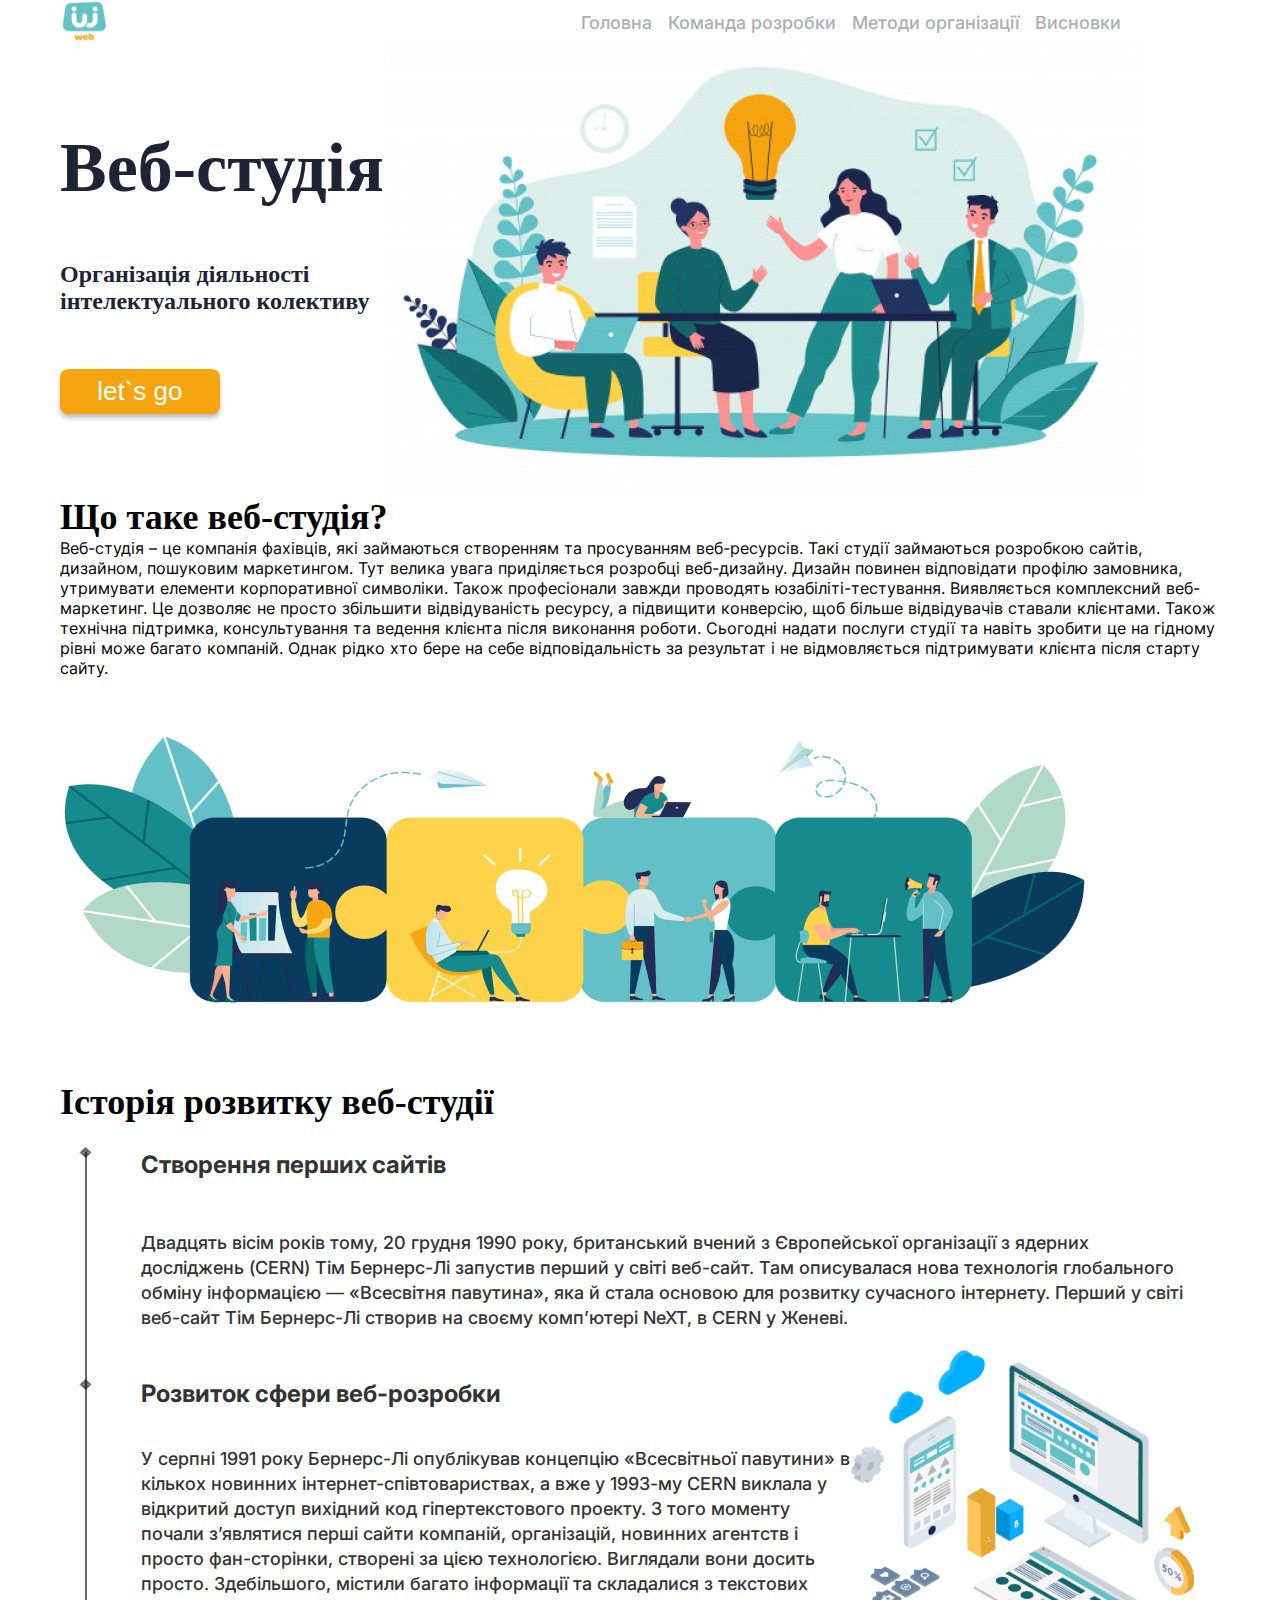
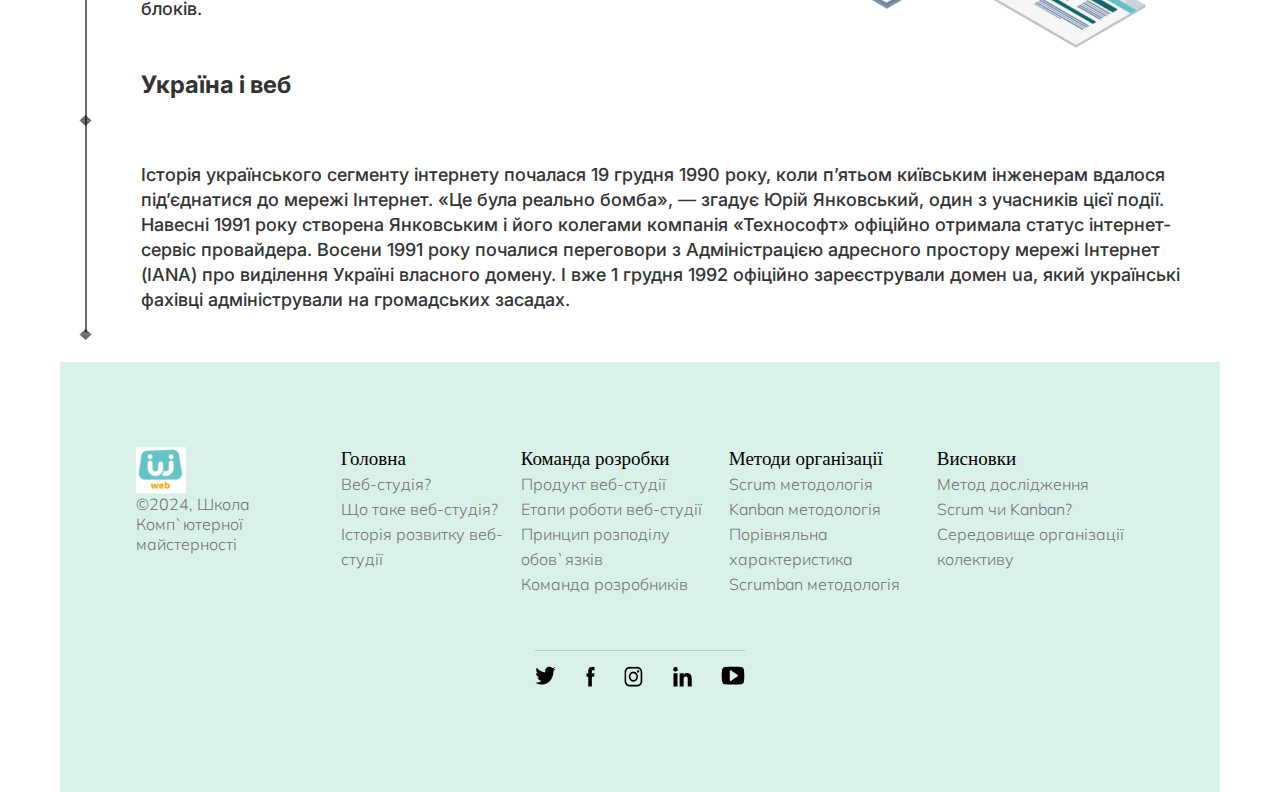
<file: index.html>
<!DOCTYPE html>
<html lang="en">
<head>
    <meta charset="UTF-8">
    <meta name="viewport" content="width=device-width, initial-scale=1.0">
    <link rel="stylesheet" href="css/style.css">
    <title>Веб-студія</title>
    <link rel="shortcut icon" href="img/favicon.png" type="image/x-icon">
    <link rel="preconnect" href="https://fonts.googleapis.com">
    <link rel="preconnect" href="https://fonts.gstatic.com" crossorigin>
    <link href="https://fonts.googleapis.com/css2?family=Inter:wght@100..900&family=Mulish:ital,wght@0,200..1000;1,200..1000&display=swap" rel="stylesheet">
    <link rel="preconnect" href="https://fonts.googleapis.com">
    <link rel="preconnect" href="https://fonts.gstatic.com" crossorigin>
    <link href="https://fonts.googleapis.com/css2?family=Mulish:ital@0;1&display=swap" rel="stylesheet">
    <link rel="preconnect" href="https://fonts.googleapis.com">
    <link rel="preconnect" href="https://fonts.gstatic.com" crossorigin>
    <link href="https://fonts.googleapis.com/css2?family=Mulish:ital@0;1&display=swap" rel="stylesheet">
</head>
<body>
    <div class="container">
        <header class="header">
            <img class="logo" src="img/logo.png" alt="Зображення">
            <input id="check" type="checkbox">
            <label for="check">
                <span></span>
            </label>
            <ul>
                <li><a class="link" href="index.html">Головна</a></li>
                <li><a class="link" href="comand_web_it.html">Команда розробки</a></li>
                <li><a class="link" href="organisations.html">Методи організації</a></li>
                <li><a class="link" href="results.html">Висновки</a></li>
            </ul>
        </header>
        <main class="main">
            <section class="section1" id="1"> 
                <div class="text_section1">
                    <h1 class="title_section1">Веб-студія</h1>
                    <p class="content_section1">Організація діяльності<br>інтелектуального колективу</p>
                    <button type="submit" class="button">let`s go</button>
                </div>
                <picture>
                    <source srcset="img/section1@1x.png 1x, img/section1@2x.png 2x" media="(min-width: 500px)"/>
                    <img src="img/section1@1x.png" alt="Тут мало бути зображення" class="img_section1">
                </picture>
            </section>
            <section class="section2" id="2">
                <h1 class="title_section2">Що таке веб-студія?</h1>
                <p class="text_section2">Веб-студія – це компанія фахівців, які займаються створенням та просуванням веб-ресурсів. Такі студії займаються розробкою сайтів, дизайном, пошуковим маркетингом. Тут велика увага приділяється розробці веб-дизайну. Дизайн повинен відповідати профілю замовника, утримувати елементи корпоративної символіки. Також професіонали завжди проводять юзабіліті-тестування. Виявляється комплексний веб-маркетинг. Це дозволяє не просто збільшити відвідуваність ресурсу, а підвищити конверсію, щоб більше відвідувачів ставали клієнтами. Також технічна підтримка, консультування та ведення клієнта після виконання роботи. Сьогодні надати послуги студії та навіть зробити це на гідному рівні може багато компаній. Однак рідко хто бере на себе відповідальність за результат і не відмовляється підтримувати клієнта після старту сайту.</p>
                <picture>
                    <source srcset="img/section2@1x.png 1x, img/section2@2x.png 2x" media="(min-width: 500px)"/>
                    <img src="img/section2@1x.png" alt="Тут мало бути зображення" class="img_section2">
                </picture>
            </section>
            <section class="block_history" id="3">
                <h1 class="title_history">Історія розвитку веб-студії</h1>
                <section class="container_block_history">
                    <section class="container_time">
                        <section class="point1">
                            <img src="img/point.svg" alt="point">
                        </section>
                        <section class="point2">
                            <img src="img/point.svg" alt="point">
                        </section>
                        <section class="line_time"></section>
                        <section class="point3">
                            <img src="img/point.svg" alt="point">
                        </section>
                        <section class="point4">
                            <img src="img/point.svg" alt="point">
                        </section>
                    </section>
                    <section class="container_block_text_and_img">
                        <section class="block_history_text">
                            <h1>Створення перших сайтів</h1>
                            <p class="text_block_history_text">Двадцять вісім років тому, 20 грудня
                                1990 року, британський вчений з Європейської організації з ядерних досліджень
                                (CERN) Тім Бернерс-Лі запустив перший у світі веб-сайт. Там описувалася нова технологія глобального обміну інформацією
                                — «Всесвітня павутина», яка й стала основою для розвитку сучасного інтернету. Перший у світі веб-сайт Тім Бернерс-Лі
                                    створив на своєму компʼютері NeXT, в CERN у Женеві.
                            </p>
                        </section>
                        <section class="block_history_text_and_img">
                            <section class="text_history_and_img">
                                <h1>Розвиток сфери веб-розробки</h1>
                                <p class="text_block_history_text">У серпні 1991 року Бернерс-Лі опублікував концепцію «Всесвітньої павутини» 
                                    в кількох новинних інтернет-співтовариствах, а вже у 1993-му CERN виклала у відкритий доступ вихідний код 
                                    гіпертекстового проекту. З того моменту почали зʼявлятися перші сайти компаній, організацій, 
                                    новинних агентств і просто фан-сторінки, створені за цією технологією. Виглядали вони досить просто. Здебільшого, містили багато інформації та складалися з текстових блоків.
                                </p>
                            </section>
                            <picture>
                                <source srcset="img/it@1x.png 1x, img/it@2x.png 2x, img/it@3x.png 3x">
                                <img src="img/it@1x.png" alt="">
                            </picture>
                        </section>
                            <section class="block_history_text">
                                <h1>Україна і веб</h1>
                                <p class="text_block_history_text">Історія українського сегменту інтернету почалася 19 грудня 1990 року, 
                                    коли пʼятьом київським інженерам вдалося підʼєднатися до мережі Інтернет. «Це була реально бомба», 
                                    — згадує Юрій Янковський, один з учасників цієї події. Навесні 1991 року створена Янковським і його колегами компанія 
                                    «Технософт» офіційно отримала статус інтернет-сервіс провайдера. Восени 1991 року почалися переговори з Адміністрацією адресного простору мережі Інтернет 
                                    (IANA) про виділення Україні власного домену. І вже 1 грудня 1992 офіційно зареєстрували домен ua, 
                                    який українські фахівці адміністрували на громадських засадах.
                                </p>
                            </section>
                    </section>
                </section>
            </section>
        </main>
        <footer>
            <nav class="footernav">
                <div class="footerblocklogo">
                    <img src="img/logofooter.png" class="logofooter">
                    <p class="copyrigth">©2024, Школа Комп`ютерної майстерності</p>
                </div>
                <div class="container_footerblock">
                    <div class="footerblock">
                        <a href="index.html" class="mainnavlink">Головна</a>
                        <a class="mainnavlink navlink" href="#1"><p>Веб-студія?</p></a>
                        <a class="mainnavlink navlink" href="#2"><p>Що таке веб-студія?</p></a>
                        <a class="mainnavlink navlink" href="#3"><p>Історія розвитку веб-студії</p></a>
                    </div>
                    <div class="footerblock">
                        <a href="comand_web_it.html" class="mainnavlink">Команда розробки</a>
                        <a class="mainnavlink navlink" href="#4"><p>Продукт веб-студії</p></a>
                        <a class="mainnavlink navlink" href="#5"><p>Етапи роботи веб-студії</p></a>
                        <a class="mainnavlink navlink" href="#6"><p>Принцип розподілу обов`язків</p></a>
                        <a class="mainnavlink navlink" href="#7"><p>Команда розробників</p></a>
                    </div>
                    <div class="footerblock">
                        <a href="organisations.html" class="mainnavlink">Методи організації</a>
                        <a class="mainnavlink navlink" href="#8"><p>Scrum методологія</p></a>
                        <a class="mainnavlink navlink" href="#9"><p>Kanban методологія</p></a>
                        <a class="mainnavlink navlink" href="#10"><p>Порівняльна характеристика</p></a>
                        <a class="mainnavlink navlink" href="#11"><p>Scrumban методологія</p></a>
                    </div>
                    <div class="footerblock">
                        <a href="results.html" class="mainnavlink">Висновки</a>
                        <a class="mainnavlink navlink" href="#12"><p>Метод дослідження</p></a>
                        <a class="mainnavlink navlink" href="#13"><p>Scrum чи Kanban?</p></a>
                        <a class="mainnavlink navlink" href="#14"><p>Середовище організації колективу</p></a>
                    </div>
                </div>
            </nav>
            <div class="block_socials">
                <div class="block_icons">
                    <a href="https://twitter.com/" target="_blank"><img src="img/twitter.png" alt="twitter"></a>
                    <a href="https://facebook.com/" target="_blank"><img src="img/facebook.png" alt="facebook"></a>
                    <a href="https://instagram.com/" target="_blank"><img src="img/instagram.png" alt="instagram"></a>
                    <a href="https://linkedin.com/feed/" target="_blank"><img src="img/linkedin.png" alt="linkedin"></a>
                    <a href="https://youtube.com/" target="_blank" hreflang=""><img src="img/youtube.png" alt="youtube"></a>
                </div>
            </div>
        </footer>
    </div>
</body>
</html>
</file>
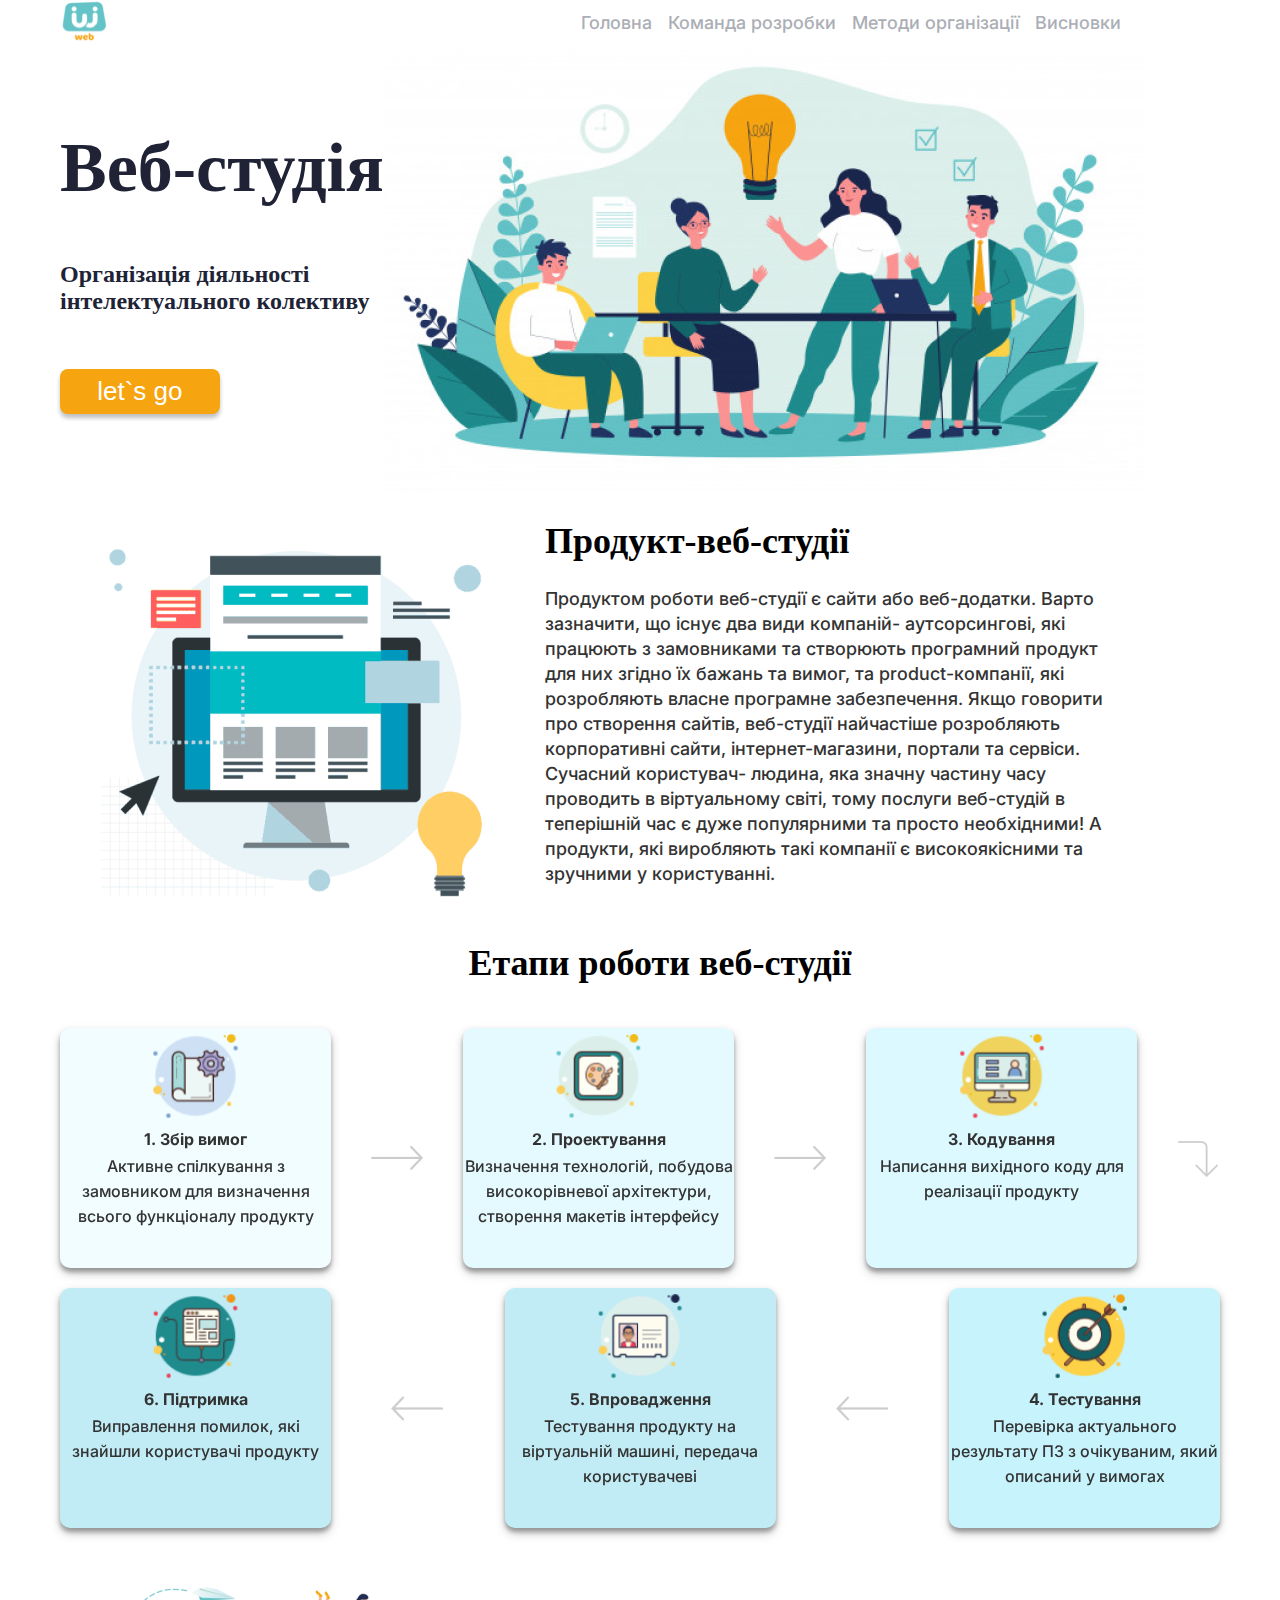
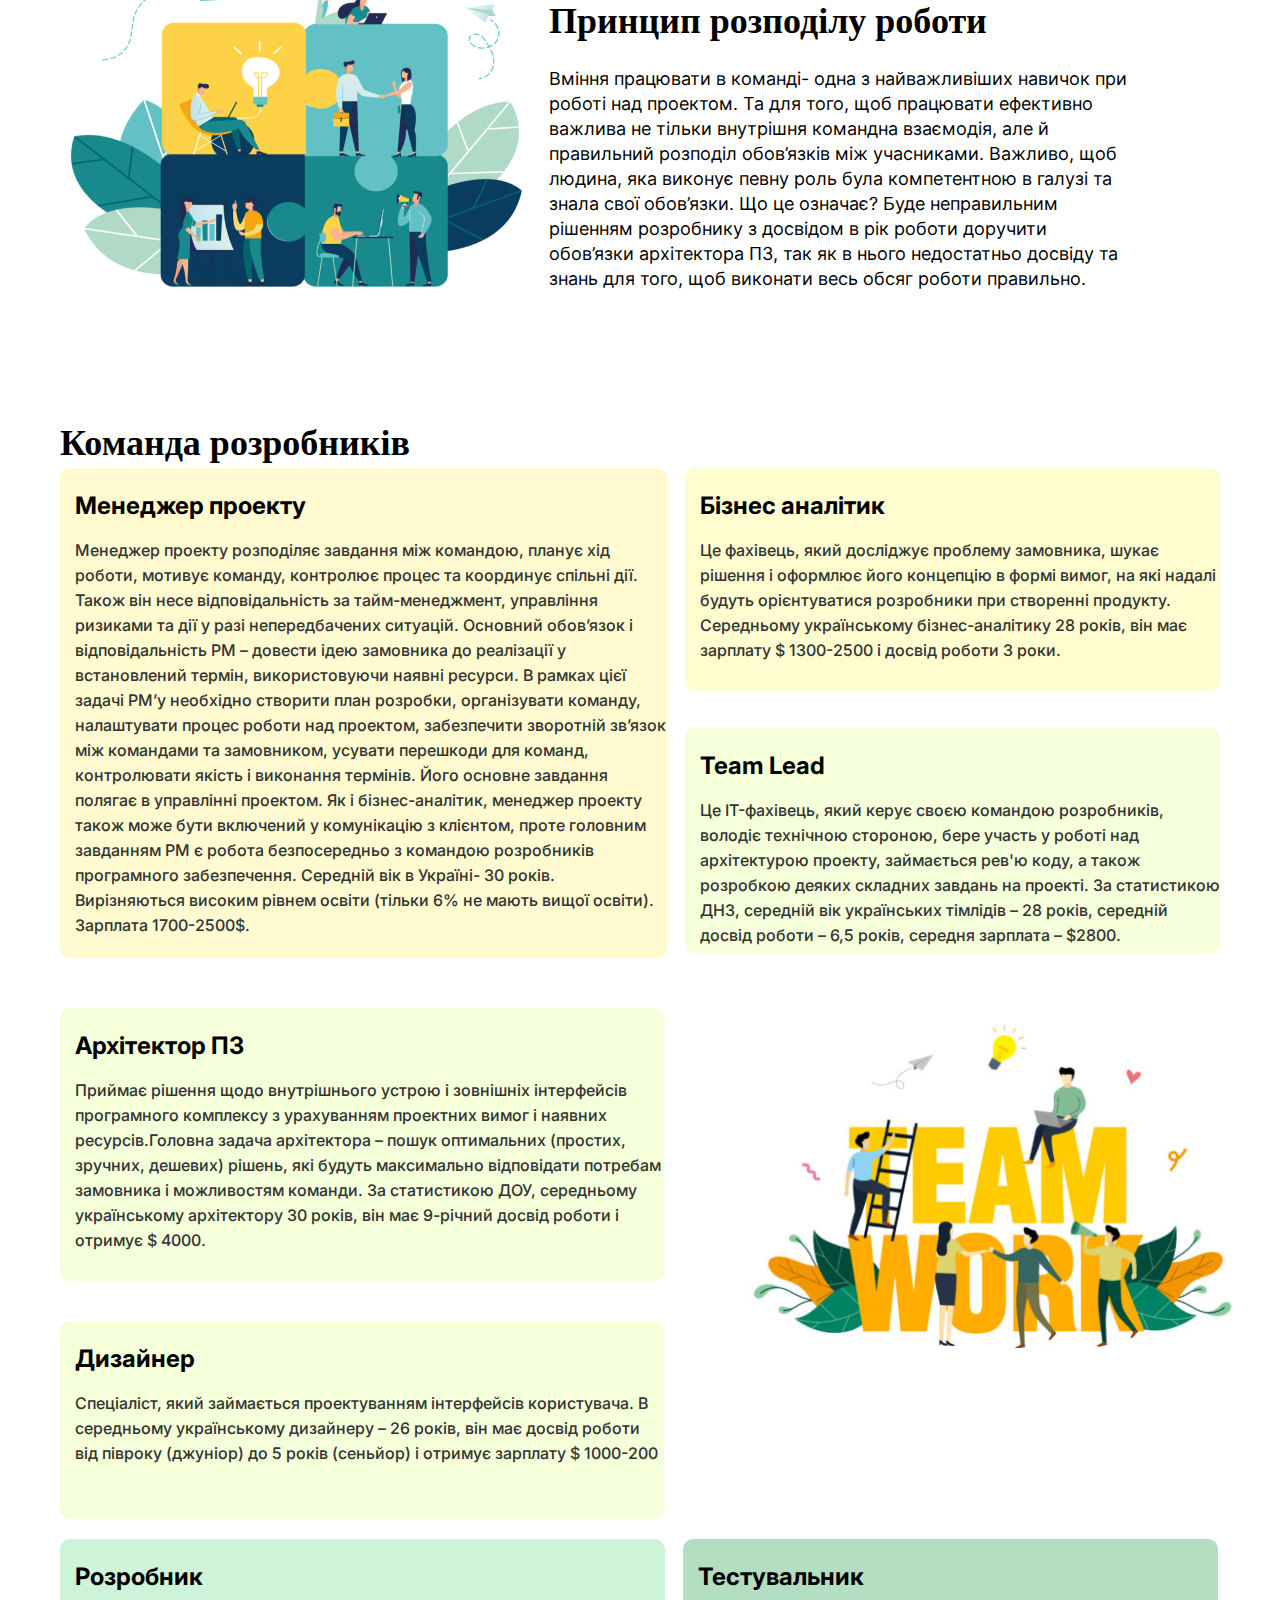
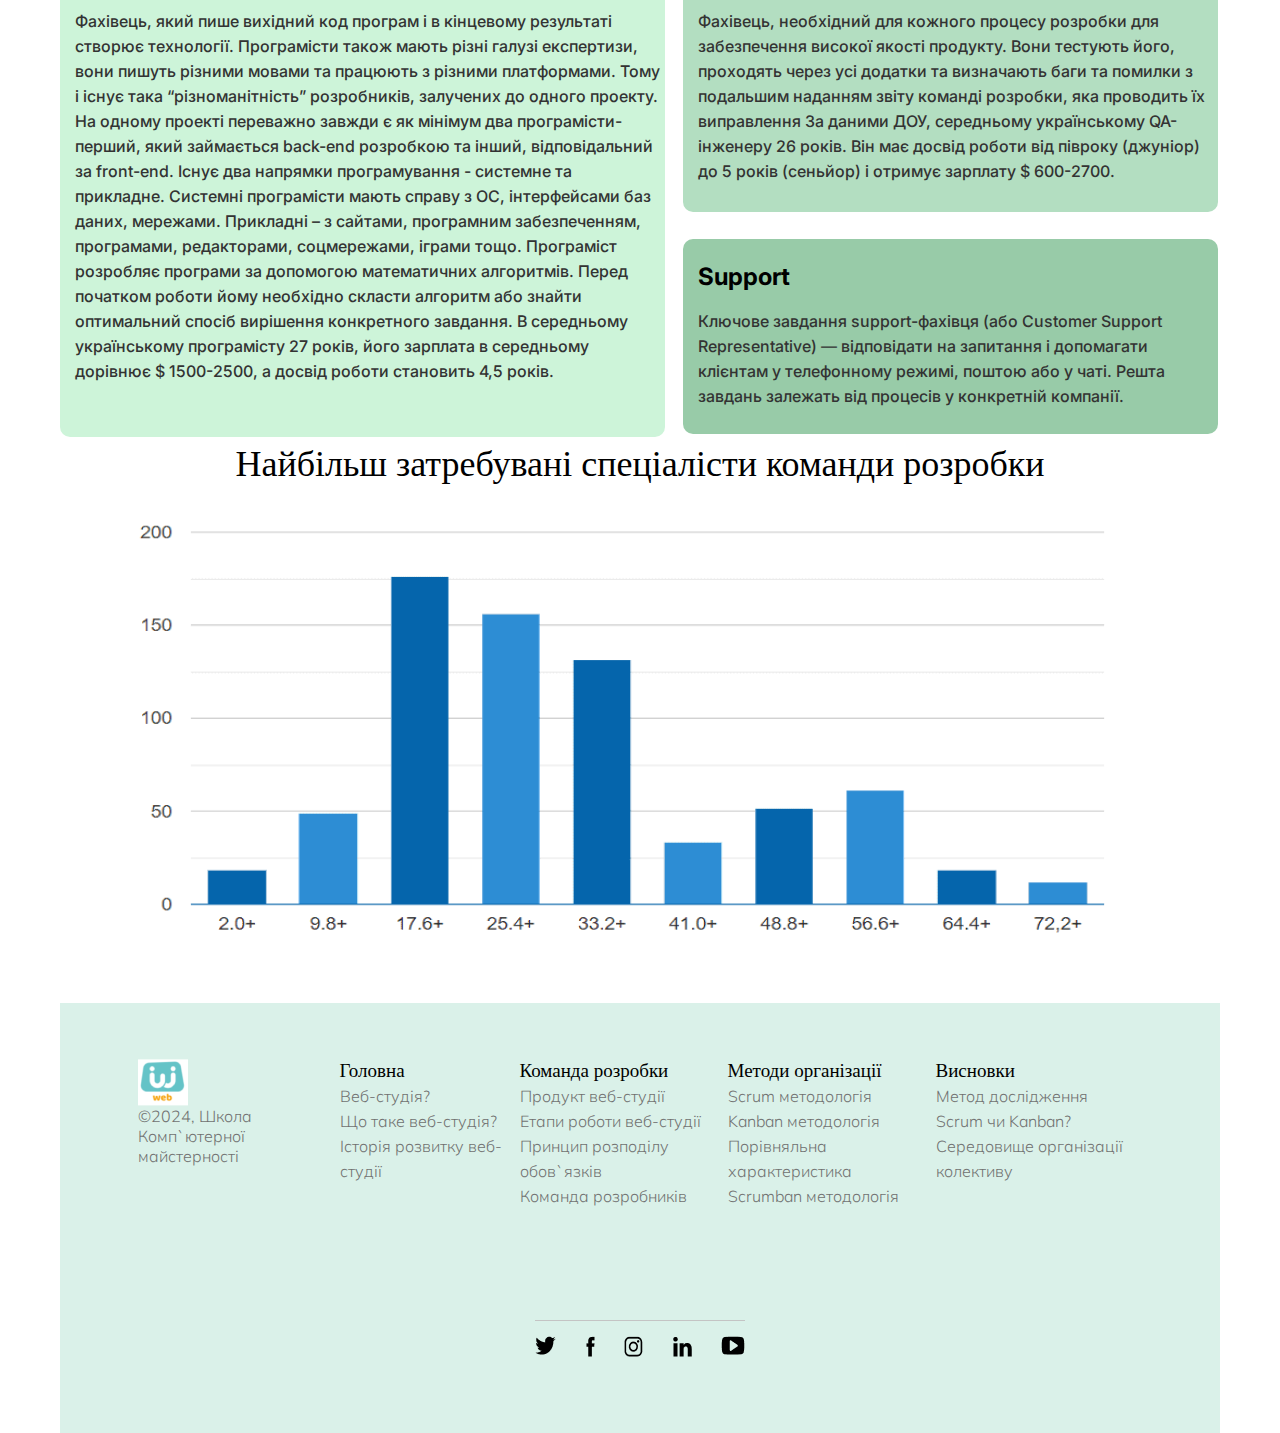
<file: comand_web_it.html>
<!DOCTYPE html>
<html lang="en">
<head>
    <meta charset="UTF-8">
    <meta name="viewport" content="width=device-width, initial-scale=1.0">
    <link rel="stylesheet" href="css/comand_web_it.css">
    <title>Команда розробки</title>
    <link rel="shortcut icon" href="img/favicon.png" type="image/x-icon">
    <link rel="preconnect" href="https://fonts.googleapis.com">
    <link rel="preconnect" href="https://fonts.gstatic.com" crossorigin>
    <link href="https://fonts.googleapis.com/css2?family=Inter:wght@100..900&family=Mulish:ital,wght@0,200..1000;1,200..1000&display=swap" rel="stylesheet">
    <link rel="preconnect" href="https://fonts.googleapis.com">
    <link rel="preconnect" href="https://fonts.gstatic.com" crossorigin>
    <link href="https://fonts.googleapis.com/css2?family=Mulish:ital@0;1&display=swap" rel="stylesheet">
    <link rel="preconnect" href="https://fonts.googleapis.com">
    <link rel="preconnect" href="https://fonts.gstatic.com" crossorigin>
    <link href="https://fonts.googleapis.com/css2?family=Mulish:ital@0;1&display=swap" rel="stylesheet">
</head>
<body>
    <div class="container">
        <header class="header">
            <img class="logo" src="img/logo.png" alt="Зображення">
            <input id="check" type="checkbox">
            <label for="check">
                <span class="header_span"></span>
            </label>
            <ul>
                <li><a class="link" href="index.html">Головна</a></li>
                <li><a class="link" href="comand_web_it.html">Команда розробки</a></li>
                <li><a class="link" href="organisations.html">Методи організації</a></li>
                <li><a class="link" href="results.html">Висновки</a></li>
            </ul>
        </header>
        <section class="section1"> 
            <div class="text_section1">
                <h1 class="title_section1">Веб-студія</h1>
                <p class="content_section1">Організація діяльності<br>інтелектуального колективу</p>
                <button type="submit" class="button">let`s go</button>
            </div>
            <picture>
                <source srcset="img/section1@1x.png 1x, img/section1@2x.png 2x" media="(min-width: 500px)"/>
                <img src="img/section1@1x.png" alt="Тут мало бути зображення" class="img_section1">
            </picture>
        </section>
        <div class="section1376">
            <picture class="logo6105">
                <source srcset="img/logo9854@1x.png 1x, img/logo4394@2x.png 2x, img/logo4378@3x.png 3x."/>
                <img src="img/logo9854@1x.png" alt="logo" class="logo98">
            </picture>
            <div class="block9456" id="4">
                <div class="wrapper0234">Продукт-веб-студії</div>
                <p class="p9264">Продуктом роботи веб-студії є сайти або веб-додатки. Варто зазначити, що існує два види компаній- аутсорсингові, які працюють з замовниками та створюють програмний продукт для них згідно їх бажань та вимог, та product-компанії, які розробляють власне програмне забезпечення. Якщо говорити про створення сайтів, веб-студії найчастіше розробляють корпоративні сайти, інтернет-магазини, портали та сервіси. Сучасний користувач- людина, яка значну частину часу проводить в віртуальному світі, тому послуги веб-студій в теперішній час є дуже популярними та просто необхідними! А продукти, які виробляють такі компанії є високоякісними та зручними у користуванні.</p>
            </div>
        </div>
        <div class="block_steps" id="5">
            <h1>Етапи роботи веб-студії</h1>
            <div class="container_block_steps">
                <div class="block_step">
                    <img src="img/step_icon1.png" alt="" class="icon_step">
                    <p class="text_step"><span>1. Збір вимог</span><br>
                        Активне спілкування з замовником для визначення всього функціоналу продукту</p>
                </div>
                <img src="img/arrow_right.png" alt="" class="arrow_right">
                <div class="block_step">
                    <img src="img/step_icon2.png" alt="" class="icon_step">
                    <p class="text_step"><span>2. Проектування</span><br>
                        Визначення технологій, побудова високорівневої архітектури, створення макетів інтерфейсу</p>
                </div>
                <img src="img/arrow_down.png" alt="" class="arrow_down">
                <img src="img/arrow_right.png" alt="" class="arrow_right">
                <div class="block_step">
                    <img src="img/step_icon3.png" alt="" class="icon_step">
                    <p class="text_step"><span>3. Кодування</span><br>
                        Написання вихідного коду для реалізації продукту</p>
                </div>
                <img src="img/arrow_down.png" alt="" class="arrow_down">
                <img src="img/arrow_right.png" alt="" class="arrow_right2">
                <div class="block_step">
                    <img src="img/step_icon4.png" alt="" class="icon_step">
                    <p class="text_step"><span>4. Тестування</span><br>
                        Перевірка актуального результату ПЗ з очікуваним, який описаний у вимогах</p>
                </div>
                <img src="img/arrow_down2.png" alt="" class="arrow_down2">
                <img src="img/arrow_left.png" alt="" class="arrow_left">
                <div class="block_step">
                    <img src="img/step_icon5.png" alt="" class="icon_step">
                    <p class="text_step"><span>5. Впровадження</span><br>
                        Тестування продукту на віртуальній машині, передача користувачеві</p>
                </div>
                <img src="img/arrow_left.png" alt="" class="arrow_left">
                <div class="block_step">
                    <img src="img/step_icon6.png" alt="" class="icon_step">
                    <p class="text_step"><span>6. Підтримка</span><br>
                        Виправлення помилок, які знайшли користувачі продукту</p>
                </div>
            </div>
        </div>
        <div class="section1279" id="6">
            <picture class="logo6185">
                <source srcset="img/image1278@1x.png 1x, img/image1278@2x.png 2x, img/image1278@3x.png 3x."/>
                <img src="img/logo9854@1x.png" alt="">
            </picture>
            <div class="block9491">
                <div class="wrapper9234">Принцип розподілу роботи</div>
                <p class="p9874">
                Вміння працювати в команді- одна з найважливіших навичок при роботі над проектом. Та для того, щоб працювати ефективно важлива не тільки внутрішня командна взаємодія, але й правильний розподіл обов’язків між учасниками. Важливо, щоб людина, яка виконує певну роль була компетентною в галузі та знала свої обов’язки. Що це означає? Буде неправильним рішенням розробнику з досвідом в рік роботи доручити обов’язки архітектора ПЗ, так як в нього недостатньо досвіду та знань для того, щоб виконати весь обсяг роботи правильно.
                </p>
            </div>
        </div>
        <section class="team" id="7">
            <h2 class="h2">Команда розробників</h2>
            <div class="container_team">
                <div class="men">
                    <input type="checkbox" name="" id="checks1" class="checks1">
                    <label for="checks1">
                        <h3 class="h3">Менеджер проекту</h3>
                    </label>
                    <p class="p">Менеджер проекту розподіляє завдання між командою, планує хід роботи, мотивує команду, контролює процес та координує спільні дії. Також він несе відповідальність за тайм-менеджмент, управління ризиками та дії у разі непередбачених ситуацій. Основний обов’язок і відповідальність PM – довести ідею замовника до реалізації у встановлений термін, використовуючи наявні ресурси. В рамках цієї задачі PM’у необхідно створити план розробки, організувати команду, налаштувати процес роботи над проектом, забезпечити зворотній зв’язок між командами та замовником, усувати перешкоди для команд, контролювати якість і виконання термінів. Його основне завдання полягає в управлінні проектом. Як і бізнес-аналітик, менеджер проекту також може бути включений у комунікацію з клієнтом, проте головним завданням PM є робота безпосередньо з командою розробників програмного забезпечення. Середній вік в Україні- 30 років. Вирізняються високим рівнем освіти (тільки 6% не мають вищої освіти). Зарплата 1700-2500$.</p>
                </div>
                <div class="buzne">
                    <input type="checkbox" name="" id="checks2">
                    <label for="checks2">
                        <h3 class="h3">Бізнес аналітик</h3>
                    </label>
                    <p class="p">Це фахівець, який досліджує проблему замовника, шукає рішення і оформлює його концепцію в формі вимог, на які надалі будуть орієнтуватися розробники при створенні продукту. Середньому українському бізнес-аналітику 28 років, він має зарплату $ 1300-2500 і досвід роботи 3 роки.</p>
                </div>
                <div class="tele">
                    <input type="checkbox" name="" id="checks3">
                    <label for="checks3">
                        <h3 class="h3">Team Lead</h3>
                    </label>
                    <p class="p">Це IT-фахівець, який керує своєю командою розробників, володіє технічною стороною, бере участь у роботі над архітектурою проекту, займається рев'ю коду, а також розробкою деяких складних завдань на проекті. За статистикою ДНЗ, середній вік українських тімлідів – 28 років, середній досвід роботи – 6,5 років, середня зарплата – $2800.</p>
                </div>
                <div class="Ar">
                    <input type="checkbox" id="checks4">
                    <label for="checks4">
                        <h3 class="h3">Архітектор ПЗ</h3>
                    </label>
                    <p class="p">
    Приймає рішення щодо внутрішнього устрою і зовнішніх інтерфейсів програмного комплексу з урахуванням проектних вимог і наявних ресурсів.Головна задача архітектора – пошук оптимальних (простих, зручних, дешевих) рішень, які будуть максимально відповідати потребам замовника і можливостям команди. За статистикою ДОУ, середньому українському архітектору 30 років, він має 9-річний досвід роботи і отримує $ 4000.</p>
                </div>
                <div class="Di">
                    <input type="checkbox" name="" id="checks5">
                    <label class="label_comamnd" for="checks5">
                        <h3 class="h3">Дизайнер</h3>
                    </label>
                    <p class="p">Спеціаліст, який займається проектуванням інтерфейсів користувача. В середньому українському дизайнеру – 26 років, він має досвід роботи від півроку (джуніор) до 5 років (сеньйор) і отримує зарплату $ 1000-200</p>
                </div>
                <picture>
                    <source media="(min-width:1280px)" srcset="img/team1x.png 1x,img/team2x.png 2x,img/team3x.png 3x">
                    <img class="im" src="img/team1x.png" alt="Проект">
                </picture>
                <div class="ro">
                    <input type="checkbox" name="" id="checks6">
                    <label for="checks6">
                        <h3 class="h3">Розробник</h3>
                    </label>
                    <p class="p">Фахівець, який пише вихідний код програм і в кінцевому результаті створює технології. Програмісти також мають різні галузі експертизи, вони пишуть різними мовами та працюють з різними платформами. Тому і існує така “різноманітність” розробників, залучених до одного проекту. На одному проекті переважно завжди є як мінімум два програмісти- перший, який займається back-end розробкою та інший, відповідальний за front-end. Існує два напрямки програмування - системне та прикладне. Системні програмісти мають справу з ОС, інтерфейсами баз даних, мережами. Прикладні – з сайтами, програмним забезпеченням, програмами, редакторами, соцмережами, іграми тощо. Програміст розробляє програми за допомогою математичних алгоритмів. Перед початком роботи йому необхідно скласти алгоритм або знайти оптимальний спосіб вирішення конкретного завдання. В середньому українському програмісту 27 років, його зарплата в середньому дорівнює $ 1500-2500, а досвід роботи становить 4,5 років.</p>
                </div>
                <div class="te">
                    <input type="checkbox" name="" id="checks7">
                    <label for="checks7">
                        <h3 class="h3">Тестувальник</h3>
                    </label>
                    <p class="p">Фахівець, необхідний для кожного процесу розробки для забезпечення високої якості продукту. Вони тестують його, проходять через усі додатки та визначають баги та помилки з подальшим наданням звіту команді розробки, яка проводить їх виправлення За даними ДОУ, середньому українському QA-інженеру 26 років. Він має досвід роботи від півроку (джуніор) до 5 років (сеньйор) і отримує зарплату $ 600-2700.</p>
                </div>
                <div class="su">
                    <input type="checkbox" name="" id="checks8">
                    <label for="checks8">
                        <h3 class="h3">Support</h3>
                    </label>
                    <p class="p">Ключове завдання support-фахівця (або Customer Support Representative) — відповідати на запитання і допомагати клієнтам у телефонному режимі, поштою або у чаті. Решта завдань залежать від процесів у конкретній компанії.</p>
                </div>
            </div>
        </section>
        <div class="section1364"> 
            <p class="wrapper9104">Найбільш затребувані спеціалісти команди розробки</p>
            <img src="img/qwert0987.png" alt="" class="qwert0987">
        </div>
        <footer>
            <nav class="footernav">
                <div class="footerblocklogo">
                    <img src="img/logofooter.png" class="logofooter">
                    <p class="copyrigth">©2024, Школа Комп`ютерної майстерності</p>
                </div>
                <div class="container_footerblock">
                    <div class="footerblock">
                        <a href="index.html" class="mainnavlink">Головна</a>
                        <a class="mainnavlink navlink" href="#1"><p>Веб-студія?</p></a>
                        <a class="mainnavlink navlink" href="#2"><p>Що таке веб-студія?</p></a>
                        <a class="mainnavlink navlink" href="#3"><p>Історія розвитку веб-студії</p></a>
                    </div>
                    <div class="footerblock">
                        <a href="comand_web_it.html" class="mainnavlink">Команда розробки</a>
                        <a class="mainnavlink navlink" href="#4"><p>Продукт веб-студії</p></a>
                        <a class="mainnavlink navlink" href="#5"><p>Етапи роботи веб-студії</p></a>
                        <a class="mainnavlink navlink" href="#6"><p>Принцип розподілу обов`язків</p></a>
                        <a class="mainnavlink navlink" href="#7"><p>Команда розробників</p></a>
                    </div>
                    <div class="footerblock">
                        <a href="organisations.html" class="mainnavlink">Методи організації</a>
                        <a class="mainnavlink navlink" href="#8"><p>Scrum методологія</p></a>
                        <a class="mainnavlink navlink" href="#9"><p>Kanban методологія</p></a>
                        <a class="mainnavlink navlink" href="#10"><p>Порівняльна характеристика</p></a>
                        <a class="mainnavlink navlink" href="#11"><p>Scrumban методологія</p></a>
                    </div>
                    <div class="footerblock">
                        <a href="results.html" class="mainnavlink">Висновки</a>
                        <a class="mainnavlink navlink" href="#12"><p>Метод дослідження</p></a>
                        <a class="mainnavlink navlink" href="#13"><p>Scrum чи Kanban?</p></a>
                        <a class="mainnavlink navlink" href="#14"><p>Середовище організації колективу</p></a>
                    </div>
                </div>
            </nav>
            <div class="block_socials">
                <div class="block_icons">
                    <a href="https://twitter.com/" target="_blank"><img src="img/twitter.png" alt="twitter"></a>
                    <a href="https://facebook.com/" target="_blank"><img src="img/facebook.png" alt="facebook"></a>
                    <a href="https://instagram.com/" target="_blank"><img src="img/instagram.png" alt="instagram"></a>
                    <a href="https://linkedin.com/feed/" target="_blank"><img src="img/linkedin.png" alt="linkedin"></a>
                    <a href="https://youtube.com/" target="_blank" hreflang=""><img src="img/youtube.png" alt="youtube"></a>
                </div>
            </div>
        </footer>
    </div>
</body>
</html>
</file>
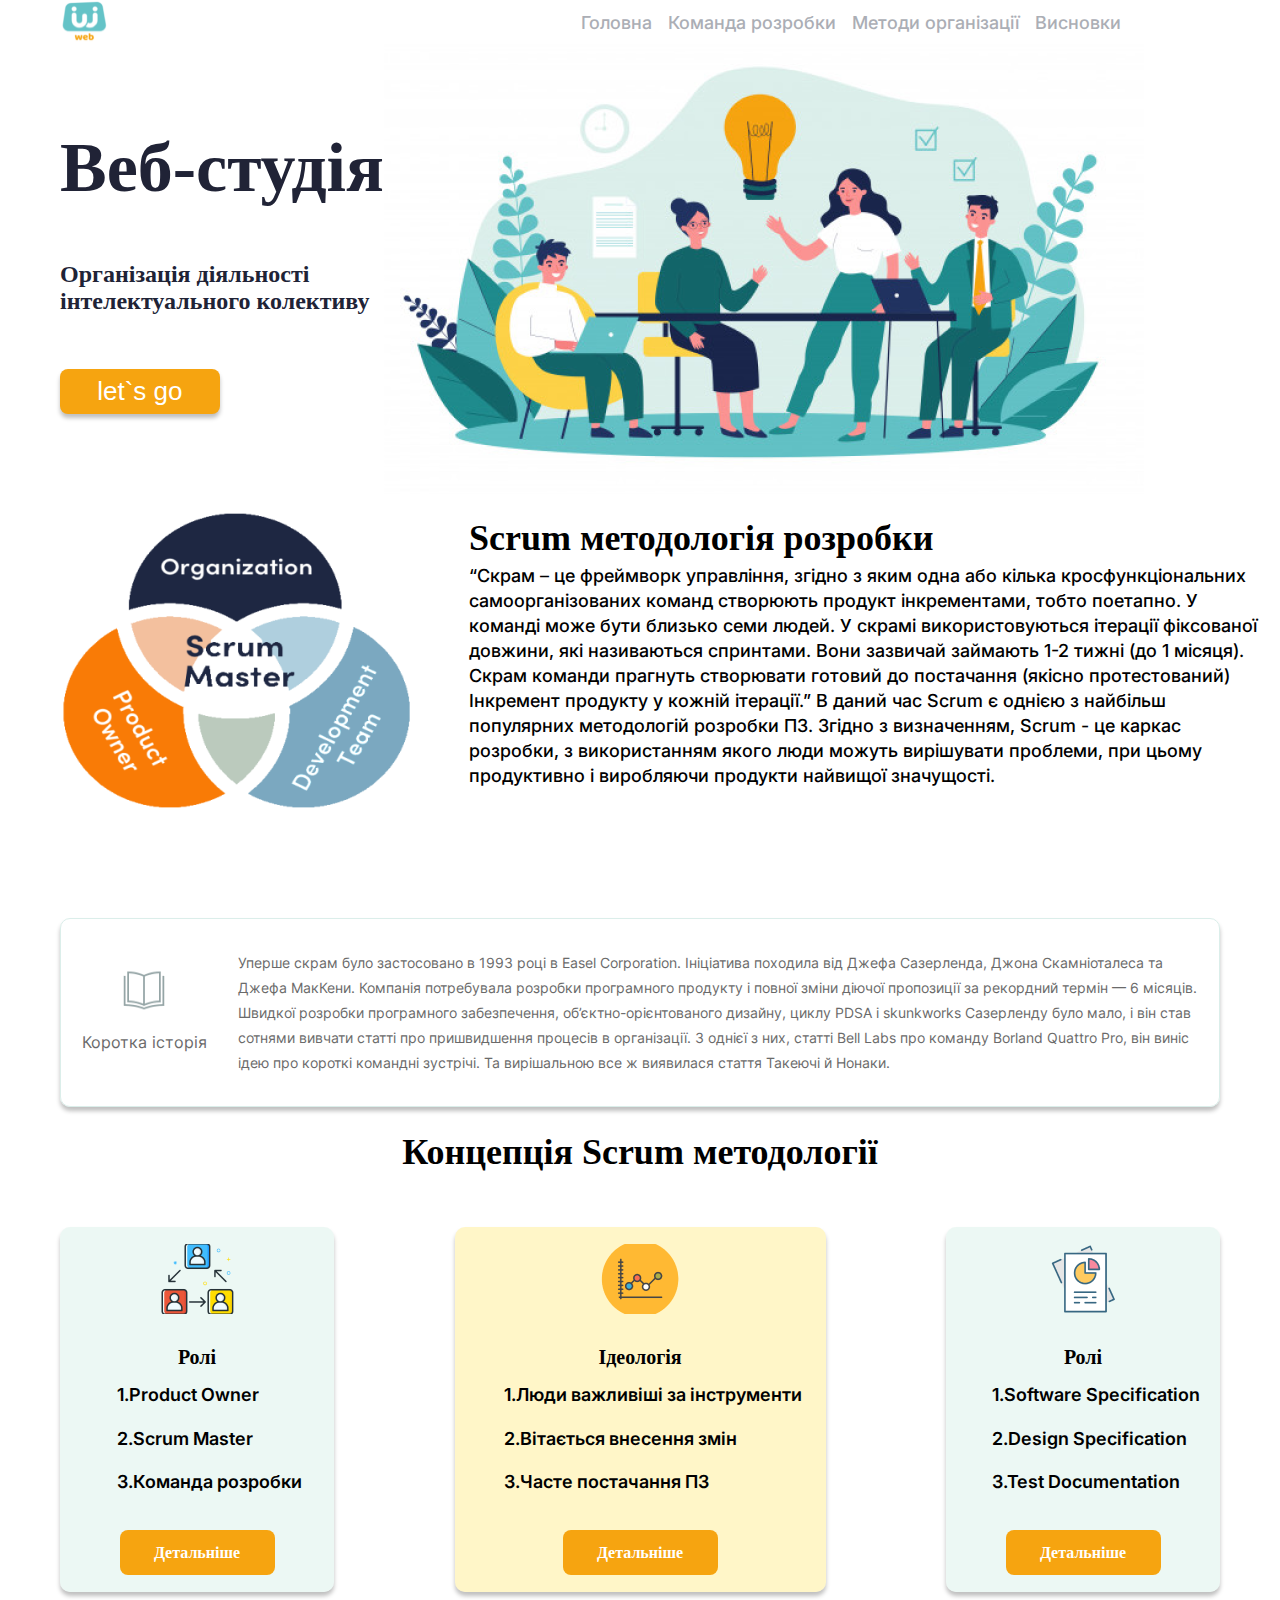
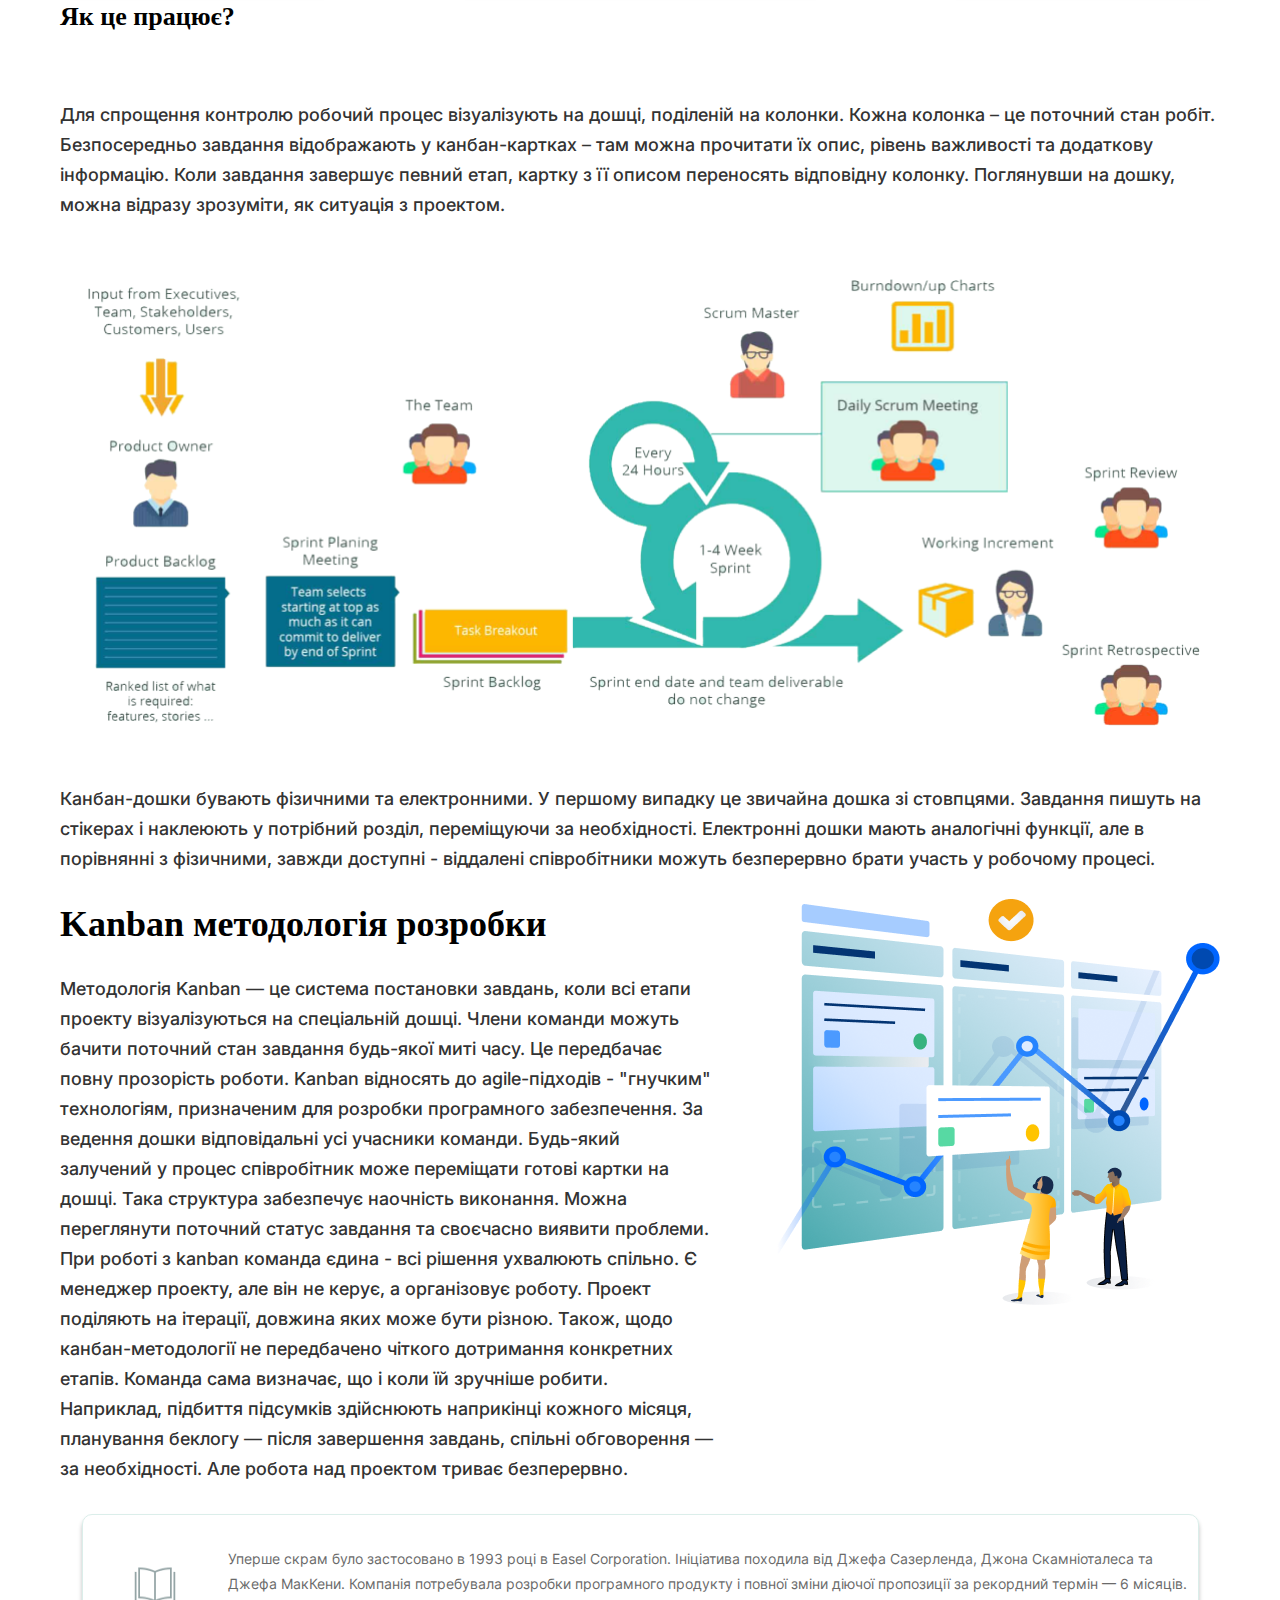
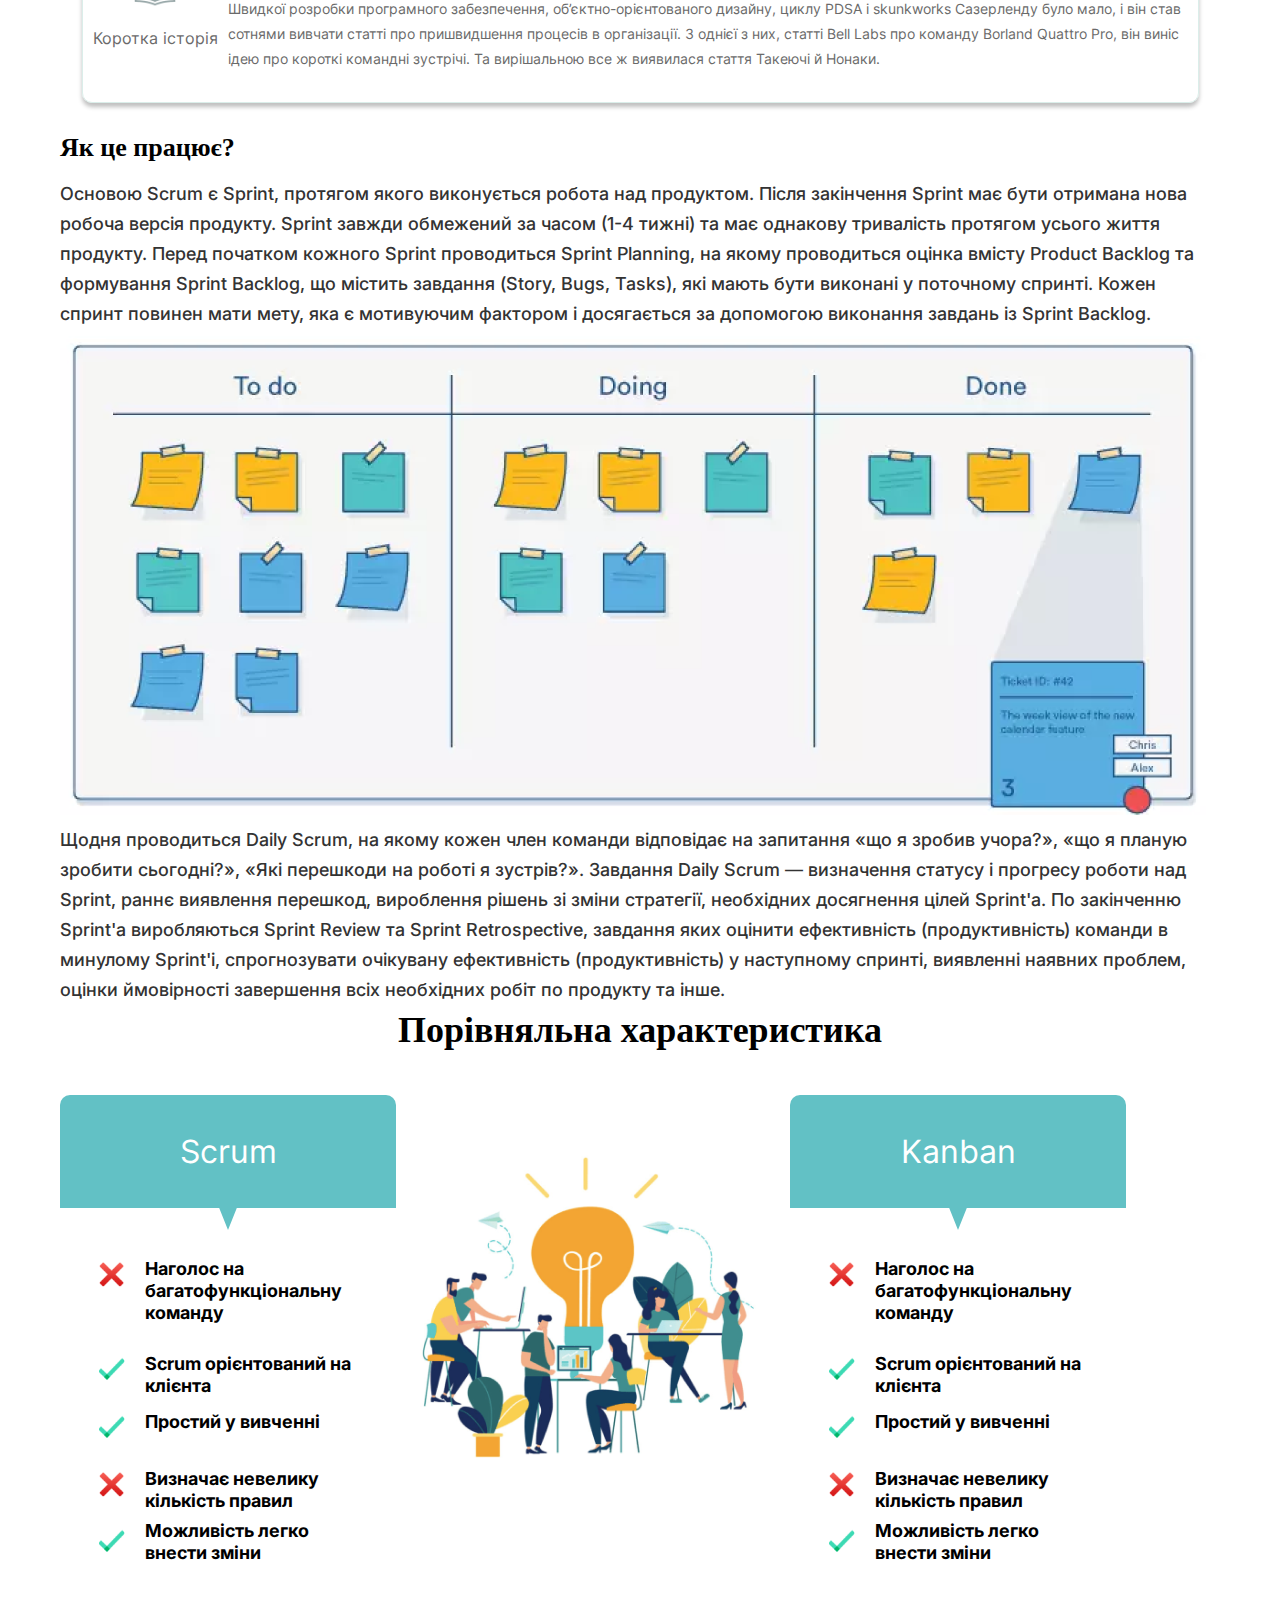
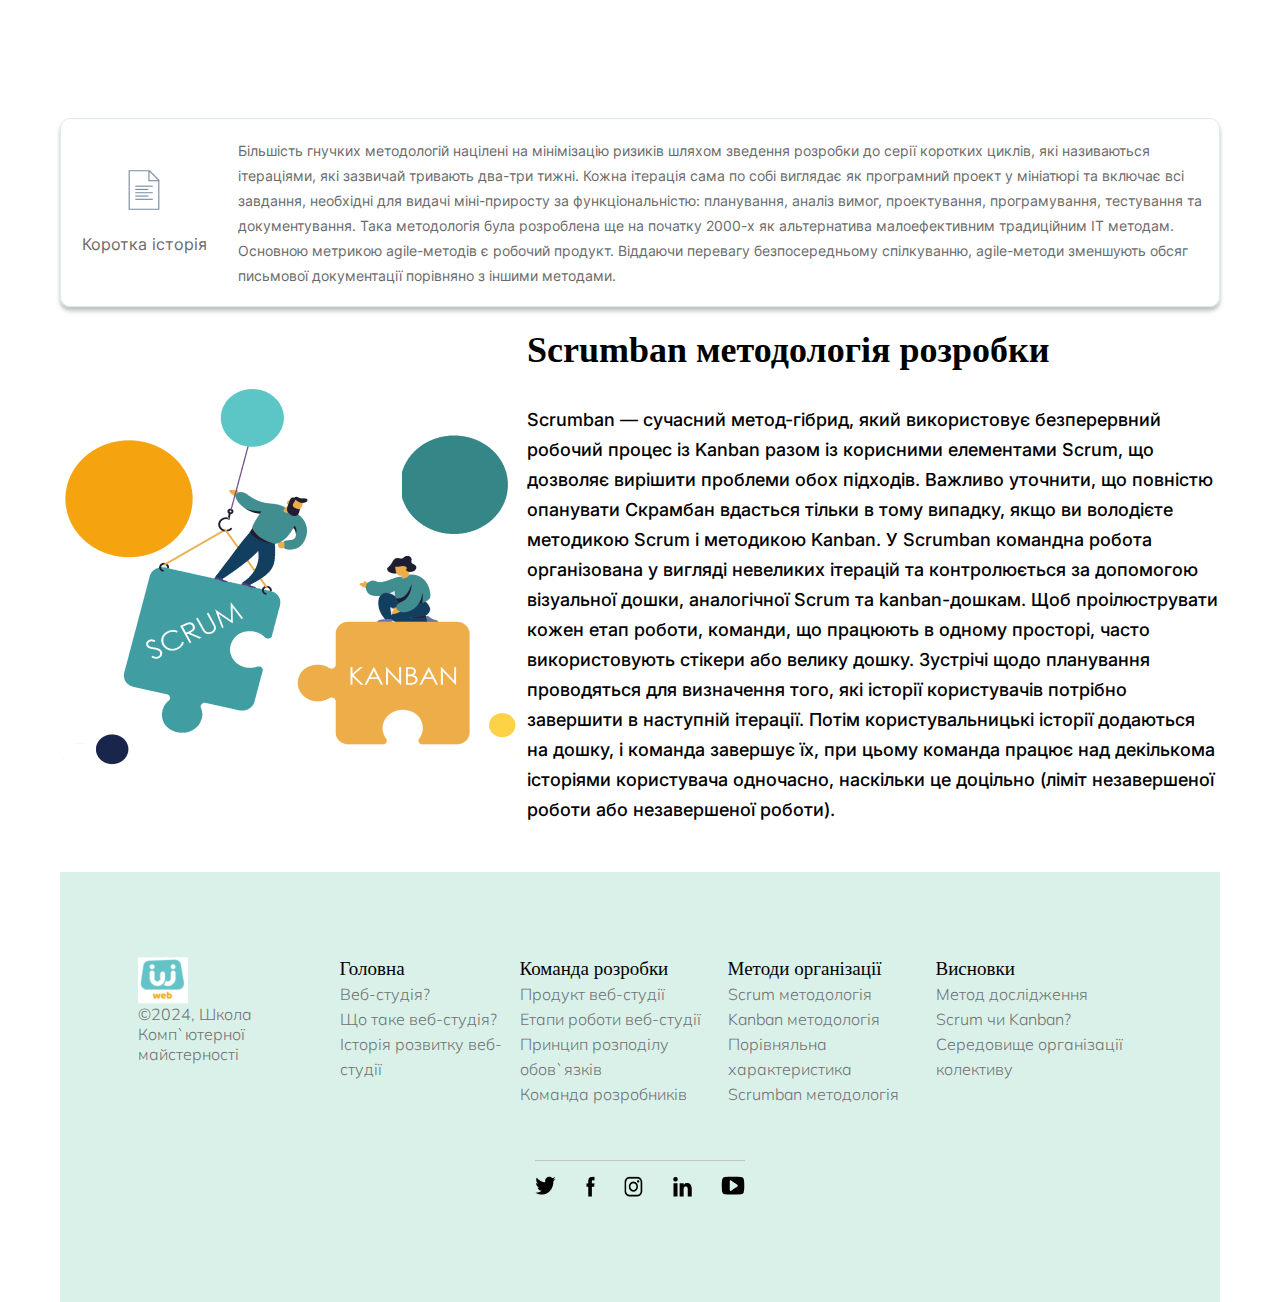
<file: organisations.html>
<!DOCTYPE html>
<html lang="en">
<head>
    <meta charset="UTF-8">
    <meta name="viewport" content="width=device-width, initial-scale=1.0">
    <title>Методи організації</title>
    <link rel="stylesheet" href="css/organisations.css">
    <link rel="shortcut icon" href="img/favicon.png" type="image/x-icon">
    <link rel="preconnect" href="https://fonts.googleapis.com">
    <link rel="preconnect" href="https://fonts.gstatic.com" crossorigin>
    <link href="https://fonts.googleapis.com/css2?family=Inter:wght@100..900&family=Mulish:ital,wght@0,200..1000;1,200..1000&display=swap" rel="stylesheet">
    <link rel="preconnect" href="https://fonts.googleapis.com">
    <link rel="preconnect" href="https://fonts.gstatic.com" crossorigin>
    <link href="https://fonts.googleapis.com/css2?family=Mulish:ital@0;1&display=swap" rel="stylesheet">
    <link rel="preconnect" href="https://fonts.googleapis.com">
    <link rel="preconnect" href="https://fonts.gstatic.com" crossorigin>
    <link href="https://fonts.googleapis.com/css2?family=Mulish:ital@0;1&display=swap" rel="stylesheet">
</head>
<body>
    <div class="container">
        <header class="header">
            <img class="logo" src="img/logo.png" alt="Зображення">
            <input id="check" type="checkbox">
            <label for="check">
                <span></span>
            </label>
            <ul>
                <li><a class="link" href="index.html">Головна</a></li>
                <li><a class="link" href="comand_web_it.html">Команда розробки</a></li>
                <li><a class="link" href="organisations.html">Методи організації</a></li>
                <li><a class="link" href="results.html">Висновки</a></li>
            </ul>
        </header>
        <section class="section1"> 
            <div class="text_section1">
                <h1 class="title_section1">Веб-студія</h1>
                <p class="content_section1">Організація діяльності<br>інтелектуального колективу</p>
                <button type="submit" class="button">let`s go</button>
            </div>
            <picture>
                <source srcset="img/section1@1x.png 1x, img/section1@2x.png 2x" media="(min-width: 500px)"/>
                <img src="img/section1@1x.png" alt="Тут мало бути зображення" class="img_section1">
            </picture>
        </section>
        <div class="scrum_about" id="8">
            <img class="photo" src="img/scrum-master2 1.png">
            <div class="text_scrum">
                <h1 class="h1">Scrum методологія розробки</h1>
                <p class="Scram">“Скрам – це фреймворк управління, згідно з яким одна або кілька кросфункціональних самоорганізованих команд створюють продукт інкрементами, тобто поетапно. У команді може бути близько семи людей. У скрамі використовуються ітерації фіксованої довжини, які називаються спринтами. Вони зазвичай займають 1-2 тижні (до 1 місяця). Скрам команди прагнуть створювати готовий до постачання (якісно протестований) Інкремент продукту у кожній ітерації.” В даний час Scrum є однією з найбільш популярних методологій розробки ПЗ. Згідно з визначенням, Scrum - це каркас розробки, з використанням якого люди можуть вирішувати проблеми, при цьому продуктивно і виробляючи продукти найвищої значущості.</p>
            </div>
        </div>
        <div class="block_short_history">
            <div class="block_history1">
                <img src="img/icon_book.png" alt="" class="icon_history" width="44" height="40">
                <p class="title_history1">Коротка історія</p>
            </div>
            <div class="container_text_history">
                <p class="text_history1">Уперше скрам було застосовано в 
                    1993 році в Easel Corporation. Ініціатива походила від Джефа Сазерленда, 
                    Джона Скамніоталеса та Джефа МакКени. Компанія потребувала розробки 
                    програмного продукту і повної зміни діючої пропозиції за рекордний термін — 
                    6 місяців. Швидкої розробки програмного забезпечення, об’єктно-орієнтованого дизайну, 
                    циклу PDSA і skunkworks Сазерленду було мало, і він став сотнями вивчати статті про 
                    пришвидшення процесів в організації. З однієї з них, статті Bell Labs про команду 
                    Borland Quattro Pro, він виніс ідею про короткі командні зустрічі. Та вирішальною 
                    все ж виявилася стаття Такеючі й Нонаки.
                </p>
            </div>
        </div>
        <section class="block_conception_scrum">
            <h1 class="title_conception">Концепція Scrum методології</h1>
            <div class="container_conception_scrum">
                <div class="block_role">
                    <img src="img/img_conception1.png" alt="">
                    <div class="container_text">
                        <h1>Ролі</h1>
                        <p class="list">1.Product Owner</p>
                        <p class="list">2.Scrum Master</p>
                        <p class="list">3.Команда розробки</p>
                    </div>
                    <button class="button_conception">Детальніше</button>
                </div>
                <div class="block_ideas">
                    <img src="img/img_conception2.png" alt="">
                    <div class="container_text">
                        <h1>Ідеологія</h1>
                        <p class="list">1.Люди важливіші за інструменти</p>
                        <p class="list">2.Вітається внесення змін</p>
                        <p class="list">3.Часте постачання ПЗ</p>
                    </div>
                    <button class="button_conception">Детальніше</button>
                </div>
                <div class="block_documents">
                    <img src="img/img_conception3.png" alt="">
                    <div class="container_text">
                        <h1>Ролі</h1>
                        <p class="list">1.Software Specification</p>
                        <p class="list">2.Design Specification</p>
                        <p class="list">3.Test Documentation</p>
                    </div>
                    <button class="button_conception">Детальніше</button>
                </div>
            </div>
            <div class="container_conception_scrum2">
                <h1>Як це працює?</h1>
                <p class="text_conception">Для спрощення контролю робочий процес 
                    візуалізують на дошці, поділеній на колонки. Кожна колонка – це поточний стан робіт. 
                    Безпосередньо завдання відображають у канбан-картках – там можна прочитати їх опис, 
                    рівень важливості та додаткову інформацію. Коли завдання завершує певний етап, картку 
                    з її описом переносять відповідну колонку. Поглянувши на дошку, можна відразу зрозуміти,
                    як ситуація з проектом.</p>
                <img src="img/scrum_work.png" alt="" class="banner_conception">
                <p class="text_conception">Канбан-дошки бувають фізичними та електронними. У першому випадку
                    це звичайна дошка зі стовпцями. Завдання пишуть на стікерах і наклеюють 
                    у потрібний розділ, переміщуючи за необхідності. Електронні дошки мають 
                    аналогічні функції, але в порівнянні з фізичними, завжди доступні - віддалені 
                    співробітники можуть безперервно брати участь у робочому процесі.</p>
            </div>
            <section class="section_kanban_metologia" id="9">
                <div class="block_text_kanban_metologia">
                    <p class="p_title_kanban_metologia">Kanban методологія розробки</p>
                    <p class="p_text_kanban_metologia">Методологія Kanban — це система постановки завдань, коли всі етапи проекту візуалізуються на спеціальній дошці. Члени команди можуть бачити поточний стан завдання будь-якої миті часу. Це передбачає повну прозорість роботи. Kanban відносять до agile-підходів - "гнучким" технологіям, призначеним для розробки програмного забезпечення. За ведення дошки відповідальні усі учасники команди. Будь-який залучений у процес співробітник може переміщати готові картки на дошці. Така структура забезпечує наочність виконання. Можна переглянути поточний статус завдання та своєчасно виявити проблеми. При роботі з kanban команда єдина - всі рішення ухвалюють спільно. Є менеджер проекту, але він не керує, а організовує роботу. Проект поділяють на ітерації, довжина яких може бути різною. Також, щодо канбан-методології не передбачено чіткого дотримання конкретних етапів. Команда сама визначає, що і коли їй зручніше робити. Наприклад, підбиття підсумків здійснюють наприкінці кожного місяця, планування беклогу — після завершення завдань, спільні обговорення — за необхідності. Але робота над проектом триває безперервно.</p>
                </div>
                <picture class="block_image_kanban_metologia">
                    <source class="source_kanban_metologia" srcset="img/img_kanban_metologia@1x.png 1x,img/img_kanban_metologia@2x.png 2x, img/img_kanban_metologia@3x.png 3x" media="(min-width: 1000px)" type="" sizes=""/>
                    <img src="img/img_kanban_metologia@1x.png" alt="" class="img_kanban_metologia">
                </picture>
            </section>
            <div class="block_short_history">
                <div class="block_history1">
                    <img src="img/icon_book.png" alt="" class="icon_history" width="44" height="40">
                    <p class="title_history1">Коротка історія</p>
                </div>
                <div class="container_text_history">
                    <p class="text_history1">Уперше скрам було застосовано в 
                        1993 році в Easel Corporation. Ініціатива походила від Джефа Сазерленда, 
                        Джона Скамніоталеса та Джефа МакКени. Компанія потребувала розробки 
                        програмного продукту і повної зміни діючої пропозиції за рекордний термін — 
                        6 місяців. Швидкої розробки програмного забезпечення, об’єктно-орієнтованого дизайну, 
                        циклу PDSA і skunkworks Сазерленду було мало, і він став сотнями вивчати статті про 
                        пришвидшення процесів в організації. З однієї з них, статті Bell Labs про команду 
                        Borland Quattro Pro, він виніс ідею про короткі командні зустрічі. Та вирішальною 
                        все ж виявилася стаття Такеючі й Нонаки.
                    </p>
                </div>
            </div>
            <div class="container_conception_scrum2">
                <h1>Як це працює?</h1>
                <p class="text_conception">Основою Scrum є Sprint, протягом якого виконується робота над продуктом. 
                    Після закінчення Sprint має бути отримана нова робоча версія продукту. 
                    Sprint завжди обмежений за часом (1-4 тижні) та має однакову тривалість протягом усього життя 
                    продукту. Перед початком кожного Sprint проводиться Sprint Planning, на якому проводиться оцінка 
                    вмісту Product Backlog та формування Sprint Backlog, що містить завдання (Story, Bugs, Tasks), 
                    які мають бути виконані у поточному спринті. Кожен спринт повинен мати мету,
                     яка є мотивуючим фактором і досягається за допомогою виконання завдань із Sprint Backlog.</p>
                <picture>
                    <source srcset="img/img_howto@1x.png 1x, img/img_howto@2x.png 2x, img/img_howto@3x.png 3x">
                    <img src="img/img_howto@1x.png" alt="">
                </picture>
                <p class="text_conception">Щодня проводиться Daily Scrum, на якому кожен член команди відповідає на 
                    запитання «що я зробив учора?», «що я планую зробити сьогодні?», «Які перешкоди на роботі я зустрів?». 
                    Завдання Daily Scrum — визначення статусу і прогресу роботи над Sprint, раннє виявлення перешкод, 
                    вироблення рішень зі зміни стратегії, необхідних досягнення цілей Sprint'а. По закінченню Sprint'а 
                    виробляються Sprint Review та Sprint Retrospective, завдання яких оцінити ефективність (продуктивність) 
                    команди в минулому Sprint'і, спрогнозувати очікувану ефективність (продуктивність) 
                    у наступному спринті, виявленні наявних проблем, 
                    оцінки ймовірності завершення всіх необхідних робіт по продукту та інше.</p>
            </div>
        </section>
        <section class="block_characteristics" id="10">
            <h1 class="h1_char">Порівняльна характеристика</h1>
            <div class="container_scrum_and_kanban">
                <div class="block_scrum">
                    <div class="block_popup_scrum">
                        <h1>Scrum</h1>
                    </div>
                    <div class="container_items_scrum">
                        <div class="block_scrum_item1">
                            <img src="img/block.png" alt="blocked" height="33">
                            <p class="text_scrum_item">Наголос на багатофункціональну команду</p>
                        </div>
                        <div class="block_scrum_item2">
                            <img src="img/allowed.png" alt="allowed" height="33">
                            <p class="text_scrum_item">Scrum орієнтований на клієнта</p>
                        </div>
                        <div class="block_scrum_item3">
                            <img src="img/allowed.png" alt="allowed" height="33">
                            <p class="text_scrum_item">Простий у вивченні</p>
                        </div>
                        <div class="block_scrum_item4">
                            <img src="img/block.png" alt="blocked" height="33">
                            <p class="text_scrum_item">Визначає невелику кількість правил</p>
                        </div>
                        <div class="block_scrum_item5">
                            <img src="img/allowed.png" alt="allowed" height="33">
                            <p class="text_scrum_item">Можливість легко внести зміни</p>
                        </div>
                    </div>
                </div>
                <picture>
                    <source srcset="img/img_scrum1x.png 1x, img/img_scrum2x.png 2x, img/img_scrum3x.png 3x">
                    <img src="img/img_scrum1x.png" alt="fff">
                </picture>
                <div class="block_kanban">
                    <div class="block_popup_kanban">
                        <h1>Kanban</h1>
                    </div>
                    <div class="container_items_kanban">
                        <div class="block_kanban_item1">
                            <img src="img/block.png" alt="blocked" height="33">
                            <p class="text_kanban_item">Наголос на багатофункціональну команду</p>
                        </div>
                        <div class="block_kanban_item2">
                            <img src="img/allowed.png" alt="allowed" height="33">
                            <p class="text_kanban_item">Scrum орієнтований на клієнта</p>
                        </div>
                        <div class="block_kanban_item3">
                            <img src="img/allowed.png" alt="allowed" height="33">
                            <p class="text_kanban_item">Простий у вивченні</p>
                        </div>
                        <div class="block_kanban_item4">
                            <img src="img/block.png" alt="blocked" height="33">
                            <p class="text_kanban_item">Визначає невелику кількість правил</p>
                        </div>
                        <div class="block_kanban_item5">
                            <img src="img/allowed.png" alt="allowed" height="33">
                            <p class="text_kanban_item">Можливість легко внести зміни</p>
                        </div>
                    </div>
                </div>
            </div>
            
        </section>
        <div class="block_short_history">
            <div class="block_history1">
                <img src="img/icon_file.png" alt="" class="icon_history" width="44" height="44">
                <p class="title_history1">Коротка історія</p>
            </div>
            <div class="container_text_history">
                <p class="text_history1">Більшість гнучких методологій націлені на мінімізацію ризиків шляхом 
                    зведення розробки до серії коротких циклів, які називаються ітераціями, які зазвичай тривають 
                    два-три тижні. Кожна ітерація сама по собі виглядає як програмний проект у мініатюрі та включає 
                    всі завдання, необхідні для видачі міні-приросту 
                    за функціональністю: планування, аналіз вимог, проектування, програмування, тестування та 
                    документування. Така методологія була розроблена ще на початку 2000-х як альтернатива 
                    малоефективним традиційним IT методам. Основною метрикою agile-методів є робочий продукт. 
                    Віддаючи перевагу безпосередньому спілкуванню, agile-методи зменшують обсяг письмової документації 
                    порівняно з іншими методами.
                </p>
            </div>
        </div>
        <section class="section_scrumban" id="11">
            <p class="p_title_scrumban_metologia2">Scrumban методологія розробки</p>
            <picture class="block_image_scrumban_metologia">
                <source class="source_scrumban_metologia" srcset="img/11111k@1x 1x,img/11111k@2x 2x, img/11111k@3x 3x" media=(min-width: 1000px) type="" sizes=""/>
                <img src="img/11111k@1x.png" alt="" class="img_scrumban_metologia">
            </picture>
            <div class="text_cont_scrumban">
                <p class="p_title_scrumban_metologia">Scrumban методологія розробки</p>
                <p class="p_text_scrumban_metologia">Scrumban — сучасний метод-гібрид, який використовує 
                    безперервний робочий процес із Kanban разом із корисними елементами Scrum, що дозволяє вирішити 
                    проблеми обох підходів. Важливо уточнити, що повністю опанувати Скрамбан вдасться тільки в тому 
                    випадку, якщо ви володієте методикою Scrum і методикою Kanban. У Scrumban командна робота 
                    організована у вигляді невеликих ітерацій та контролюється за допомогою візуальної дошки, 
                    аналогічної Scrum та kanban-дошкам. Щоб проілюструвати кожен етап роботи, команди, 
                    що працюють в одному просторі, часто використовують стікери або велику дошку. Зустрічі 
                    щодо планування проводяться для визначення того, які історії користувачів потрібно завершити 
                    в наступній ітерації. Потім користувальницькі історії додаються на дошку, і команда завершує 
                    їх, при цьому команда працює над декількома історіями користувача одночасно, наскільки це доцільно 
                    (ліміт незавершеної роботи або незавершеної роботи).</p>
            </div>
        </section>
        <footer>
            <nav class="footernav">
                <div class="footerblocklogo">
                    <img src="img/logofooter.png" class="logofooter">
                    <p class="copyrigth">©2024, Школа Комп`ютерної майстерності</p>
                </div>
                <div class="container_footerblock">
                    <div class="footerblock">
                        <a href="index.html" class="mainnavlink">Головна</a>
                        <a class="mainnavlink navlink" href="#1"><p>Веб-студія?</p></a>
                        <a class="mainnavlink navlink" href="#2"><p>Що таке веб-студія?</p></a>
                        <a class="mainnavlink navlink" href="#3"><p>Історія розвитку веб-студії</p></a>
                    </div>
                    <div class="footerblock">
                        <a href="comand_web_it.html" class="mainnavlink">Команда розробки</a>
                        <a class="mainnavlink navlink" href="#4"><p>Продукт веб-студії</p></a>
                        <a class="mainnavlink navlink" href="#5"><p>Етапи роботи веб-студії</p></a>
                        <a class="mainnavlink navlink" href="#6"><p>Принцип розподілу обов`язків</p></a>
                        <a class="mainnavlink navlink" href="#7"><p>Команда розробників</p></a>
                    </div>
                    <div class="footerblock">
                        <a href="organisations.html" class="mainnavlink">Методи організації</a>
                        <a class="mainnavlink navlink" href="#8"><p>Scrum методологія</p></a>
                        <a class="mainnavlink navlink" href="#9"><p>Kanban методологія</p></a>
                        <a class="mainnavlink navlink" href="#10"><p>Порівняльна характеристика</p></a>
                        <a class="mainnavlink navlink" href="#11"><p>Scrumban методологія</p></a>
                    </div>
                    <div class="footerblock">
                        <a href="results.html" class="mainnavlink">Висновки</a>
                        <a class="mainnavlink navlink" href="#12"><p>Метод дослідження</p></a>
                        <a class="mainnavlink navlink" href="#13"><p>Scrum чи Kanban?</p></a>
                        <a class="mainnavlink navlink" href="#14"><p>Середовище організації колективу</p></a>
                    </div>
                </div>
            </nav>
            <div class="block_socials">
                <div class="block_icons">
                    <a href="https://twitter.com/" target="_blank"><img src="img/twitter.png" alt="twitter"></a>
                    <a href="https://facebook.com/" target="_blank"><img src="img/facebook.png" alt="facebook"></a>
                    <a href="https://instagram.com/" target="_blank"><img src="img/instagram.png" alt="instagram"></a>
                    <a href="https://linkedin.com/feed/" target="_blank"><img src="img/linkedin.png" alt="linkedin"></a>
                    <a href="https://youtube.com/" target="_blank" hreflang=""><img src="img/youtube.png" alt="youtube"></a>
                </div>
            </div>
        </footer>
    </div>
</body>
</html>
</file>
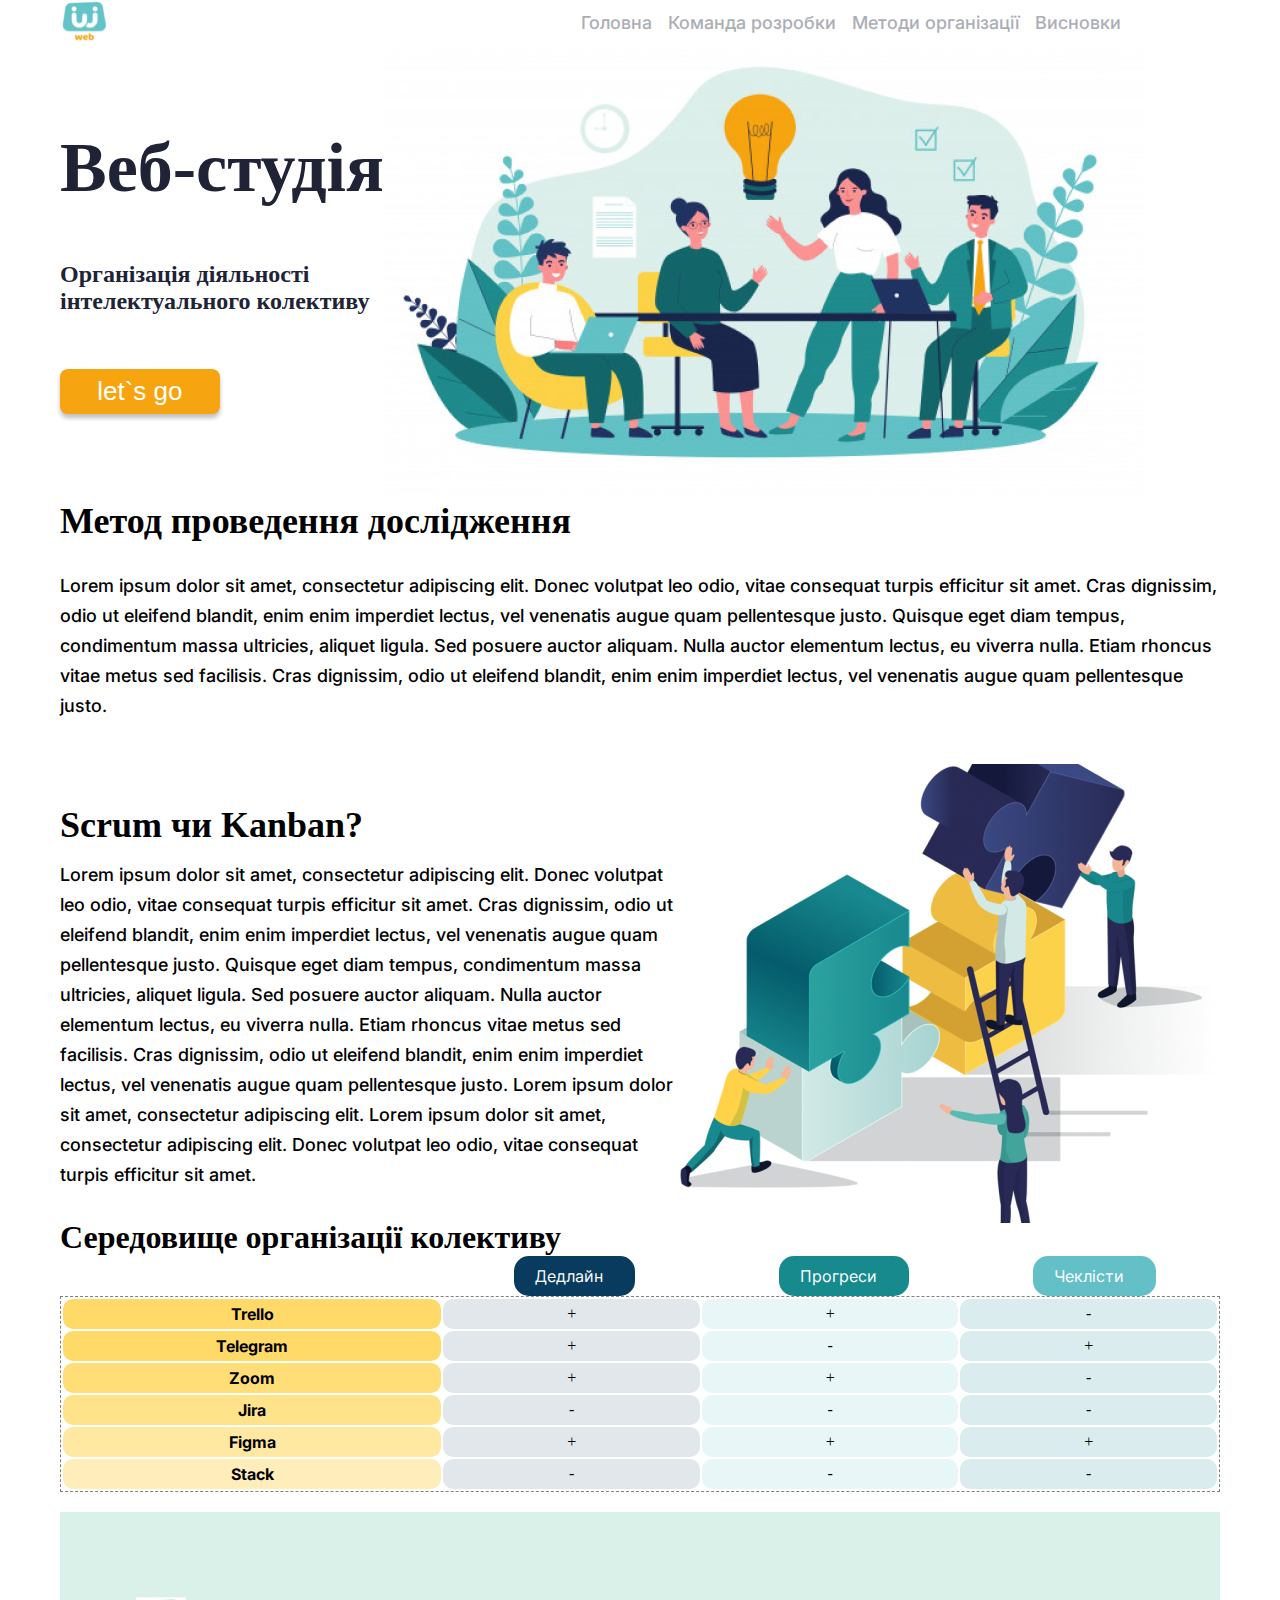
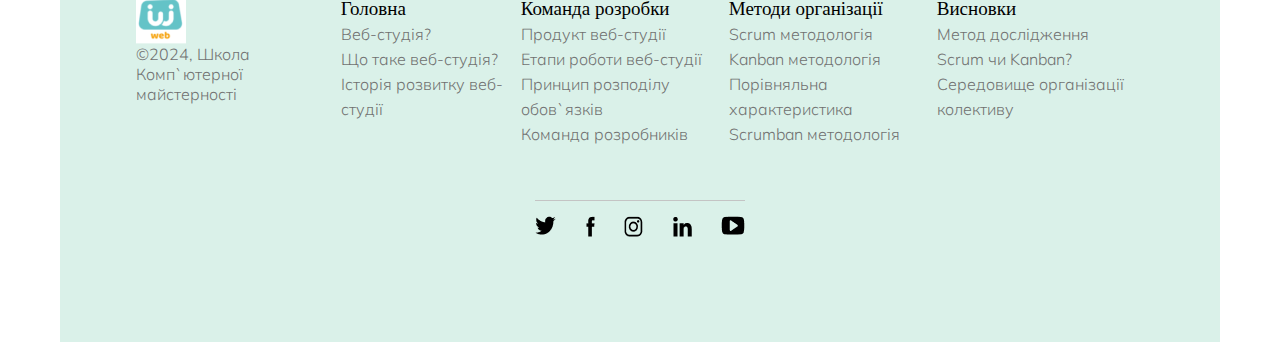
<file: results.html>
<!DOCTYPE html>
<html lang="en">
<head>
    <meta charset="UTF-8">
    <meta name="viewport" content="width=device-width, initial-scale=1.0">
    <title>Висновки</title>
    <link rel="stylesheet" href="css/results.css">
    <link rel="shortcut icon" href="img/favicon.png" type="image/x-icon">
    <link rel="preconnect" href="https://fonts.googleapis.com">
    <link rel="preconnect" href="https://fonts.gstatic.com" crossorigin>
    <link href="https://fonts.googleapis.com/css2?family=Inter:wght@100..900&family=Mulish:ital,wght@0,200..1000;1,200..1000&display=swap" rel="stylesheet">
    <link rel="preconnect" href="https://fonts.googleapis.com">
    <link rel="preconnect" href="https://fonts.gstatic.com" crossorigin>
    <link href="https://fonts.googleapis.com/css2?family=Mulish:ital@0;1&display=swap" rel="stylesheet">
    <link rel="preconnect" href="https://fonts.googleapis.com">
    <link rel="preconnect" href="https://fonts.gstatic.com" crossorigin>
    <link href="https://fonts.googleapis.com/css2?family=Mulish:ital@0;1&display=swap" rel="stylesheet">
</head>
<body>
    <div class="container">
        <header class="header">
            <img class="logo" src="img/logo.png" alt="Зображення">
            <input id="check" type="checkbox">
            <label for="check">
                <span></span>
            </label>
            <ul>
                <li><a class="link" href="index.html">Головна</a></li>
                <li><a class="link" href="comand_web_it.html">Команда розробки</a></li>
                <li><a class="link" href="organisations.html">Методи організації</a></li>
                <li><a class="link" href="results.html">Висновки</a></li>
            </ul>
        </header>
        <section class="section1" id="1"> 
            <div class="text_section1">
                <h1 class="title_section1">Веб-студія</h1>
                <p class="content_section1">Організація діяльності<br>інтелектуального колективу</p>
                <button type="submit" class="button">let`s go</button>
            </div>
            <picture>
                <source srcset="img/section1@1x.png 1x, img/section1@2x.png 2x" media="(min-width: 500px)"/>
                <img src="img/section1@1x.png" alt="Тут мало бути зображення" class="img_section1">
            </picture>
        </section>
        <div class="block_metods_research">
            <h1 class="title_metods_research">Метод проведення дослідження</h1>
            <p class="text_metods_research">Lorem ipsum dolor sit amet, consectetur adipiscing elit. 
                Donec volutpat leo odio, vitae consequat turpis efficitur sit amet. 
                Cras dignissim, odio ut eleifend blandit, enim enim imperdiet lectus, vel venenatis 
                augue quam pellentesque justo. Quisque eget diam tempus, condimentum massa ultricies, aliquet ligula. 
                Sed posuere auctor aliquam. Nulla auctor elementum lectus, eu viverra nulla. Etiam rhoncus vitae metus 
                sed facilisis. Cras dignissim, odio ut eleifend blandit, enim enim imperdiet lectus, vel venenatis augue quam 
                pellentesque justo.</p>
        </div>
        <div class="block_scrum_and_kanban">
            <div class="block_text_scrumkanban">
                <h1 class="title_text_scrumkanban">Scrum чи Kanban?</h1>
                <p class="text_scrumkanban">Lorem ipsum dolor sit amet, 
                    consectetur adipiscing elit. Donec volutpat leo odio, 
                    vitae consequat turpis efficitur sit amet. Cras dignissim, 
                    odio ut eleifend blandit, enim enim imperdiet lectus, vel venenatis 
                    augue quam pellentesque justo. Quisque eget diam tempus, condimentum 
                    massa ultricies, aliquet ligula. 
                    Sed posuere auctor aliquam. Nulla auctor elementum lectus, eu viverra nulla. Etiam rhoncus vitae metus sed facilisis. Cras dignissim, odio ut eleifend blandit, enim enim imperdiet lectus, vel venenatis augue quam pellentesque justo. Lorem ipsum dolor sit amet, consectetur adipiscing elit. Lorem ipsum dolor sit amet, consectetur adipiscing elit. 
                    Donec volutpat leo odio, vitae consequat turpis efficitur sit amet.</p>
            </div>
            <picture>
                <source srcset="img/img_scrumandkanban1x.png 1x, img/img_scrumandkanban2x.png 2x, img/img_scrumandkanban3x.png 3x">
                <img src="img/img_scrumandkanban1x.png" alt="">
            </picture>
        </div>
        <section class="block-4"> 
            <h1 class="title-block-4">Середовище організації колективу</h1> 
            <div class="mini-section"> 
                <div class="mini-div-block-4">Дедлайн</div> 
                <div class="mini-div-block-4_d2">Прогреси</div> 
                <div class="mini-div-block-4_d3">Чеклісти</div> 
            </div> 
            <table> 
                <tr> 
                    <th>Trello </th> 
                    <td>+</td> 
                    <td class="next-bg">+</td> 
                    <td class="next-bg-2-off">-</td> 
                </tr> 
                <tr> 
                    <th>Telegram </th> 
                    <td>+</td> 
                    <td class="next-bg">-</td> 
                    <td class="next-bg-2-off">+</td> 
                </tr> 
                <tr> 
                    <th class="next-bg-title-r">Zoom  </th> 
                    <td>+</td> 
                    <td class="next-bg">+</td> 
                    <td class="next-bg-2-off">-</td> 
                </tr> 
                <tr> 
                    <th class="next-bg-title">Jira  </th> 
                    <td>-</td> 
                    <td class="next-bg">-</td> 
                    <td class="next-bg-2-off">-</td> 
                </tr> 
                <tr> 
                    <th class="next-bg-title-2">Figma  </th> 
                    <td>+</td> 
                    <td class="next-bg">+</td> 
                    <td class="next-bg-2-off">+</td> 
                </tr> 
                <tr> 
                    <th class="next-bg-title-3">Stack </th> 
                    <td>-</td> 
                    <td class="next-bg">-</td> 
                    <td class="next-bg-2-off">-</td> 
                </tr> 
            </table> 
        </section>
        <footer>
            <nav class="footernav">
                <div class="footerblocklogo">
                    <img src="img/logofooter.png" class="logofooter">
                    <p class="copyrigth">©2024, Школа Комп`ютерної майстерності</p>
                </div>
                <div class="container_footerblock">
                    <div class="footerblock">
                        <a href="index.html" class="mainnavlink">Головна</a>
                        <a class="mainnavlink navlink" href="#1"><p>Веб-студія?</p></a>
                        <a class="mainnavlink navlink" href="#2"><p>Що таке веб-студія?</p></a>
                        <a class="mainnavlink navlink" href="#3"><p>Історія розвитку веб-студії</p></a>
                    </div>
                    <div class="footerblock">
                        <a href="comand_web_it.html" class="mainnavlink">Команда розробки</a>
                        <a class="mainnavlink navlink" href="#4"><p>Продукт веб-студії</p></a>
                        <a class="mainnavlink navlink" href="#5"><p>Етапи роботи веб-студії</p></a>
                        <a class="mainnavlink navlink" href="#6"><p>Принцип розподілу обов`язків</p></a>
                        <a class="mainnavlink navlink" href="#7"><p>Команда розробників</p></a>
                    </div>
                    <div class="footerblock">
                        <a href="organisations.html" class="mainnavlink">Методи організації</a>
                        <a class="mainnavlink navlink" href="#8"><p>Scrum методологія</p></a>
                        <a class="mainnavlink navlink" href="#9"><p>Kanban методологія</p></a>
                        <a class="mainnavlink navlink" href="#10"><p>Порівняльна характеристика</p></a>
                        <a class="mainnavlink navlink" href="#11"><p>Scrumban методологія</p></a>
                    </div>
                    <div class="footerblock">
                        <a href="results.html" class="mainnavlink">Висновки</a>
                        <a class="mainnavlink navlink" href="#12"><p>Метод дослідження</p></a>
                        <a class="mainnavlink navlink" href="#13"><p>Scrum чи Kanban?</p></a>
                        <a class="mainnavlink navlink" href="#14"><p>Середовище організації колективу</p></a>
                    </div>
                </div>
            </nav>
            <div class="block_socials">
                <div class="block_icons">
                    <a href="https://twitter.com/" target="_blank"><img src="img/twitter.png" alt="twitter"></a>
                    <a href="https://facebook.com/" target="_blank"><img src="img/facebook.png" alt="facebook"></a>
                    <a href="https://instagram.com/" target="_blank"><img src="img/instagram.png" alt="instagram"></a>
                    <a href="https://linkedin.com/feed/" target="_blank"><img src="img/linkedin.png" alt="linkedin"></a>
                    <a href="https://youtube.com/" target="_blank" hreflang=""><img src="img/youtube.png" alt="youtube"></a>
                </div>
            </div>
        </footer>
    </div>
</body>
</html>
</file>
<file: css/style.css>
*{
    margin: 0;
    padding: 0;
    box-sizing: border-box;
}
@font-face {
    font-family: 'Inter';
    src: url(../fonts/Inter-Regular.ttf);
}
@font-face {
    font-family: 'Mulish';
    src: url(../fonts/Mulish-Regular.ttf);
}
.container{
    margin:0 auto;
    max-width:1160px;
}
.section1 {
    height: 451px;
    display: flex;
    align-items: center;
}
.title_section1 {
    font-size: 70px;
    color: #202336;
}
.content_section1 {
    color: #202336;
    font-size: 24px;
    font-weight: 600;
}

.header{
    display: flex;
    justify-content: space-between;
    height: 45px;
    padding-right:99px;
    align-items: center;
}
.logo{
    margin:40px,1170.09px,2480.76px,60px ;
    width: 49.906px;
    height: 45.238px;
}
.header input{
    display: none;
}
.text_section1{
    /* width: 516px; */
    height: 286px;
    display: flex;
    flex-direction: column;
    justify-content: space-between;
}
.text_section2 {
    font-family: 'Inter', sans-serif;
}
.title_section2 {
    font-size: 36px;
}
.button {
    background-color: #F6A410;
    width: 159.7px;
    height: 45px;
    border-radius: 8px;
    color: white;
    font-size: 26px;
    font-family: sans-serif;
    border: none;
    box-shadow: 0px 4px 4px 0px rgba(0, 0, 0, 0.25);
}


li{
    list-style: none;
}
@media screen and (min-width:1280px) {
    ul{
        width: 540px;
        height: 34px;
        display: flex;
        justify-content: space-between;
        align-items: center;
    }

    .container > main .section1 picture img{
        width: 760px;
        height: 451px;
    }

    nav{
        width: 540px;
        height: 34px;
    }
}
.block_socials {
    height: 58px;
    display: flex;
    align-items: center;
    justify-content: center;
    border-top: 1px solid #C4C4C4;
    padding-top: 10px;
}
.block_icons{
    width: 210px;
    height: 36px;
    display: flex;
    justify-content: space-between;
}
.link{
    color: #ABAEB5;
    text-align: center;
    font-family: 'Inter';
    font-size: 18px;
    font-style: normal;
    font-weight: 500;
    line-height: normal;
    text-decoration: none;
}
.link:active{
    color: #202336;
    border-bottom: 1px solid orange;
}
.mainlink{
    color: #202336;
    text-align: center;
    font-family: 'Inter';
    font-size: 18px;
    font-style: normal;
    font-weight: 500;
    line-height: normal;
    text-decoration: none;
}
.container_block_history{
    height: 835px;
    padding: 25px;
    display: flex;
    justify-content: space-between;
    position: relative;
}

.container_time{
    position: absolute;
}

.title_history{
    font-family: 'Playfair Display';
    font-size: 36px;
    font-weight: 700;
    line-height: 50px;
}

.container_block_text_and_img{
    width: 100%;
    height: 760px;
    display: flex;
    flex-direction: column;
    justify-content: space-between;
    margin-left: 5%;
}

.block_history_text:nth-child(1) h1{
    color: #333;
    font-family: 'Inter';
    font-size: 24px;
    font-weight: 700;
    line-height: 25px;
}

.block_history_text:nth-child(3) h1{
    color: #333;
    font-family: 'Inter';
    font-size: 24px;
    font-weight: 700;
    line-height: 25px;
}

.point1{
    right: -6px;
    position: absolute;
    top: -8px;
}

.point2{
    top: 224px;
    right: -6px;
    position: absolute;
}

.line_time{
    width: 1px;
    height: 780px;
    border: 1px solid #00000094;
}

.point3{
    top: 560px;
    position: absolute;
    right: -6px;
}

.point4{
    top: 774px;
    position: absolute;
    right: -6px;
}

.block_history_text:nth-child(1){
    width: 100%;
    height: 178px;
    display: flex;
    flex-direction: column;
    justify-content: space-between;
}

.block_history_text:nth-child(3){
    width: 100%;
    height: 240px;
    display: flex;
    flex-direction: column;
    justify-content: space-between;
}

.block_history_text .text_block_history_text{
    color: #333;
    font-family: 'Inter';
    font-size: 18px;
    font-weight: 500;
    line-height: 25px;
}

.block_history_text_and_img{
    width: 100%;
    height: 298px;
    display: flex;
    justify-content: space-between;
    align-items: center;
}

.block_history_text_and_img h1{
    color: #333;
    font-family: 'Inter';
    font-size: 24px;
    line-height: 25px;
}

.block_history_text_and_img h1{
    color: #333;
    font-family: 'Inter';
    font-size: 24px;
}

.block_history_text_and_img .text_history_and_img{
    color: #333;
    font-family: 'Inter';
    font-size: 18px;
    font-weight: 500;
    line-height: 25px;
}

.text_block_history_text{
    margin-top: 40px;
}
footer{
    height: 430px;
    display: flex;
    flex-direction: column;
    align-items: center;
    justify-content: space-around;
    font-family: "Mulish", sans-serif;
    background-color: #DAF1E9;
}
@media screen and (min-width:1280px) {
    .footernav {
        width: 1160px;
        display: flex;
        justify-content: space-around;
    }
    .footerblocklogo{
        width: 180px;
        height: 77px;
        display: flex;
        flex-direction: column;
        align-items: start;
        /* margin-left: 109px; */
    }
}
.copyrigth {
    color: #717171;
    font-weight: 300;
    font-family: "Mulish", sans-serif;
}

.footerblock:nth-child(1) {
    width: 180px;
    margin-left: 22px;
}
.footerblock:nth-child(2) {
    width: 208px;
}
.footerblock:nth-child(3) {
    width: 208px;
}

.footerblock:nth-child(4) {
    width: 208px;
}
.footerblock:nth-child(5) {
    width: 208px;
}
.mainnavlink {
    font-family: 'Playfair Display';
    font-weight: 400;
    font-size: 19px;
    text-decoration: none;
    color: black;
}
.navlink {
    color: #717171;
    font-size: 16px;
    font-weight: 300;
    line-height: 25px;
    font-family: 'Mulish';
}

.line_footer{
    width: 60%;
    height: 1px;
    border: 1px solid gray;
}

.container_footerblock{
    display: flex;
    justify-content: space-between;
}

.footerblock:nth-child(4){
    margin-right: 74px;
}

.footerblocklogo{
    margin-left: 75px;
}

@media screen and (max-width:743px) {
    header{
        max-width: 743px;
        position: relative;
    }

    nav{
        display: none;
    }

    ul{
        display: none;
    }

    .link{
        color: #000;
    }
    
    span{
        width: 50px;
        height: 8px;
        background: lightgray;
        position: absolute;
        border-radius: 120px;
    }

    span::after,::before{
        width: 50px;
        height: 8px;
        background: lightgray;
        position: absolute;
        border-radius: 120px;
    }

    span::before{
        content: '';
        top: -13px;
    }

    span::after{
        content: '';
        top: 13px;
    }

    input:checked ~ label>span{
        display: block;
    }

    input:checked ~ ul{
        max-width: 768px;
        height: 306px;
        display: flex;
        background: white;
        flex-direction: column;
        justify-content: space-between;
        align-items: center;
        margin-left: auto;
        position: absolute;     
        top: 55px;
        left: 0;
        right: 0;
    }

    input:checked ~ label>span{
        background: transparent;
    }

    input:checked ~ label>span::before{
        animation: left 1s ease 0.1s forwards;
        top: 1px;
        position: absolute;
    }

    input:checked ~ label>span::after{
        animation: right 1s ease 0.1s forwards;
        top: -1px;
        position: absolute;
    }

    .link{
        color: #ABAEB5;
        text-align: center;
        font-family: 'Inter';
        font-size: 18px;
        font-style: normal;
        font-weight: 500;
        line-height: normal;
        text-decoration: none;
    }
    .link:active{
        color: #202336;
        border-bottom: 1px solid orange;
    }

    @keyframes left {
        from{
            transform: rotate(0deg);
        }

        to{
            transform: rotate(135deg);
        }
    }

    @keyframes right {
        from{
            transform: rotate(0deg);
        }

        to{
            transform: rotate(-135deg);
        }
    }

    input:checked ~ ul>li{
        display: block;
    }

    input:checked ~ ul>li>.link{
        display: block;
        font-size: 24px;
    }

    main{
        max-width: 743px;
    }

    .section1{
        height: 351px;
        display: flex;
        flex-direction: column-reverse;
        justify-content: end;
    }
    .text_section1{
        justify-content: center;
        align-items: start;
        margin-right: 60px;
    }
    .title_section1{
        font-family: 'Playfair Display';
        font-size: 30px;
        font-weight: 700;
        line-height: 35px;
    }
    .content_section1{
        color: #202336;
        font-size: 18px;
        font-weight: 600;
        line-height: 25px;
        font-family: 'Inter';
    }
    .title_section2{
        font-size: 30px;
        font-weight: 700;
        line-height: 35px;
    }
    .text_section2{
        font-size: 16px;
        color: #333;
        font-family: 'Inter';
        font-weight: 500;
        line-height: 25px;

    }
    .container > main > .section2 > picture > img{
        width: 300px;
        height: 252px;
    }
    .button{
        width: 87px;
        height: 40px;
        font-family: 'Playfair Display';
        font-size: 20px;
        font-weight: 700;
        line-height: 26px;
        line-height: normal;
    }
    .container > main .section1 picture img{
        width: 360px;
        height: 214px;
    }
    .section2{
        max-width: 1159px;
        display: flex;
        flex-direction: column;
    }
    .block_history{
        max-width: 1159px;
        height: 1619px;
    }
    .block_history .title_history{
        font-size: 30px;
        font-weight: 700;
        line-height: 50px;
        font-family: 'Playfair Display';
    }
    .container_time{
        height: 1619px;
    }
    .line_time{
        height: 1619px;
    }
    .point2{
        top: 465px;
    }
    .point3{
        top: 1163px;
    }
    .point4{
        top: 1615px;
    }
    .container_block_history{
        max-width: 360px;
        justify-content: space-between;
    }
    .container_block_text_and_img{
        height: 1619px;
        display: flex;
    }
    .block_history_text:nth-child(1) h1{
        font-size: 18px;
    }
    .block_history_text_and_img{
        height: 691px;
        display: flex;
        flex-direction: column;
    }
    .block_history_text_and_img picture{
        width: 280px;
    }
    .block_history_text_and_img picture img{
        width: 280px;
    }
    .block_history_text:nth-child(1) .text_block_history_text{
        font-size: 16px;
    }
    .block_history_text:nth-child(1){
        height: 370px;
    }
    .block_history_text:nth-child(3){
        height: 570px;
        font-size: 16px;
    }
    .block_history_text:nth-child(3) h1{
        font-size: 18px;
        margin-top: 55px;
    }
    .block_history_text:nth-child(3) .text_block_history_text{
        font-size: 16px;
    }
    .block_history_text_and_img h1{
        font-size: 18px;
        margin-top: 35px;
    }
    .block_history_text_and_img .text_history_and_img{
        font-size: 16px;
    }
    .footerblocklogo{
        width: 600px;
        height: 100px;
        display: flex;
        justify-content: center;
        align-items: center;
        flex-direction: column;
        margin-left: 0;
    }
    .footerblocklogo .logofooter{
        width: 82px;
        height: 79px;
    }
    .footerblock .mainnavlink{
        font-family: 'Playfair Display';
        font-weight: 400;
    }
    .footerblock:nth-child(1){
        width: 155px;
        height: 235px;
        display: flex;
        flex-direction: column;
    }
    .footerblock:nth-child(2){
        width: 174px;
        height: 217px;
        display: flex;
        flex-direction: column;
    }
    .footerblock:nth-child(3){
        width: 155px;
        height: 235px;
        display: flex;
        flex-direction: column;
        margin-left: 22px;
    }
    .footerblock:nth-child(4){
        width: 170px;
        height: 129px;
        display: flex;
        flex-direction: column;
        margin-right: 0;
    }
    footer{
        max-width: 743px;
        height: 599px;
        margin-top: 200px;
        display: flex;
        flex-direction: column;
        align-items: center;
        justify-content: space-between;
    }
    .footernav{
        width: 360px;
        height: 500px;
        display: flex;
        flex-wrap: wrap;      
    }
    .container_footerblock{
        width: 360px;
        height: 393px;
        display: flex;
        flex-wrap: wrap;
        margin-top: 25px;
        margin-bottom: 50px;
    }
    .mainnavlink{
        font-size: 19px;
        font-weight: 400;
        line-height: 24px;
        font-family: 'Playfair Display;';
    }
    .block_socials{
        margin-top: 50px;
    }
}

@media screen and (min-width:744px) and (max-width:1279px) {
    .header{
        width: 726px;
        height: 34px;
        display: flex;
        justify-content: space-between;
        align-items: center;
        padding: 0;
        margin: 0 auto;
    }
    label{
        display: none;
    }
    ul{
        display: flex;
    }
    .link{
        font-size:16px;
        font-weight: 500;
        line-height: 19px;
        font-family: 'Inter';
        margin-bottom:8px;
    }
    .container{
        padding: 9px;
    }
    li{     
        margin-right:18px ;
    }
    .section1{
        width: 726px;
        display: flex;
        margin: 0 auto;
    }
    .title_section1{
        font-family: 'Playfair Display';
        font-size: 40px;
        font-weight: 700;
        line-height: 80px;
        letter-spacing: 0em;
        text-align: left;
        padding: 0;
        margin-bottom: 10px;
    }
    .content_section1{
        font-family: 'Inter';
        font-size: 20px;
        font-weight: 600;
        line-height: 35px;
        letter-spacing: 0em;
        text-align: left;
        padding: 0;
        margin-bottom: 10px;
    }
    .img_section1{
        width: 400px;
        height: 237px;
    }
    .text_section1{
        justify-content: center;
    }
    .button{
        width: 150px;
        height: 45px;
        top: 278px;
        left: 9px;
        border-radius: 8px;
        font-family: 'Playfair Display';
        font-size: 22px;
        font-weight: 700;
        line-height: 29px;
    }
    .title_section2{
        font-family: 'Playfair Display';
        font-size: 34px;
        font-weight: 700;
        line-height: 50px;   
    }
    .img_section2{
        width: 604px;
        height: 223px;
        margin: 0 auto;
    }
    .title_section2{
        font-family: 'Playfair Display';
        font-size: 34px;
        font-weight: 700;
        line-height: 50px;
    }
    .img_section2{
        width: 604px;
        height: 223px;
        margin: 0 auto; 
    }
    .section2{
        width: 726px;
        margin: 0 auto;
        display: flex;
        flex-direction: column;
    }
    .text_section2{
        font-family: 'Inter';
        font-size: 16px;
        font-weight: 500;
        line-height: 25px;  
    }

    .block_history{
        width: 726px;
        margin: 0 auto;
        height: 1165px;
    }

    .container_block_history{
        height: 1165px;
    }

    .container_time{
        height: 1165px;
    }

    .line_time{
        height: 1070px;
    }

    .point3{
        top: 700px;
    }

    .point4{
        top: 1060px;
    }

    .block_history_text h1{
        font-family: 'Inter';
        font-weight: 700;
        font-size: 22px;
        line-height: 25px;
    }

    .text_block_history_text{
        font-family: 'Inter';
        font-weight: 500;
        font-size: 18px;
        line-height: 25px;
        color: #333333;
    }

    .text_block_history_text{
        margin-top: 15px;
    }

    .block_history_text:nth-child(1){
        width: 100%;
        height: 200px;
        display: flex;
        flex-direction: column;
        justify-content: space-between;
    }

    .block_history_text_and_img picture{
        width: 409px;
        height: 358px;
    }

    .block_history_text_and_img picture img{
        width: 409px;
        height: 358px;
    }

    .block_history_text_and_img{
        height: 600px;
        flex-direction: column;
        margin-top: 20px;
    }
    
    .block_history_text:nth-child(3){
        width: 100%;
        display: flex;
        flex-direction: column;
        justify-content: space-between;
    }

    footer{
        width: 726px;
        display: flex;
        justify-content: center;
        margin: 0 auto;
    }
    .footernav{
        display: flex;
        flex-direction: column;
        margin: 0 auto;
    }
    .container_footerblock{
        width: 744px;
        margin-bottom: 20px;
    }
    .footerblocklogo{
        display: flex;
        justify-content: center;
        align-items: center;
        flex-direction: column;
        margin-bottom: 20px;
    }

}
</file>
<file: css/comand_web_it.css>
*{
    margin: 0;
    padding: 0;
    box-sizing: border-box;
}
@font-face {
    font-family: 'Inter';
    src: url(../fonts/Inter-Regular.ttf);
}
@font-face {
    font-family: 'Mulish';
    src: url(../fonts/Mulish-Regular.ttf);
}
.container{
    max-width:1160px;
    margin: 0 auto;
}
.header{
    display: flex;
    justify-content: space-between;
    height: 45px;
    padding-right:99px;
    align-items: center;
}
.logo{
    margin:40px,1170.09px,2480.76px,60px ;
    width: 49.906px;
    height: 45.238px;
}
.header input{
    display: none;
}
.text_section1{
    /* width: 516px; */
    height: 286px;
    display: flex;
    flex-direction: column;
    justify-content: space-between;
}
.button {
    background-color: #F6A410;
    width: 159.7px;
    height: 45px;
    border-radius: 8px;
    color: white;
    font-size: 26px;
    font-family: sans-serif;
    border: none;
    box-shadow: 0px 4px 4px 0px rgba(0, 0, 0, 0.25);
}

@media screen and (min-width:1280px) {
    ul{
        width: 540px;
        height: 34px;
        display: flex;
        justify-content: space-between;
        align-items: center;
    }
}

li{
    list-style: none;
}

.link{
    color: #ABAEB5;
    text-align: center;
    font-family: 'Inter';
    font-size: 18px;
    font-style: normal;
    font-weight: 500;
    line-height: normal;
    text-decoration: none;
}

.link:active{
    color: #202336;
    border-bottom: 1px solid orange;
}

.mainlink{
    color: #202336;
    text-align: center;
    font-family: 'Inter';
    font-size: 18px;
    font-style: normal;
    font-weight: 500;
    line-height: normal;
    text-decoration: none;
}

.section1 {
    height: 451px;
    display: flex;
    align-items: center;
}
.title_section1 {
    font-size: 70px;
    color: #202336;
}
.content_section1 {
    color: #202336;
    font-size: 24px;
    font-weight: 600;
}

.container > main .section1 picture img{
    width: 760px;
    height: 451px;
}

.section1376 {
    display: flex;
    margin: 0 auto;
    max-width: 1160px;
    height: 442px;
}
@media screen and (min-width:1280px) {
    .block9456 {
        width: 600px;
    }
}
.wrapper0234 {
    margin: 20px;
    color: #000;
    font-family: "Playfair Display";
    font-size: 36px;
    font-weight: 700;
    line-height: 50px;
} 
.p9264 {
    margin-left: 20px;
    color: #333;
    font-family: "Inter";
    font-size: 18px;
    font-weight: 500;
    line-height: 25px;
}

.block_socials {
    height: 58px;
    display: flex;
    align-items: center;
    justify-content: center;
    border-top: 1px solid #C4C4C4;
    padding-top: 10px;
}

@media screen and (min-width:1279px) {
    .block_steps{
        width: 1160px;
        height: 638px;
        display: flex;
        flex-direction: column;
        margin: 0 auto;
    }
}

.block_steps h1{
    margin-left: 40px;
    color: #000;
    text-align: center;
    font-family: "Playfair Display";
    font-size: 36px;
    font-style: normal;
    font-weight: 700;
    line-height: 50px;
}

.arrow_right2{
    display: none;
}

@media screen and (min-width:1280px) {
    .container_block_steps{
        width: 1160px;
        height: 240px;
        display: flex;
        flex-wrap: wrap;
        align-items: center;
        justify-content: space-between;
        margin-top: 40px;
    }

    .arrow_left:nth-child(9){
        order: 1;
    }
    
    .arrow_down:nth-child(4){
        display: none;
    }
    
    .arrow_down2{
        display: none;
    }
    
    .block_step:nth-child(9){
        order: 2;
    }
    
    .arrow_left:nth-child(11){
        order: 1;
    }
    
    .arrow_left:nth-child(13){
        order: 1;
    }
    
    .block_step:nth-child(10){
        order: 1;
    }
    
    .block_step:nth-child(12){
        order: 1;
    }

    .section1279 {
        display: flex;
        margin: 0 auto;
        width: 1160px;
        height: 442px;
    }

    .block9491 {
        width: 600px;
    }
}

.block_step{
    width: 271px;
    height: 240px;
    display: flex;
    flex-direction: column;
    justify-content: start;
    /* padding-bottom: 40px; */
    border-radius: 10px;
    box-shadow: 0px 4px 4px 0px rgba(0, 0, 0, 0.25);
    align-items: center;
    text-align: center;
}

.block_step span{
    color: #333;
    text-align: center;
    font-family: 'Inter';
    font-size: 16px;
    font-style: normal;
    font-weight: 700;
    line-height: 30px;
}

.block_step .text_step{
    color: #333;
    font-family: 'Inter';
    font-size: 16px;
    font-style: normal;
    font-weight: 500;
    line-height: 25px;
}

.block_step img{
    width: 108.411px;
    height: 95.652px;
}

.block_step{
    fill: #F2FDFF;
    filter: drop-shadow(0px 4px 4px rgba(0, 0, 0, 0.25));
}

.block_step:nth-child(1){
    background: #F2FDFF;
    margin-bottom: 20px;
}

.block_step:nth-child(3){
    background: #E5FAFE;
    margin-bottom: 20px;
}

.block_step:nth-child(6){
    background: #DCF9FF;
    margin-bottom: 20px;
}

.arrow_down:nth-child(4){
    display: none;
}

.arrow_down2{
    display: none;
}

.block_step:nth-child(9){
    background: #C7F3FC;
}

.block_step:nth-child(10){
    background: #C1ECF5;
}

.block_step:nth-child(12){
    background: #AAE3EF;
}

.block_step:nth-child(9){
    background: #C7F3FC;
}

.block_step:nth-child(12){
    background: #C1ECF5;
}

.block_step:nth-child(14){
    background: #C1ECF5;
}

.block_step img{
    width: 108.411px;
    height: 95.652px;
}

.block_step span{
    color: #333;
    text-align: center;
    font-family: 'Inter';
    font-size: 16px;
    font-style: normal;
    font-weight: 700;
    line-height: 30px;
}

.block_step .text_step{
    color: #333;
    font-family: 'Inter';
    font-size: 16px;
    font-style: normal;
    font-weight: 500;
    line-height: 25px;
}

.wrapper9234 {
    margin: 20px;
    font-size: 36px;
    font-family: 'Playfair Display';
    font-weight: 700;
    line-height: 50px;
} 
.p9874 {
    margin-left: 20px;
    font-size: 18px;
    font-family: 'Inter';
    line-height: 25px;
}

@media screen and (min-width:743px) and (max-width:1279px) {
    .qwert0987 {
        margin: 0 auto;
        width: 724px;
    }
}

.team picture{
    width: 534.91px;
    height: 330px;
}

.team input{
    display: none;
}

.h2{
    color: #000;
    text-align: center;
    font-family: 'Playfair Display', serif;
    font-size: 36px;
    font-style: normal;
    font-weight: 700;
    line-height: 50px;
}
.men{
    border-radius: 10px;
    background:#FFFACF;
}
.h3{
    font-family: 'Inter', sans-serif;
    color: #000;
    font-family: Inter;
    font-size: 24px;
    font-style: normal;
    font-weight: 700;
    line-height: 25px;
    padding-top: 25px;
    padding-left: 15px;
    padding-bottom: 20px;
}

.p{
    color: #333;
    font-family: 'Inter';
    font-size: 16px;
    font-style: normal;
    font-weight: 500;
    line-height: 25px;
    padding-bottom: 25px;
    padding-left: 15px;
    padding-bottom: 1px;
}

.buzne{
    background: #FFFDCF;
    border-radius: 10px;
}

.te{
    background: #B3DEC1;
    border-radius: 10px;
}

.Di{
    background: #F5FFD9;
    border-radius: 10px;
}
    
.su{
    border-radius: 10px;
    background: #98CBA8;
}

@media screen and (min-width:1280px) {
    .team {
        width: 1160px;
        height: 1621px;
        margin-left: 60px;
        margin: 0 auto;
        display: flex;
        flex-wrap: wrap;
        position: relative;
    }

    .men{
        width: 607px;
        height: 490px;
        border-radius: 10px;
        background:#FFFACF;
    }

    .buzne{
        width: 535px;
        height: 223px;
        background: #FFFDCF;
        margin-left: 18px;
        border-radius: 10px;
        margin-bottom: 45px;
    }

    .tele{
        height: 225px;
        width: 535px;
        background: #F5FFD9;
        margin-left: -535px;
        border-radius: 10px;
        margin-top: 260px;
    }

    .te{
        width: 535px;
        height: 273px;
        background: #B3DEC1;
        border-radius: 10px;
        margin-left: 18px;
        margin-bottom: 31px;
    }

    .Di{
        width: 604px;
        height: 198px;
        background: #F5FFD9;
        border-radius: 10px;
        margin-bottom: 20px;
    }

    .su{
        width: 535px;
        height: 195px;
        border-radius: 10px;
        background: #98CBA8;
        margin-left: -535px;
        margin-top: 300px;
    }

    .Ar{
        width: 604px;
        height: 273px;
        background:#F5FFD9;
        border-radius: 10px;
        margin-bottom: 40px;
        margin-top: 50px;
    }

    .ro{
        width: 605px;
        height: 498px;
        border-radius: 10px;
        background: #CDF4D9;
        margin-bottom: 250px;
    }

    .container_team{
        width: 1280px;
        height: 100%;
        display: flex;
        flex-wrap: wrap;
    }

    .team picture{
        margin-bottom: 250px;
        position: absolute;
        top: 600px;
        left: 650px;
    }
}

.Ar{
    border-radius: 10px;
    background:#F5FFD9;
}
.ro{
    border-radius: 10px;
    background: #CDF4D9;
}
@media screen and (min-width:1280px) {
    .section1364 {
        margin: 0 auto;
        width: 1160px;
    }
}
.wrapper9104 {
    margin: 0 auto;
    font-size: 36px;
    line-height: 50px;
    text-align: center;
    font-family: 'Playfair Display';
}

footer{
    height: 430px;
    display: flex;
    flex-direction: column;
    align-items: center;
    justify-content: space-around;
    font-family: "Mulish", sans-serif;
    background-color: #DAF1E9;
    margin-top: 50px;
}
.footernav {
    max-width: 1160px;
    display: flex;
    justify-content: space-around;
}
.copyrigth {
    color: #717171;
    font-weight: 300;
    font-family: "Mulish", sans-serif;
}
.footerblocklogo{
    width: 180px;
    height: 77px;
    display: flex;
    flex-direction: column;
    align-items: start;
    /* margin-left: 109px; */
}

.footerblock:nth-child(1) {
    width: 180px;
    margin-left: 22px;
}
.footerblock:nth-child(2) {
    width: 208px;
}
.footerblock:nth-child(3) {
    width: 208px;
}

.footerblock:nth-child(4) {
    width: 208px;
}
.footerblock:nth-child(5) {
    width: 208px;
}
.mainnavlink {
    font-family: 'Playfair Display';
    font-weight: 400;
    font-size: 19px;
    text-decoration: none;
    color: black;
}
.navlink {
    color: #717171;
    font-size: 16px;
    font-weight: 300;
    line-height: 25px;
    font-family: 'Mulish';
}

.line_footer{
    width: 60%;
    height: 1px;
    border: 1px solid gray;
}

.container_footerblock{
    display: flex;
    justify-content: space-between;
}

.footerblock:nth-child(4){
    margin-right: 74px;
}

.footerblocklogo{
    margin-left: 75px;
}

.block_icons{
    width: 210px;
    height: 36px;
    display: flex;
    justify-content: space-between;
}

@media screen and (max-width:743px) {
    header{
        max-width: 743px;
        height: 50px;
        position: relative;
    }

    nav{
        display: none;
    }

    ul{
        display: none;
    }

    .link{
        color: #000;
    }

    .header_span{
        width: 50px;
        height: 8px;
        background: lightgray;
        position: absolute;
        border-radius: 120px;
    }

    .header_span::after,::before{
        width: 50px;
        height: 8px;
        background: lightgray;
        position: absolute;
        border-radius: 120px;
    }

    .header_span::before{
        content: '';
        top: -13px;
    }

    .header_span::after{
        content: '';
        top: 13px;
    }

    input:checked ~ label>.header_span{
        display: block;
    }

    input:checked ~ ul{
        max-width: 768px;
        height: 306px;
        display: flex;
        background: white;
        flex-direction: column;
        justify-content: space-between;
        align-items: center;
        margin-left: auto;
        position: absolute;     
        top: 55px;
        left: 0;
        right: 0;
    }

    input:checked ~ label>span{
        background: transparent;
    }

    input:checked ~ label>span::before{
        animation: left 1s ease 0.1s forwards;
        top: 1px;
        position: absolute;
    }

    input:checked ~ label>span::after{
        animation: right 1s ease 0.1s forwards;
        top: -1px;
        position: absolute;
    }
    
    .header_span{
        width: 50px;
        height: 8px;
        background: lightgray;
        position: absolute;
        border-radius: 120px;
    }

    .header_span::after,::before{
        width: 50px;
        height: 8px;
        background: lightgray;
        position: absolute;
        border-radius: 120px;
    }

    .header_span::before{
        content: '';
        top: -13px;
    }

    .header_span::after{
        content: '';
        top: 13px;
    }

    input:checked ~ label>.header_span{
        display: block;
    }

    input:checked ~ ul{
        max-width: 1279px;
        height: 306px;
        display: flex;
        background: white;
        flex-direction: column;
        justify-content: space-between;
        align-items: center;
        margin-left: auto;
        position: absolute;     
        top: 55px;
        left: 0;
        right: 0;
    }

    input:checked ~ label>.header_span{
        background: transparent;
    }

    input:checked ~ label>.header_span::before{
        animation: left 0.5s ease 0.05s forwards;
        top: 1px;
        position: absolute;
    }

    input:checked ~ label>.header_span::after{
        animation: right 0.5s ease 0.05s forwards;
        top: -1px;
        position: absolute;
    }

    .link{
        color: #ABAEB5;
        text-align: center;
        font-family: 'Inter';
        font-size: 18px;
        font-style: normal;
        font-weight: 500;
        line-height: normal;
        text-decoration: none;
    }
    .link:active{
        color: #202336;
        border-bottom: 1px solid orange;
    }

    @keyframes left {
        from{
            transform: rotate(0deg);
        }

        to{
            transform: rotate(135deg);
        }
    }

    @keyframes right {
        from{
            transform: rotate(0deg);
        }

        to{
            transform: rotate(-135deg);
        }
    }

    input:checked ~ ul>li{
        display: block;
    }

    input:checked ~ ul>li>.link{
        display: block;
        font-size: 24px;
    }

    .section1{
        max-width: 768px;
        height: 351px;
        display: flex;
        flex-direction: column-reverse;
        justify-content: end;
    }
    .text_section1{
        justify-content: center;
        align-items: start;
        margin-right: 60px;
    }
    .title_section1{
        font-family: 'Playfair Display';
        font-size: 30px;
        font-weight: 700;
        line-height: 35px;
    }
    .content_section1{
        color: #202336;
        font-size: 18px;
        font-weight: 600;
        line-height: 25px;
        font-family: 'Inter';
    }
    .title_section2{
        font-size: 30px;
        font-weight: 700;
        line-height: 35px;
    }
    .text_section2{
        font-size: 16px;
        color: #333;
        font-family: 'Inter';
        font-weight: 500;
        line-height: 25px;

    }
    .container > .section1 > picture > img{
        width: 360px;
        height: 214px;
    }

    .button{
        width: 87px;
        height: 40px;
        font-family: 'Playfair Display';
        font-size: 20px;
        font-weight: 700;
        line-height: 26px;
        line-height: normal;
    }
    
    .section1{
        max-width: 743px;
    }

    .section1364{
        max-width: 743px;
        height: 334px;
        margin: 0 auto;
        display: flex;
        flex-direction: column;
    }

    .wrapper9104{
        font-weight: 700;
        font-size: 30px;
        line-height: 40px;
        text-align: center;
    }

    .section1364 img{
        max-width: 768px;
        height: 194px;
    }
    
    .section1376{
        max-width: 743px;
        height: 1000px;
        display: flex;
        justify-content: space-between;
        flex-direction: column-reverse;
        margin-left: 130px;
        margin: 0 auto;
        align-items: center;
    }

    .section1376 picture{
        width: 340px;
        margin-top: 20px;
    }

    .section1376 picture img{
        width: 340px;
    }


    .block9456{
        height: 200px;
    }

    .section1279{
        max-width: 743px;
        margin: 0 auto;
        display: flex;
        justify-content: space-between;
        align-items: center;
        flex-direction: column-reverse;
        margin-top: 20px;
    }

    .logo6185{
        width: 340px;
    }

    .logo6185 img{
        width: 340px;
    }

    .wrapper9234{
        text-align: center;
    }

    .block9491{
        max-width: 743px;
    }

    .p9874{
        font-size: 16px;
        color: #333333;
    }

    .container{
        max-width: 743px;
        margin: 0 auto;
    }

    .section1{
        margin: 0 auto;
    }

    .block_steps{
        max-width: 743px;
        display: flex;
        flex-direction: column;
    }

    .container_block_steps{
        max-width: 743px;
        height: 1835px;
        display: flex;
        flex-direction: column;
        margin: 0 auto;
        margin-top: 40px;
        align-items: center;
    }

    .block_step{
        margin-bottom: 25px;
    }

    .block_step2{
        margin-bottom: 25px;
    }


    .container_block_steps .arrow_down{
        display: none;
    }

    .container_block_steps .arrow_right2{
        display: block;
        transform: rotateZ(90deg);
        margin-bottom: 20px;
    }

    .container_block_steps .arrow_right{
        transform: rotateZ(90deg);
        margin-bottom: 10px;
    }

    .container_block_steps .arrow_left{
        transform: rotateZ(-90deg);
        margin-bottom: 10px;
    }

    .block_step:nth-child(8){
        order: 0;
    }

    .block_step:nth-child(9){
        order: 0;
    }

    .arrow_left:nth-child(9){
        order: 0;
    }    

    .block_step:nth-child(10){
        order: 0;
    }

    .arrow_left:nth-child(11){
        order: 0;
    }

    .arrow_left:nth-child(13){
        order: 0;
    }

    .block_step:nth-child(12){
        order: 0;
    }

    .team{
        max-width: 743px;
        /* height: 1100px; */
        display: flex;
        flex-direction: column;
        text-align: left;
        align-items: center;
        flex-wrap: nowrap;
        margin: 0 auto;
    }

    .container_team{
        display: flex;
        flex-direction: column;
        align-items: center;
    }

    .team h3{
        font-size: 18px;
        font-weight: 700;
        font-family: 'Inter';
        line-height: 25px;
    }

    .team picture{
        width: 330px;
        height: 203px;
    }

    .team .le{
        width: 550px;
        display: flex;
        flex-direction: column;
        align-items: center;
    }

    .team .r{
        max-width: 768px;
        display: flex;
        flex-direction: column;
        margin: 0 auto;
        align-items: center;
    }

    .team .lea{
        display: flex;
        flex-direction: column;
        align-items: center;
    }

    .team .pZ{
        width: 550px;
        display: flex;
        flex-direction: column;
        align-items: center;
    }

    .team .zp{
        width: 550px;
        display: flex;
        align-items: center;
        flex-direction: column;
    }

    .team label{
        display: flex;
        justify-content: space-between;
        align-items: center;
        padding-left: 10px;
        padding-right: 10px;
    }

    .team label::after{
        content: '+';
        width: 30px;
        height: 30px;
        font-size: 30px;
        font-weight: bolder;
    }

    .team input:checked ~ label::after{
        transform: rotateZ(315deg);
    }

    .team .men{
        width: 300px;
        font-size: 18px;
    }
    
    .team .buzne{
        width: 300px;
        margin-top: 10px;
    }

    .team .tele{
        width: 300px;
        margin-top: 10px;
        background: #fffacf;
        border-radius: 10px;
    }

    .team .Ar{
        width: 300px;
        margin-top: 10px;
    }

    .team .Di{
        width: 300px;
        margin-top: 10px;
    }

    .team .ro{
        width: 300px;
        margin-top: 10px;
    }

    .team .t{
        width: 300px;
    }

    .team .te{
        width: 300px;
        margin-top: 10px;
    }

    .team .su{
        width: 300px;
        margin-top: 10px;
    }

    .team .p{
        position: absolute;
        max-width: 1px;
        max-height: 1px;
        margin: -1px;
        border: 0;
        padding: 0;
        white-space: nowrap;
        clip-path: inset(100%);
        clip: rect(0 0 0 0);
        overflow: hidden;
        padding: 20px;
    }

    .team picture{
        display: flex;
        order: 1;
    }

    .team picture img{
        width: 330px;
        height: 203px;
    }

    .team input:checked ~ .p{
        max-height: 100vh;
        max-width: 100vw;
        position: relative;
        white-space: normal;
        clip-path: none;
    }

    .Ar > .team input:checked {
        z-index: 1;
    }

    .footerblocklogo{
        width: 600px;
        height: 100px;
        display: flex;
        justify-content: center;
        align-items: center;
        flex-direction: column;
        margin-left: 0;
    }
    .footerblocklogo .logofooter{
        width: 82px;
        height: 79px;
    }
    .footerblock .mainnavlink{
        font-family: 'Playfair Display';
        font-weight: 400;
    }
    .footerblock:nth-child(1){
        width: 155px;
        height: 235px;
        display: flex;
        flex-direction: column;
    }
    .footerblock:nth-child(2){
        width: 174px;
        height: 217px;
        display: flex;
        flex-direction: column;
    }
    .footerblock:nth-child(3){
        width: 155px;
        height: 235px;
        display: flex;
        flex-direction: column;
        margin-left: 22px;
    }
    .footerblock:nth-child(4){
        width: 170px;
        height: 129px;
        display: flex;
        flex-direction: column;
        margin-right: 0;
    }
    footer{
        max-width: 1159px;
        height: 750px;
        display: flex;
        flex-direction: column;
        align-items: center;
        justify-content: space-between;
    }
    .footernav{
        width: 360px;
        height: 500px;
        display: flex;
        flex-wrap: wrap;      
    }
    .container_footerblock{
        width: 360px;
        height: 393px;
        display: flex;
        flex-wrap: wrap;
        margin-top: 25px;
        margin-bottom: 50px;
    }
    .mainnavlink{
        font-size: 19px;
        font-weight: 400;
        line-height: 24px;
        font-family: 'Playfair Display;';
    }
    .block_socials{
        margin-top: 50px;
    }
}

@media screen and (min-width:744px) and (max-width: 1279px) {
    .header{
        width: 726px;
        height: 34px;
        display: flex;
        justify-content: space-between;
        align-items: center;
        padding: 0;
        margin: 0 auto;
    }
    label{
        display: none;
    }
    ul{
        display: flex;
    }
    .link{
        font-size:16px;
        font-weight: 500;
        line-height: 19px;
        font-family: 'Inter';
        margin-bottom:8px;
    }
    .container{
        padding: 9px;
    }
    li{     
        margin-right:18px ;
    }
    .section1{
        width: 726px;
        height: 323px;
        display: flex;
        margin: 0 auto;
    }
    .title_section1{
        font-family: 'Playfair Display';
        font-size: 40px;
        font-weight: 700;
        line-height: 80px;
        letter-spacing: 0em;
        text-align: left;
        padding: 0;
        margin-bottom: 10px;
    }
    .content_section1{
        font-family: 'Inter';
        font-size: 20px;
        font-weight: 600;
        line-height: 35px;
        letter-spacing: 0em;
        text-align: left;
        padding: 0;
        margin-bottom: 10px;
    }
    .img_section1{
        width: 400px;
        height: 237px;
    }
    .text_section1{
        justify-content: center;
    }
    .button{
        width: 150px;
        height: 45px;
        top: 278px;
        left: 9px;
        border-radius: 8px;
        font-family: 'Playfair Display';
        font-size: 22px;
        font-weight: 700;
        line-height: 29px;
    }
    .block9456{
        width: 726px;
        height: 717px;
        display: flex;
        flex-direction: column; 
    }
    .wrapper0234{
        width: 387.86px;
        height: 50px;
        font-family: 'Playfair Display';
        font-size: 34px;
        font-weight: 700;
        line-height: 50px;
        letter-spacing: 0em;
        text-align: left;
    }
    .p9264{
        font-family: 'Inter';
        font-size: 16px;
        font-weight: 500;
        line-height: 25px;
        letter-spacing: 0em;
        text-align: left;           
    }
    .logo98{
        width: 538px;
        height: 441px;
        top:300px; 
    }
    .block9491{
        width: 726px;
        height: 569px;
        display: flex;
        flex-direction: column;
    }
    .wrapper9234{
        width: 488px;
        height: 50px;
        font-family: 'Playfair Display';
        font-size: 35px;
        font-weight: 700;
        line-height: 50px;
        letter-spacing: 0em;
        text-align: left;
        margin: 0 auto;
    }
    .container9874{
        width: 726px;
        height: 175px;
    }
    .p9874{
        font-family: 'Inter';
        font-size: 16px;
        font-weight: 500;
        line-height: 25px;
        letter-spacing: 0em;
        text-align: left;
        padding:11px;
    }
    .logo6185{
        width: 474px;
        height: 322px;
        padding:11px;
    }

    .section1376{
        width: 726px;
        height: 717px;
        display: flex;
        flex-direction: column-reverse;
    }

    .logo6185{
        width: 538px;
        height: 441px;
    }

    .logo6185 .logo98{
        width: 538px;
        height: 441px;
    }

    /*  */

    /*  */

    .block_steps{
        max-width: 726px;
        height: 843px;
        display: flex; 
        flex-direction: column;
        margin: 0 auto;
    }
    .block_step:nth-child(1){
        order:1;
    }

    .arrow_right:nth-child(2){
        order: 2;
        margin-left: 25px;
        margin-right: 25px;
    }

    .block_step:nth-child(3){
        order: 3;
    }

    .arrow_down:nth-child(7){
        order: 4;
        margin-left: 25px;
    }

    .block_step:nth-child(9){
        order: 5;
        margin-left: 15px;
    }

    .arrow_left:nth-child(11){
        order: 6;
        margin-left: 25px;
        margin-right: 25px;
    }

    .block_step:nth-child(6){
        order: 7;
    }

    .arrow_down2:nth-child(10){
        order: 4;
        margin-right: 20px;
    }

    .block_step:nth-child(12){
        order: 9;
    }

    .arrow_left:nth-child(13){
        order: 10;
        transform: rotate(180deg);
        margin-right: 25px;
        margin-left: 25px;
    }

    .block_step:nth-child(14){
        order: 11;
    }

    .container_block_steps{
        max-width: 1279px;
        height: 843px;
        display: flex;
        align-items: center;
        flex-wrap: wrap;
    }
    
    .arrow_right:nth-child(5){
        display: none;
    }

    .arrow_down2{
        display: block;
    }

    /*  */

    /*  */

    .section1364{
        width: 726px;
        margin: 0 auto;
        display: flex;
        flex-direction: column;
        flex-wrap: wrap;
    }
    .men{
        list-style: none;
        width: 300px;
        padding-left: 20px;
        padding-top: 12px;
        padding-bottom: 13px;
        padding-right: 13px;
        border-radius: 10px;
        background: #fffacf;
    }
    .buzne{
        list-style: none;
        width: 300px;
        padding-left: 20px;
        padding-top: 12px;
        padding-bottom: 13px;
        padding-right: 13px;
        border-radius: 10px;
    }
    .tele{
        list-style: none;
        width: 300px;
        padding-left: 20px;
        padding-top: 12px;
        padding-bottom: 13px;
        padding-right: 13px;
        border-radius: 10px;
        background: #fffacf;
    }
    .Ar{
        list-style: none;
        width: 300px;
        padding-left: 20px;
        padding-top: 12px;
        padding-bottom: 13px;
        padding-right: 13px;
        border-radius: 10px;
    }
    .Di{
        list-style: none;
        width: 300px;
        padding-left: 20px;
        padding-top: 12px;
        padding-bottom: 13px;
        padding-right: 13px;
        border-radius: 10px;
    }
    .ro{
        list-style: none;
        width: 300px;
        padding-left: 20px;
        padding-top: 12px;
        padding-bottom: 13px;
        padding-right: 13px;
        border-radius: 10px;
    }
    .te{
        list-style: none;
        width: 300px;
        padding-left: 20px;
        padding-top: 12px;
        padding-bottom: 13px;
        padding-right: 13px;
        border-radius: 10px; 
    }
    .su{
        list-style: none;
        width: 300px;
        padding-left: 20px;
        padding-top: 12px;
        padding-bottom: 13px;
        padding-right: 13px;
        border-radius: 10px;
    }
    .wrapper9104{
        font-family: 'Playfair Display';
        font-size: 35px;
        font-weight: 700;
        line-height: 50px;
        letter-spacing: 0em;
        text-align: center;
        top: 3210px;
        left: 69px;
    }
    .p{
        font-family:'Inter';
        font-size: 16px;
        font-style: normal;
        font-weight: 500;
        line-height: 25px;
        position: absolute;
        min-width: 1px;
        min-height: 1px;
        margin: -1px;
        border: 0;
        padding: 0;
        white-space: nowrap;
        clip-path: inset(100%);
        clip: rect(0, 0, 0, 0);
        overflow: hidden;
        text-align: left;
    }
    .item_label{
            width: 260px;
        height: 25px;
        font-family: 'Inter';
        font-size: 18px;
        font-weight: 700;
        line-height: 25px;
        letter-spacing: 0em;
        display: flex;
        justify-content: space-between;
        align-items: center;
    }
    .item_label:after{
        content: "+";
        color: black;
        width: 13px;
        height: 25px;
        font-family: 'Inter';
        font-size: 28px;
        font-weight: 700;
        line-height: 20px;
        letter-spacing: 0em;
        text-align: center;
    }
    .section1279{
        max-width: 1279px;
        height: 569px;
        display: flex;
        flex-direction: column-reverse;
        align-items: center;
        margin-top: 25px;
    }
    .team{
        max-width: 726px;
        margin: 0 auto;
        margin-top: 29px;
        margin-bottom: 29px;
        display: flex;
        flex-wrap: wrap;
    }
    .container_team{
        max-width: 726px;
        display: flex;
        flex-wrap: wrap;
        justify-content: space-between;
    }

    .container_team div{
        margin-bottom: auto;
    }

    .team h3{
        font-size: 18px;
        font-weight: 700;
        font-family: 'Inter';
        line-height: 25px;
    }

    .team .container_team picture{
        width: 330px;
        height: 203px;
    }

    .team .container_team .le{
        width: 550px;
        display: flex;
        flex-direction: column;
        align-items: center;
    }

    .team .container_team .r{
        max-width: 768px;
        display: flex;
        flex-direction: column;
        margin: 0 auto;
        align-items: center;
    }

    .team .container_team .lea{
        display: flex;
        flex-direction: column;
        align-items: center;
    }

    .team .container_team .pZ{
        width: 550px;
        display: flex;
        flex-direction: column;
        align-items: center;
    }

    .team .container_team .zp{
        width: 550px;
        display: flex;
        align-items: center;
        flex-direction: column;
    }

    .team .container_team label{
        display: flex;
        justify-content: space-between;
        align-items: center;
        padding-left: 10px;
        padding-right: 10px;
    }

    .team .container_team label::after{
        content: '+';
        width: 30px;
        height: 30px;
        font-size: 30px;
        font-weight: bolder;
    }

    .team .container_team input:checked ~ label::after{
        transform: rotateZ(315deg);
    }

    .team .container_team .men{
        width: 300px;
        font-size: 18px;
    }
    
    .team .container_team .buzne{
        width: 300px;
    }

    .team .container_team .tele{
        width: 300px;
        margin-top: 10px;
    }

    .team .container_team .Ar{
        width: 300px;
        margin-top: 10px;
    }

    .team .container_team .Di{
        width: 300px;
        margin-top: 10px;
    }

    .team .container_team .ro{
        width: 300px;
        margin-top: 10px;
    }

    .team .container_team .te{
        width: 300px;
        margin-top: 10px;
    }

    .team .container_team .su{
        width: 300px;
        margin-top: 10px;
    }

    .team .container_team .p{
        position: absolute;
        max-width: 1px;
        max-height: 1px;
        margin: -1px;
        border: 0;
        padding: 0;
        white-space: nowrap;
        clip-path: inset(100%);
        clip: rect(0 0 0 0);
        overflow: hidden;
        padding: 20px;
    }

    .team .container_team picture{
        order: 1;
        margin-left: 170px;
    }

    .team .container_team picture img{
        width: 330px;
        height: 203px;
    }

    .team .container_team input:checked ~ .p{
        max-height: 100vh;
        max-width: 100vw;
        position: relative;
        white-space: normal;
        clip-path: none;
    }

    .Ar > .team input:checked {
        z-index: 1;
    }

    .input{
        display: none;
    }
    .input:checked ~ .p {
        max-width: 100vw;
        max-height: 100vh;
        position: relative;
        white-space: normal;
        clip-path: none;
        margin-top: 15px;
    }

    .input:checked .buzne{
        height: 50px;
    }

    .team .container_team .men .checks1 ~ .p:nth-child(1){
        max-height: 100vh;
        max-width: 100vw;
        position: relative;
        white-space: normal;
        clip-path: none;
    }

    .input:checked + .item_label::after {
        transform: rotate(315deg);
    }
    .h3{
        font-family: 'Inter';
        font-size: 18px;
        font-weight: 700;
        line-height: 25px;
        letter-spacing: 0em;
        text-align: center;
    }
    .im{
        margin-top: 20px;
        margin-bottom: 20px;
    }

    footer{
        width: 726px;
        display: flex;
        justify-content: center;
        margin: 0 auto;
    }
    .footernav{
        display: flex;
        flex-direction: column;
        margin: 0 auto;
    }
    .container_footerblock{
        width: 744px;
        margin-bottom: 20px;
    }
    .footerblocklogo{
        width: 600px;
        height: 100px;
        display: flex;
        justify-content: center;
        align-items: center;
        flex-direction: column;
    }
    /*  */

    /*  */

    
}
</file>
<file: css/organisations.css>
*{
    margin: 0;
    padding: 0;
    box-sizing: border-box;
}
@font-face {
    font-family: 'Inter';
    src: url(../fonts/Inter-Regular.ttf);
}
@font-face {
    font-family: 'Mulish';
    src: url(../fonts/Mulish-Regular.ttf);
}
.container{
    max-width:1160px;
    margin: 0 auto;
}
.header{
    display: flex;
    justify-content: space-between;
    height: 45px;
    padding-right:99px;
    align-items: center;
    margin: 0 auto;
}
.logo{
    margin:40px,1170.09px,2480.76px,60px ;
    width: 49.906px;
    height: 45.238px;
}
.header input{
    display: none;
}
.text_section1{
    /* width: 516px; */
    height: 286px;
    display: flex;
    flex-direction: column;
    justify-content: space-between;
}
.button {
    background-color: #F6A410;
    width: 159.7px;
    height: 45px;
    border-radius: 8px;
    color: white;
    font-size: 26px;
    font-family: sans-serif;
    border: none;
    box-shadow: 0px 4px 4px 0px rgba(0, 0, 0, 0.25);
}

@media screen and (min-width:1280px) {
    ul{
        width: 540px;
        height: 34px;
        display: flex;
        justify-content: space-between;
        align-items: center;
    }

    nav{
        height: 34px;
    }
}

li{
    list-style: none;
}

.link{
    color: #ABAEB5;
    text-align: center;
    font-family: 'Inter';
    font-size: 18px;
    font-style: normal;
    font-weight: 500;
    line-height: normal;
    text-decoration: none;
}

.link:active{
    color: #202336;
    border-bottom: 1px solid orange;
}

.mainlink{
    color: #202336;
    text-align: center;
    font-family: 'Inter';
    font-size: 18px;
    font-style: normal;
    font-weight: 500;
    line-height: normal;
    text-decoration: none;
}

.section1 {
    height: 451px;
    display: flex;
    align-items: center;
    margin: 0 auto;
}
.title_section1 {
    font-size: 70px;
    color: #202336;
}
.content_section1 {
    color: #202336;
    font-size: 24px;
    font-weight: 600;
}

.container > main .section1 picture img{
    width: 760px;
    height: 451px;
}

/* Scrum Методології */
@media screen and (min-width:1280px) {
    .scrum_about{
        width: 1260px;
        height: 392px;
        display:flex;
        justify-content:space-between;
    }

    .block_short_history .container_text_history{
        width: 970px;
    }
}

.Scram{
    font-family: 'Inter';
    font-size: 18px;
    font-weight: 500;
    line-height: 25px;
    letter-spacing: 0em;
    text-align: left;
    align-items: center;
    
}
.h1{
    font-family: 'Playfair Display';
    font-size: 36px;
    font-weight: 700;
    line-height: 50px;
    letter-spacing: 0em;
    text-align: left;
    
}
.text_scrum {
    display: flex;
    flex-direction: column;
    margin:17px 60px 25px 49px;
}
.photo{
    width: 429px;
    height:329px;
}

/* Блок концепція scrum методології */

.block_conception_scrum{
    max-width: 1160px;
    display: flex;
    flex-direction: column;
}

.block_conception_scrum > h1{
    font-family: 'Playfair Display';
    font-weight: 700;
    font-size: 36px;
    line-height: 50px;
    text-align: center;
    color: #000;
}

.container_conception_scrum{
    max-width: 1160px;
    height: 365px;
    display: flex;
    justify-content: space-between;
    margin-top: 50px;
}

.block_role{
    width: 274px;
    height: 365px;
    background: #DAF1E982;
    box-shadow: 0px 4px 4px 0px #00000040;
    border-radius: 10px;
    display: flex;
    align-items: center;
    justify-content: space-around;
    flex-direction: column;
}

.container_text{
    height: 150px;
    display: flex;
    flex-direction: column;
    justify-content: space-between;
}

.container_text h1{
    font-family: 'Playfair Display';
    font-size: 20px;
    line-height: 20px;
    font-weight: 700;
    text-align: center;
}

.list{
    font-family: 'Inter';
    font-weight: 600;
    font-size: 18px;
    line-height: 30px;
    margin-left: 25px;
}

.button_conception{
    width: 155px;
    height: 45px;
    border: none;
    background: #F6A410;
    border-radius: 8px;
    font-family: 'Playfair Display';
    font-weight: 700;
    font-size: 16px;
    line-height: 22px;
    text-align: center;
    color: #fff;
}

.block_ideas{
    width: 371px;
    height: 365px;
    background: #FFE7675C;
    box-shadow: 0px 4px 4px 0px #00000040;
    border-radius: 10px;
    display: flex;
    align-items: center;
    justify-content: space-around;
    flex-direction: column;
}

.block_documents{
    width: 274px;
    height: 365px;
    background: #DAF1E982;
    box-shadow: 0px 4px 4px 0px #00000040;
    border-radius: 10px;
    display: flex;
    align-items: center;
    justify-content: space-around;
    flex-direction: column;
}

.container_conception_scrum2{
    max-width: 1160px;
    height: 882px;
    display: flex;
    flex-direction: column;
    justify-content: space-between;
}

.container_conception_scrum2 h1{
    font-family: 'Playfair Display';
    font-weight: 700;
    font-size: 26px;
    line-height: 50px;
}

.text_conception{
    font-family: 'Inter';
    font-weight: 500;
    font-size: 18px;
    line-height: 30px;
    color: #333333;
}

.section_kanban_metologia{
	max-width: 1160px;
	height: 585px;
	display: flex;
	justify-content: space-between;
    margin-top: 25px;
}
.block_text_kanban_metologia{
	display: flex;
	flex-direction: column;
	justify-content: space-between;
}
.p_title_kanban_metologia{
	font-family: 'Playfair Display';
	font-size: 36px;
	font-weight: 700;
	line-height: 50px;
	color: rgba(0, 0, 0, 1);
}
.p_text_kanban_metologia{
	width: 654px;
	height: 510px;
	font-family: 'Inter', sans-serif;
	font-size: 18px;
	font-weight: 500;
	line-height: 30px;
	color: rgba(51, 51, 51, 1);
}

/* Блок 'Порівняльна характеристика' */

.block_characteristics{
    max-width: 1160px;
    height: 683px;
    margin: 0 auto;
    position: relative;
}

.block_characteristics h1{
    font-family: 'Playfair Display';
    font-weight: 700;
    font-size: 36px;
    line-height: 50px;
    text-align: center;
    color: #000;
}

.container_scrum_and_kanban{
    max-width: 1066px;
    display: flex;
    justify-content: space-between;
    margin-top: 40px;
}

.container_items_scrum{
    max-width: 336px;
    height: 300px;
    display: flex;
    flex-direction: column;
    justify-content: space-between;
    margin-top: 50px;
    align-items: center;
}

.block_scrum{
    width: 336px;
    height: 484px;
    display: flex;
    flex-direction: column;
}

.block_popup_scrum{
    width: 336px;
    height: 113px;
    background: #62C1C5;
    border-top-right-radius: 10px;
    border-top-left-radius: 10px;
    display: flex;
    align-items: center;
    justify-content: center;
    flex-direction: column;
}

.block_popup_scrum h1{
    font-weight: 400;
    font-family: 'Inter';
    font-size: 32px;
    line-height: 39px;
    text-align: center;
    color: #fff;
}

.block_popup_scrum::after{
    content: '';
    width: 0;
    height: 0;
    border-left: 10px solid transparent;
    border-right: 10px solid transparent;
    border-top: 25px solid #62C1C5;
    position: absolute;
    top: 200px;
}

.block_scrum_item1{
    width: 259px;
    height: 71px;
    display: flex;
}

.block_scrum_item2{
    width: 259px;
    height: 33px;
    display: flex;
}

.block_scrum_item3{
    width: 259px;
    height: 33px;
    display: flex;
}

.block_scrum_item4{
    width: 259px;
    height: 33px;
    display: flex;
}

.block_scrum_item5{
    width: 259px;
    height: 33px;
    display: flex;
    align-items: center;
}

.text_scrum_item{
    font-family: 'Inter';
    font-size: 18px;
    font-weight: 700;
    line-height: 22px;
    margin-left: 20px;
}

.container > .block_characteristics > .container_scrum_and_kanban > picture{
    height: 327px;
    margin-top: 50px;
}

.block_kanban{
    width: 336px;
    height: 484px;
    display: flex;
    flex-direction: column;
    position: relative;
}

.block_popup_kanban{
    width: 336px;
    height: 113px;
    background: #62C1C5;
    border-top-right-radius: 10px;
    border-top-left-radius: 10px;
    display: flex;
    align-items: center;
    justify-content: center;
    flex-direction: column;
}

.block_popup_kanban h1{
    font-weight: 400;
    font-family: 'Inter';
    font-size: 32px;
    line-height: 39px;
    text-align: center;
    color: #fff;
}

.block_popup_kanban::after{
    content: '';
    width: 0;
    height: 0;
    border-left: 10px solid transparent;
    border-right: 10px solid transparent;
    border-top: 25px solid #62C1C5;
    position: absolute;
    top: 110px;
}

.container_items_kanban{
    max-width: 336px;
    height: 300px;
    display: flex;
    flex-direction: column;
    justify-content: space-between;
    margin-top: 50px;
    align-items: center;
}

.block_kanban_item1{
    width: 259px;
    height: 71px;
    display: flex;
}

.block_kanban_item2{
    width: 259px;
    height: 33px;
    display: flex;
}

.block_kanban_item3{
    width: 259px;
    height: 33px;
    display: flex;
}

.block_kanban_item4{
    width: 259px;
    height: 33px;
    display: flex;
}

.block_kanban_item5{
    width: 259px;
    height: 33px;
    display: flex;
    align-items: center;
}

.text_kanban_item{
    font-family: 'Inter';
    font-size: 18px;
    font-weight: 700;
    line-height: 22px;
    margin-left: 20px;
}

.block_short_history{
    max-width: 1280px;
    height: 189px;
    box-shadow: 0px 4px 4px 0px #00000040;
    display: flex;
    justify-content: space-around;
    align-items: center;
    border: 1px solid #DBEEEA;
    border-radius: 10px;
    margin-top: 30px;
    margin-left: auto;
    margin-right: auto;
    margin-bottom: 20px;
}

.block_short_history:nth-child(6){
    margin-top: 0;
}

.block_history1{
    width: 145px;
    height: 187px;
    display: flex;
    flex-direction: column;
    justify-content: center;
    align-items: center;  
}

.title_history1{
    margin-top: 20px;
    font-family: 'Inter';
    font-weight: 400;
    font-size: 16px;
    line-height: 25px;
    color: #6A6A6A;
}

.text_history1{
    font-family: 'Inter';
    font-weight: 400;
    font-size: 14px;
    line-height: 25px;
    color: #6A6A6A;
}

/* Блок scrumban методології */

@media screen and (min-width:1280px) {
    .section_scrumban{
        margin-top: 150px;
    }
}

.section_scrumban{
	max-width: 1160px;
	height: 495px;
	margin: 0 auto;
	display: flex;
	align-items: center;
	justify-content: space-between;
    
}

.p_title_scrumban_metologia{
	font-family: 'Playfair Display';
	font-size: 36px;
	font-weight: 700;
	line-height: 50px;
	color: rgba(0, 0, 0, 1);
	margin-bottom: 30px;
}

.p_title_scrumban_metologia2{
	font-family: 'Playfair Display';
	font-size: 36px;
	font-weight: 700;
	line-height: 50px;
	color: rgba(0, 0, 0, 1);
	margin-bottom: 30px;
    display: none;
}

.p_text_scrumban_metologia{
	font-family: 'Inter';
	font-size: 18px;
	font-weight: 500;
	line-height: 30px;
}

footer{
    height: 430px;
    display: flex;
    flex-direction: column;
    align-items: center;
    justify-content: space-around;
    font-family: "Mulish", sans-serif;
    background-color: #DAF1E9;
    margin-top: 50px;
}
.footernav {
    max-width: 1160px;
    display: flex;
    justify-content: space-around;
}
.copyrigth {
    color: #717171;
    font-weight: 300;
    font-family: "Mulish", sans-serif;
}
.footerblocklogo{
    width: 180px;
    height: 77px;
    display: flex;
    flex-direction: column;
    align-items: start;
    /* margin-left: 109px; */
}

.footerblock:nth-child(1) {
    width: 180px;
    margin-left: 22px;
}
.footerblock:nth-child(2) {
    width: 208px;
}
.footerblock:nth-child(3) {
    width: 208px;
}

.footerblock:nth-child(4) {
    width: 208px;
}
.footerblock:nth-child(5) {
    width: 208px;
}
.mainnavlink {
    font-family: 'Playfair Display';
    font-weight: 400;
    font-size: 19px;
    text-decoration: none;
    color: black;
}
.navlink {
    color: #717171;
    font-size: 16px;
    font-weight: 300;
    line-height: 25px;
    font-family: 'Mulish';
}

.line_footer{
    width: 60%;
    height: 1px;
    border: 1px solid gray;
}

.container_footerblock{
    display: flex;
    justify-content: space-between;
}

.footerblock:nth-child(4){
    margin-right: 74px;
}

.footerblocklogo{
    margin-left: 75px;
}

.block_icons{
    width: 210px;
    height: 36px;
    display: flex;
    justify-content: space-between;
}

.block_socials {
    height: 58px;
    display: flex;
    align-items: center;
    justify-content: center;
    border-top: 1px solid #C4C4C4;
    padding-top: 10px;
}

/* Початок Mobile ver. */

@media screen and (max-width:743px){
    .container{
        max-width: 743px;
    }

    header{
        max-width: 743px;
        height: 50px;
        position: relative;
    }

    nav{
        display: none;
    }

    ul{
        display: none;
    }

    .link{
        color: #000;
    }

    span{
        width: 50px;
        height: 8px;
        background: lightgray;
        position: absolute;
        border-radius: 120px;
    }

    span::after,::before{
        width: 50px;
        height: 8px;
        background: lightgray;
        position: absolute;
        border-radius: 120px;
    }

    span::before{
        content: '';
        top: -13px;
    }

    span::after{
        content: '';
        top: 13px;
    }

    input:checked ~ label>span{
        display: block;
    }

    input:checked ~ ul{
        max-width: 768px;
        height: 306px;
        display: flex;
        background: white;
        flex-direction: column;
        justify-content: space-between;
        align-items: center;
        margin-left: auto;
        position: absolute;     
        top: 55px;
        left: 0;
        right: 0;
    }

    input:checked ~ label>span{
        background: transparent;
    }

    input:checked ~ label>span::before{
        animation: left 1s ease 0.1s forwards;
        top: 1px;
        position: absolute;
    }

    input:checked ~ label>span::after{
        animation: right 1s ease 0.1s forwards;
        top: -1px;
        position: absolute;
    }
    
    .header_span{
        width: 50px;
        height: 8px;
        background: lightgray;
        position: absolute;
        border-radius: 120px;
    }

    .header_span::after,::before{
        width: 50px;
        height: 8px;
        background: lightgray;
        position: absolute;
        border-radius: 120px;
    }

    .header_span::before{
        content: '';
        top: -13px;
    }

    .header_span::after{
        content: '';
        top: 13px;
    }

    input:checked ~ label>.header_span{
        display: block;
    }

    input:checked ~ ul{
        max-width: 768px;
        height: 306px;
        display: flex;
        background: white;
        flex-direction: column;
        justify-content: space-between;
        align-items: center;
        margin-left: auto;
        position: absolute;     
        top: 55px;
        left: 0;
        right: 0;
    }

    input:checked ~ label>.header_span{
        background: transparent;
    }

    input:checked ~ label>.header_span::before{
        animation: left 1s ease 0.1s forwards;
        top: 1px;
        position: absolute;
    }

    input:checked ~ label>.header_span::after{
        animation: right 1s ease 0.1s forwards;
        top: -1px;
        position: absolute;
    }

    .link{
        color: #ABAEB5;
        text-align: center;
        font-family: 'Inter';
        font-size: 18px;
        font-style: normal;
        font-weight: 500;
        line-height: normal;
        text-decoration: none;
    }
    .link:active{
        color: #202336;
        border-bottom: 1px solid orange;
    }

    @keyframes left {
        from{
            transform: rotate(0deg);
        }

        to{
            transform: rotate(135deg);
        }
    }

    @keyframes right {
        from{
            transform: rotate(0deg);
        }

        to{
            transform: rotate(-135deg);
        }
    }

    input:checked ~ ul>li{
        display: block;
    }

    input:checked ~ ul>li>.link{
        display: block;
        font-size: 24px;
    }

    .section1{
        max-width: 768px;
        height: 351px;
        display: flex;
        flex-direction: column-reverse;
        justify-content: end;
        margin: 0 auto;
    }
    .text_section1{
        justify-content: center;
        align-items: start;
        margin-right: 60px;
    }
    .title_section1{
        font-family: 'Playfair Display';
        font-size: 30px;
        font-weight: 700;
        line-height: 35px;
    }
    .content_section1{
        color: #202336;
        font-size: 18px;
        font-weight: 600;
        line-height: 25px;
        font-family: 'Inter';
    }

    .container > .section1 > picture > img{
        width: 360px;
        height: 214px;
    }

    .button{
        width: 87px;
        height: 40px;
        font-family: 'Playfair Display';
        font-size: 20px;
        font-weight: 700;
        line-height: 26px;
        line-height: normal;
    }

    .container_conception_scrum2{
        width: 340px;
        height: 745px;
        display: flex;
        justify-content: start;
        padding-left: 5px;
        margin-left: auto;
        margin-right: auto;
        margin-bottom: 100px;
    }

    .block_text_kanban_metologia > .p_title_kanban_metologia{
        order: -1;
    }

    .title_conception
    {
        width: 308px;
        height: 80px;
        font-family: 'Playfair Display';
        font-size: 30px;
        font-weight: 700;
        line-height: 40px;
        margin: 0 auto;
        margin-bottom: 30px;
    }
    .container_conception_scrum
    {
        width: 365px;
        height: 1150px;
        margin: 0 auto;
    }
    .container_conception_scrum
    {
        width: 365px;
        height: 1150px;
        display: flex;
        flex-direction: column;
        justify-content: space-between;
        align-items: center;
    }
    .block_role, .block_ideas, .block_documents
    {
        height: 365px;
        width: 280px;
    }
    .section_kanban_metologia
    {
        width: 340px;
        margin: 0 auto;
    }
    .section_kanban_metologia
    {
        width: 340px;
        height: 1250px;

        flex-direction: column;
        align-items: center;
        justify-content: space-between;
        
    }
    .p_title_kanban_metologia
    {
        font-family: 'Playfair Display';
        font-size: 30px;
        font-weight: 700;
        line-height: 40px;
        color: rgba(0, 0, 0, 1);
    }
    .p_text_kanban_metologia
    {
        width: 340px;
        height: 775px;
        font-family:'Inter';
        font-size: 16px;
        font-weight: 500;
        line-height: 25px;
        color: rgba(51, 51, 51, 1);
    }
    .block_characteristics
    {
        width: 340px;
        height: 1206px;
        display: flex;
        flex-direction: column;
        margin: 0 auto;
        justify-content: flex-start;
        margin-top: 310px;
    }
    .block_characteristics>h1
    {
        font-family: 'Playfair Display';
        font-size: 30px;
        font-weight: 700;
        line-height: 40px;
        color: rgba(0, 0, 0, 1);
    }
    .block_popup_scrum
    {
        width: 340px;
        height: 90px;
    }

    .text_conception{
        font-size: 16px;
        line-height: 25px;
        font-family: 'Inter';
        margin-top: 20px;
    }

    .container_conception_scrum2 > picture{
        width: 340px;
        height: 142px;
    }

    .container_conception_scrum2 > picture > img{
        width: 340px;
        height: 142px;
    }

    .section_kanban_metologia{
        width: 340px;
        margin: 0 auto;
    }
    .section_kanban_metologia{
        width: 340px;
        height: 1250px;
        flex-direction: column;
        align-items: center;
        justify-content: space-between;
    }
    .p_title_kanban_metologia{
        font-family: 'Playfair Display';
        font-size: 30px;
        font-weight: 700;
        line-height: 40px;
        color: rgba(0, 0, 0, 1);
        display: block;
        order: 2;
    }
    .p_text_kanban_metologia{
        width: 340px;
        height: 775px;
        font-family: 'Inter';
        font-size: 16px;
        font-weight: 500;
        line-height: 25px;
        color: rgba(51, 51, 51, 1);
    }
    .container_scrum_and_kanban{
        width: 340px;
        height: 300px;
        display: flex;
        align-items: center;
        flex-direction: column;
    }
    .block_characteristics > h1{
        font-family: 'Playfair Display';
        font-size: 30px;
        font-weight: 700;
        line-height: 40px;
        color: rgba(0, 0, 0, 1);
    }
    .block_popup_scrum{
        width: 340px;
        height: 90px;
    }

    .section_scrumban{
        max-width: 1159px;
        height: 1250px;
        display: flex;
        flex-direction: column;
    }
    
    .container_scrum_and_kanban picture{
        width: 340px;
    }

    .container_scrum_and_kanban picture img{
        width: 340px;
    }


    .p_title_scrumban_metologia{
        display: none;
    }

    .p_title_scrumban_metologia2{
        display: block;
    }

    .scrum_about{
        max-width: 1159px;
        height: 954px;
        display: flex;
        justify-content: center;
        flex-direction: column-reverse;
        align-items: center;
    }
    .Scram{
        width: 340px;
        height: 500px;
        font-family: 'Inter';
        font-size: 16px;
        font-weight: 500;
        line-height: 25px;
        text-align: left;
    }
    .h1{
        width: 278px;
        height: 79px;
        font-family: 'Playfair Display';
        font-size: 30px;
        font-weight: 700;
        line-height: 40px;
        letter-spacing: 0em;
        text-align: left; 
    }
    .text_scrum {
        display: flex;
        flex-direction: column;
        margin: 10px 20px 10px 19px;  
    }
    .photo{
        width: 320px;
        height: 346px;
        margin:19px 20px 20px 20px;
    }

    .block_popup_scrum::after{
        top: 210px;
    }

    .section_kanban_metologia picture{
        width: 340px;
    }

    .section_kanban_metologia picture img{
        width: 340px;
    }

    .p_text_scrumban_metologia{
        margin-left: 9px;
        margin-right: 9px;
    }

    .section_scrumban picture{
        width: 590px;
        height: 490px;
        order: 1;
    }

    .section_scrumban picture img{
        width: 590px;
        height: 490px;
    }

    .text_cont_scrumban{
        max-width: 743px;
    }

    .block_short_history{
        width: 680px;
        height: 316px;
        display: flex;
        flex-direction: column;
    }

    .block_short_history{
        margin-top: 45px;
    }

    .block_short_history:nth-child(6){
        margin-top: 215px;
    }

    .block_short_history:nth-child(7){
        margin-top: 250px;
    }

    .block_history1{
        width: 125px;
    }

    .container_text_history{
        max-width: 768px;
        margin-left: 10px;
    }

    .text_history1{
        font-size: 14px;
        line-height: 25px;
        font-weight: 400;
        font-family: 'Inter';
    }

    .footerblocklogo{
        width: 600px;
        height: 100px;
        display: flex;
        justify-content: center;
        align-items: center;
        flex-direction: column;
        margin-left: 0;
    }
    .footerblocklogo .logofooter{
        width: 82px;
        height: 79px;
    }
    .footerblock .mainnavlink{
        font-family: 'Playfair Display';
        font-weight: 400;
    }
    .footerblock:nth-child(1){
        width: 155px;
        height: 235px;
        display: flex;
        flex-direction: column;
    }
    .footerblock:nth-child(2){
        width: 174px;
        height: 217px;
        display: flex;
        flex-direction: column;
    }
    .footerblock:nth-child(3){
        width: 155px;
        height: 235px;
        display: flex;
        flex-direction: column;
        margin-left: 22px;
    }
    .footerblock:nth-child(4){
        width: 170px;
        height: 129px;
        display: flex;
        flex-direction: column;
        margin-right: 0;
    }
    footer{
        max-width: 1159px;
        height: 599px;
        display: flex;
        flex-direction: column;
        align-items: center;
        justify-content: space-between;
    }
    .footernav{
        width: 360px;
        height: 500px;
        display: flex;
        flex-wrap: wrap;      
    }
    .container_footerblock{
        width: 360px;
        height: 393px;
        display: flex;
        flex-wrap: wrap;
        margin-top: 25px;
        margin-bottom: 50px;
    }
    .mainnavlink{
        font-size: 19px;
        font-weight: 400;
        line-height: 24px;
        font-family: 'Playfair Display;';
    }
    .block_socials{
        margin-top: 50px;
    }
}

@media screen and (min-width:744px) and (max-width:1279px) {
    .header{
        width: 726px;
        height: 34px;
        display: flex;
        justify-content: space-between;
        align-items: center;
        padding: 0;
    }
    label{
        display: none;
    }
    ul{
        display: flex;
    }
    .link{
        font-size:16px;
        font-weight: 500;
        line-height: 19px;
        font-family: 'Inter';
        margin-bottom:8px;
    }
    .container{
        padding: 9px;
    }
    li{     
        margin-right:18px ;
    }
    .section1{
        width: 726px;
        height: 323px;
        display: flex;
    }
    .title_section1{
        font-family: 'Playfair Display';
        font-size: 40px;
        font-weight: 700;
        line-height: 80px;
        letter-spacing: 0em;
        text-align: left;
        padding: 0;
        margin-bottom: 10px;
    }
    .content_section1{
        font-family: 'Inter';
        font-size: 20px;
        font-weight: 600;
        line-height: 35px;
        letter-spacing: 0em;
        text-align: left;
        padding: 0;
        margin-bottom: 10px;
    }
    .img_section1{
        width: 400px;
        height: 237px;
    }
    .text_section1{
        justify-content: center;
    }
    .button{
        width: 150px;
        height: 45px;
        top: 278px;
        left: 9px;
        border-radius: 8px;
        font-family: 'Playfair Display';
        font-size: 22px;
        font-weight: 700;
        line-height: 29px;
    }
    
    .scrum_about{
        width: 726px;
        height: 707px;
        display: flex;
        flex-direction: column-reverse;
        margin: 0 auto;
    }
    .h1{
        width: 503px;
        height: 50px;
        font-family: 'Playfair Display';
        font-size: 35px;
        font-weight: 700;
        line-height: 50px;
        letter-spacing: 0em;
        text-align: left;
    }
    .Scram{
        width: 726px;
        height: 225px;
        font-family: 'Inter';
        font-size: 16px;
        font-weight: 500;
        line-height: 25px;
        letter-spacing: 0em;
        text-align: left;
        margin-bottom: 25px;
    }
    .text_scrum{
        margin-left: 25px;
    }
    .photo{
        width: 454px;
        height: 392px;
        margin:0 auto;  
    }
    .block_role{
        width: 290px;
        height: 365px;
        background: #DAF1E982;
        box-shadow: 0px 4px 4px 0px #00000040;
    }
    .img_role{
        width: 80px;
        height: 72px;
        margin: 0 auto;
    }
    .block_role h1{     
        font-family: 'Playfair Display';
        font-size: 20px;
        font-weight: 700;
        line-height: 20px;
        letter-spacing: 0em;
        text-align: center;
        margin: 0 auto; 
    }
    .list{
        width: 239px;
        font-family: 'Inter';
        font-size: 18px;
        font-weight: 600;
        line-height: 30px;
        letter-spacing: 0em;
        text-align: left;
        margin: 0 auto  ;
        margin-right: 20px;
    }
    .section_kanban_metologia{
        width: 726px;
        height: 960px;
        display: flex;
        flex-direction: column;
        margin: 0 auto;
    }
    .block_short_history{
        width: 680px;
        height: 316px;
        display: flex;
        flex-direction: column;
        margin-top: 155px;
    }
    .container_text_history{
        width: 680px;
    }
    .block_characteristics{
        height: 1037px;
        display: flex;
        flex-wrap: wrap;
        margin-top: 170px;
    }
    .container_scrum_and_kanban{
        flex-wrap: wrap;
        align-items: center;
    }
    .block_characteristics picture{
        width: 498px;
        height: 471px;
        display: block;
        order: 3;
    }
    .block_characteristics picture img{
        width: 498px;
        height: 471px;
        display: block;
    }
    .block_scrum{
        order: 1;
    }
    .block_popup_scrum::after{
        top: 240px;
    }
    .block_kanban{
        order: 2;
    }
    .block_popup_kanban::after{
        top: 240px;
    }
    .h1_char{
        text-align: center;
        margin-left: 30%
    }
    .block_short_history:nth-child(6){
        margin-top: 220px;
        margin-bottom: 100px;
    }
    .block_ideas{
        width: 299px;
        height: 365px;
        background: #FFE7675C;
        box-shadow: 0px 4px 4px 0px #00000040;
    }
    .img_ideas{
        width:62px;
        height: 73px;
    }
    .container_text{
        width: 227px;
        height: 120px;
        display: flex;
    }
    .container_conception_scrum{
        display: flex;
        justify-content: space-between;
        width: 760px;
        height:365px;
        margin: 0 auto;
    }

    .container_conception_scrum2{
        width: 726px;
        margin: 0 auto;
    }

    .container_conception_scrum2 picture{
        max-width: 743px;
    }

    .container_conception_scrum2 picture img{
        max-width: 743px;
    }
    .container_scrum_and_kanban{
        width: 726px;
        margin: 0 auto;
    }
    .block_documents{
        width: 292px;
        height:365px;
        padding: 22px ;
    }
    .section_scrumban{
        width: 726px;
        height: 935px;
        display: flex;
        flex-direction: column-reverse;
    }
    .img_scrumban_metologia{
        width: 590px;
        height: 490px;
    }
    .p_title_scrumban_metologia2{
        font-family: 'Playfair Display';
        font-size: 35px;
        font-weight: 700;
        line-height: 50px;
        letter-spacing: 0em;
        text-align: left;  
    }
    .p_text_scrumban_metologia{
        font-family: 'Inter';
        font-size: 16px;
        font-weight: 500;
        line-height: 30px;
        letter-spacing: 0em;
        text-align: left;
    }

    footer{
        width: 726px;
        display: flex;
        justify-content: center;
        margin: 0 auto;
    }
    .footernav{
        display: flex;
        flex-direction: column;
        margin: 0 auto;
    }
    .container_footerblock{
        width: 744px;
        margin-bottom: 20px;
    }
    .footerblocklogo{
        width: 600px;
        height: 100px;
        display: flex;
        justify-content: center;
        align-items: center;
        flex-direction: column;
    }
}
</file>
<file: css/results.css>
*{
   margin: 0;
   padding: 0;
   box-sizing: border-box; 
}
@font-face {
    font-family: 'Inter';
    src: url(../fonts/Inter-Regular.ttf);
}
@font-face {
    font-family: 'Mulish';
    src: url(../fonts/Mulish-Regular.ttf);
}
.container{
    max-width: 1160px;
    margin: 0 auto;
}

.header{
    display: flex;
    justify-content: space-between;
    height: 45px;
    padding-right:99px;
    align-items: center;
}
.link{
    color: #ABAEB5;
    text-align: center;
    font-family: 'Inter';
    font-size: 18px;
    font-style: normal;
    font-weight: 500;
    line-height: normal;
    text-decoration: none;
}
.link:active{
    color: #202336;
    border-bottom: 1px solid orange;
}
.mainlink{
    color: #202336;
    text-align: center;
    font-family: 'Inter';
    font-size: 18px;
    font-style: normal;
    font-weight: 500;
    line-height: normal;
    text-decoration: none;
}
.logo{
    margin:40px,1170.09px,2480.76px,60px ;
    width: 49.906px;
    height: 45.238px;
}
.header input{
    display: none;
}
.section1 {
    height: 451px;
    display: flex;
    align-items: center;
}
.title_section1 {
    font-size: 70px;
    color: #202336;
}
.content_section1 {
    color: #202336;
    font-size: 24px;
    font-weight: 600;
}

.text_section1{
    /* width: 516px; */
    height: 286px;
    display: flex;
    flex-direction: column;
    justify-content: space-between;
}
.text_section2 {
    font-family: 'Inter', sans-serif;
}
.title_section2 {
    font-size: 36px;
}
.button {
    background-color: #F6A410;
    width: 159.7px;
    height: 45px;
    border-radius: 8px;
    color: white;
    font-size: 26px;
    font-family: sans-serif;
    border: none;
    box-shadow: 0px 4px 4px 0px rgba(0, 0, 0, 0.25);
}

li{
    list-style: none;
}
@media screen and (min-width:1280px) {
    .block_metods_research{
        width: 1160px;
        height: 225px;
        display: flex;
        flex-direction: column;
        justify-content: space-between;
    }

    .block_scrum_and_kanban{
        max-width: 1280px;
        height: 448px;
        display: flex;
        justify-content: space-between;
        margin-top: 50px;
        align-items: center;
    }

    .block_text_scrumkanban{
        width: 624px;
        height: 390px;
        display: flex;
        flex-direction: column;
        justify-content: space-between;
    }
    footer{
        height: 430px;
        display: flex;
        flex-direction: column;
        align-items: center;
        justify-content: space-around;
        font-family: "Mulish", sans-serif;
        background-color: #DAF1E9;
    }
    .footernav {
        width: 1160px;
        display: flex;
        justify-content: space-around;
    }
    .footerblocklogo{
        width: 180px;
        height: 77px;
        display: flex;
        flex-direction: column;
        align-items: start;
        /* margin-left: 109px; */
    }
}

.title_metods_research{
    font-family: 'Playfair Display';
    font-size: 36px;
    line-height: 50px;
    font-weight: 700;
}

.text_metods_research{
    font-family: 'Inter';
    font-weight: 500;
    font-size: 18px;
    line-height: 30px;
}

.title_text_scrumkanban{
    font-family: 'Playfair Display';
    font-weight: 700;
    font-size: 36px;
    line-height: 50px;
    color: #000;
}

.text_scrumkanban{
    font-family: 'Inter';
    font-weight: 500;
    font-size: 18px;
    line-height: 30px;
}

.copyrigth {
    color: #717171;
    font-weight: 300;
    font-family: "Mulish", sans-serif;
}

.footerblock:nth-child(1) {
    width: 180px;
    margin-left: 22px;
}
.footerblock:nth-child(2) {
    width: 208px;
}
.footerblock:nth-child(3) {
    width: 208px;
}

.footerblock:nth-child(4) {
    width: 208px;
}
.footerblock:nth-child(5) {
    width: 208px;
}
.mainnavlink {
    font-family: 'Playfair Display';
    font-weight: 400;
    font-size: 19px;
    text-decoration: none;
    color: black;
}
.navlink {
    color: #717171;
    font-size: 16px;
    font-weight: 300;
    line-height: 25px;
    font-family: 'Mulish';
}

.line_footer{
    width: 60%;
    height: 1px;
    border: 1px solid gray;
}

.container_footerblock{
    display: flex;
    justify-content: space-between;
}

.footerblock:nth-child(4){
    margin-right: 74px;
}

@media screen and (min-width:1280px) {
    .footerblocklogo{
        margin-left: 75px;
    }
}

.block_socials {
    height: 58px;
    display: flex;
    align-items: center;
    justify-content: center;
    border-top: 1px solid #C4C4C4;
    padding-top: 10px;
}
.block_icons{
    width: 210px;
    height: 36px;
    display: flex;
    justify-content: space-between;
}

.block-4{
	display: flex;
	justify-content: center;
	flex-direction: column;
    margin-bottom: 20px;
}
table{
	border: 1px dashed gray;
}
td{
	width: 199px;
	border-radius: 10px;
	background: #093B5E1F;
	text-align: center;
		
}
.next-bg{
	width: 199px;
	background: #63C0C726;
	text-align: center;


}
.next-bg-2-off{
	width: 199px;
	background: #178A8D29;
	text-align: center;

}
th{
	width: 293.55px;
	border-radius: 10px;
	padding-top: 5px;
	padding-bottom: 5px;  
	background: #FFDA68;
	font-family: Inter;
	src: url(fonts/Inter.zip/Inter-VariableFont_slnt,wght.ttf);
}
.next-bg-title-r{
	width: 293px;
	border-radius: 10px;  
	background: #FFDE77;
	font-family: Inter;
	src: url(fonts/Inter.zip/Inter-VariableFont_slnt,wght.ttf);
 
}
.next-bg-title{
	width: 293px;
	border-radius: 10px;
	background: #FFE38A;
	font-family: Inter;
	src: url(fonts/Inter.zip/Inter-VariableFont_slnt,wght.ttf);

}
.next-bg-title-2{
	width: 293px;
	border-radius: 10px;
	background: #FFE9A2;
	font-family: Inter;
	src: url(fonts/Inter.zip/Inter-VariableFont_slnt,wght.ttf);

}
.next-bg-title-3{
	width: 293px;
	border-radius: 10px;
	background: #FFEEBA;
	font-family: Inter;
	src: url(fonts/Inter.zip/Inter-VariableFont_slnt,wght.ttf);

}

@media screen and (min-width: 1280px){
	.mini-div-block-4{
		margin-left: 390px;
	}
	.mini-div-block-4_d2{
		margin-left: 80px;
	}
	.mini-div-block-4_d3{
		margin-left: 60px;
	}
}
.mini-div-block-4{
	padding-left: 21px;
	padding-right: 32px;
	border-radius: 15px;
	padding-top: 10px;
	padding-bottom: 10px;
	display: flex;
	justify-content: center;
	align-items: center;
	background: #093B5E;
	color: white;
	
	font-family: Inter;
	src: url(fonts/Inter.zip/Inter-VariableFont_slnt,wght.ttf);
}
.mini-div-block-4_d2{
	padding-left: 21px;
	padding-right: 32px;
	border-radius: 15px;
	padding-top: 10px;
	padding-bottom: 10px;
	display: flex;
	justify-content: center;
	align-items: center;
	background: #178A8D;
	color: white;
	
	font-family: Inter;
	src: url(fonts/Inter.zip/Inter-VariableFont_slnt,wght.ttf);
}
.mini-div-block-4_d3{
	padding-left: 21px;
	padding-right: 32px;
	border-radius: 15px;
	padding-top: 10px;
	padding-bottom: 10px;
	display: flex;
	justify-content: center;
	align-items: center;
	background: #63C0C7;
	color: white;
	
	font-family: Inter;
	src: url(fonts/Inter.zip/Inter-VariableFont_slnt,wght.ttf);

}
.mini-section{
	display: flex;
	justify-content: space-evenly;
}

@media screen and (min-width:1280px) {
    ul{
        width: 540px;
        height: 34px;
        display: flex;
        justify-content: space-between;
        align-items: center;
    }

    .container > main .section1 picture img{
        width: 760px;
        height: 451px;
    }

    nav{
        width: 540px;
        height: 34px;
    }
}

@media screen and (min-width:744px) and (max-width:1279px) {
    .header{
        width: 726px;
        height: 34px;
        display: flex;
        justify-content: space-between;
        align-items: center;
        padding: 0;
        margin: 0 auto;
    }
    label{
        display: none;
    }
    ul{
        display: flex;
    }
    .link{
        font-size:16px;
        font-weight: 500;
        line-height: 19px;
        font-family: 'Inter';
        margin-bottom:8px;
    }
    .container{
        padding: 9px;
    }
    li{     
        margin-right:18px ;
    }
    .section1{
        width: 726px;
        margin: 0 auto;
        display: flex;
    }
    .title_section1{
        font-family: 'Playfair Display';
        font-size: 40px;
        font-weight: 700;
        line-height: 80px;
        letter-spacing: 0em;
        text-align: left;
        padding: 0;
        margin-bottom: 10px;
    }
    .content_section1{
        font-family: 'Inter';
        font-size: 20px;
        font-weight: 600;
        line-height: 35px;
        letter-spacing: 0em;
        text-align: left;
        padding: 0;
        margin-bottom: 10px;
    }
    .img_section1{
        width: 400px;
        height: 237px;
    }
    .text_section1{
        justify-content: center;
    }
    .button{
        width: 150px;
        height: 45px;
        top: 278px;
        left: 9px;
        border-radius: 8px;
        font-family: 'Playfair Display';
        font-size: 22px;
        font-weight: 700;
        line-height: 29px;
    }

    .block_metods_research{
        width: 726px;
        height: 200px;
        display: flex;
        flex-direction: column;
        justify-content: space-between;
        margin: 0 auto;
        margin-bottom: 50px;
    }
    
    .title_metods_research{
        font-family: 'Playfair Display';
        font-size: 35px;
        line-height: 50px;
        font-weight: 700;
    }
    
    .text_metods_research{
        font-family: 'Inter';
        font-weight: 500;
        font-size: 16px;
        line-height: 25px;
    }
    .block-4{
        width: 726px;
        display: flex;
        justify-content: center;
        flex-direction: column;
        margin: 0 auto;
    }
    .block_scrum_and_kanban{
        width: 726px;
        margin: 0 auto;
    }
    table{
        border: 1px dashed gray;
    }
    td{
        width: 199px;
        border-radius: 10px;
        background: #093B5E1F;
        text-align: center;
            
    }
    .next-bg{
        width: 199px;
        background: #63C0C726;
        text-align: center;
    
    
    }
    .next-bg-2-off{
        width: 199px;
        background: #178A8D29;
        text-align: center;
    
    }
    th{
        width: 293px;
        border-radius: 10px;
        padding-top: 5px;
        padding-bottom: 5px;  
        background: #FFDA68;
        font-family: Inter;
        src: url(fonts/Inter.zip/Inter-VariableFont_slnt,wght.ttf);
    }
    .next-bg-title-r{
        width: 293px;
        border-radius: 10px;  
        background: #FFDE77;
        font-family: Inter;
        src: url(fonts/Inter.zip/Inter-VariableFont_slnt,wght.ttf);
     
    }
    .next-bg-title{
        width: 293px;
        border-radius: 10px;
        background: #FFE38A;
        font-family: Inter;
        src: url(fonts/Inter.zip/Inter-VariableFont_slnt,wght.ttf);
    
    }
    .next-bg-title-2{
        width: 293px;
        border-radius: 10px;
        background: #FFE9A2;
        font-family: Inter;
        src: url(fonts/Inter.zip/Inter-VariableFont_slnt,wght.ttf);
    
    }
    .next-bg-title-3{
        width: 293px;
        border-radius: 10px;
        background: #FFEEBA;
        font-family: Inter;
        src: url(fonts/Inter.zip/Inter-VariableFont_slnt,wght.ttf);
    
    }
    .mini-div-block-4{
        padding-left: 16px;
        padding-right: 25px;
        border-radius: 15px;
        padding-top: 10px;
        padding-bottom: 10px;
        display: flex;
        justify-content: center;
        align-items: center;
        background: #093B5E;
        color: white;
        margin-left: 37%;
        font-family: Inter;
        src: url(fonts/Inter.zip/Inter-VariableFont_slnt,wght.ttf);
    }
    .mini-div-block-4_d2{
        padding-left: 16px;
        padding-right: 25px;
        border-radius: 15px;
        padding-top: 10px;
        padding-bottom: 10px;
        display: flex;
        justify-content: center;
        align-items: center;
        background: #178A8D;
        color: white;
        margin-left: 8%;
        font-family: Inter;
        src: url(fonts/Inter.zip/Inter-VariableFont_slnt,wght.ttf);
    }
    .mini-div-block-4_d3{
        padding-left: 16px;
        padding-right: 25px;
        border-radius: 15px;
        padding-top: 10px;
        padding-bottom: 10px;
        display: flex;
        justify-content: center;
        align-items: center;
        background: #63C0C7;
        color: white;
        margin-left: 5%;
        margin-right: 50px;
        font-family: Inter;
        src: url(fonts/Inter.zip/Inter-VariableFont_slnt,wght.ttf);
    
    }
    .mini-section{
        display: flex;
    }
    footer{
        width: 726px;
        display: flex;
        justify-content: center;
        flex-direction: column;
        margin: 0 auto;
        background: #DAF1E982;
    }
    .footernav{
        display: flex;
        flex-direction: column;
        margin: 0 auto;
    }
    .container_footerblock{
        width: 744px;
        margin-bottom: 20px;
    }
    .footerblocklogo{
        display: flex;
        justify-content: center;
        align-items: center;
        flex-direction: column;
        margin-bottom: 20px;
    }
}

@media screen and (max-width:743px) {
    header{
        max-width: 743px;
        position: relative;
    }

    nav{
        display: none;
    }

    ul{
        display: none;
    }

    .link{
        color: #000;
    }
    
    span{
        width: 50px;
        height: 8px;
        background: lightgray;
        position: absolute;
        border-radius: 120px;
    }

    span::after,::before{
        width: 50px;
        height: 8px;
        background: lightgray;
        position: absolute;
        border-radius: 120px;
    }

    span::before{
        content: '';
        top: -13px;
    }

    span::after{
        content: '';
        top: 13px;
    }

    input:checked ~ label>span{
        display: block;
    }

    input:checked ~ ul{
        max-width: 768px;
        height: 306px;
        display: flex;
        background: white;
        flex-direction: column;
        justify-content: space-between;
        align-items: center;
        margin-left: auto;
        position: absolute;     
        top: 55px;
        left: 0;
        right: 0;
    }

    input:checked ~ label>span{
        background: transparent;
    }

    input:checked ~ label>span::before{
        animation: left 1s ease 0.1s forwards;
        top: 1px;
        position: absolute;
    }

    input:checked ~ label>span::after{
        animation: right 1s ease 0.1s forwards;
        top: -1px;
        position: absolute;
    }

    .link{
        color: #ABAEB5;
        text-align: center;
        font-family: 'Inter';
        font-size: 18px;
        font-style: normal;
        font-weight: 500;
        line-height: normal;
        text-decoration: none;
    }
    .link:active{
        color: #202336;
        border-bottom: 1px solid orange;
    }

    @keyframes left {
        from{
            transform: rotate(0deg);
        }

        to{
            transform: rotate(135deg);
        }
    }

    @keyframes right {
        from{
            transform: rotate(0deg);
        }

        to{
            transform: rotate(-135deg);
        }
    }

    input:checked ~ ul>li{
        display: block;
    }

    input:checked ~ ul>li>.link{
        display: block;
        font-size: 24px;
    }
    .section1{
        max-width: 743px;
        height: 351px;
        display: flex;
        flex-direction: column-reverse;
        justify-content: end;
    }
    .text_section1{
        justify-content: center;
        align-items: start;
        margin-right: 60px;
    }
    .title_section1{
        font-family: 'Playfair Display';
        font-size: 30px;
        font-weight: 700;
        line-height: 35px;
    }
    .content_section1{
        color: #202336;
        font-size: 18px;
        font-weight: 600;
        line-height: 25px;
        font-family: 'Inter';
    }
    .title_section2{
        font-size: 30px;
        font-weight: 700;
        line-height: 35px;
    }
    .text_section2{
        font-size: 16px;
        color: #333;
        font-family: 'Inter';
        font-weight: 500;
        line-height: 25px;

    }
    .container > .section1 > picture > img{
        width: 360px;
        height: 214px;
    }
    .button{
        width: 87px;
        height: 40px;
        font-family: 'Playfair Display';
        font-size: 20px;
        font-weight: 700;
        line-height: 26px;
        line-height: normal;
    }
    .block_scrum_and_kanban{
        max-width: 743px;
        height: 801px;
        display: flex;
        flex-direction: column;
        justify-content: space-between;
        margin-top: 50px;
    }
    
    .block_text_scrumkanban{
        width: 100%;
        height: 490px;
        display: flex;
        flex-direction: column;
        justify-content: space-between;
    }
    
    .title_text_scrumkanban{
        font-family: 'Playfair Display';
        font-weight: 700;
        font-size: 36px;
        line-height: 50px;
        color: #000;
    }
    
    .text_scrumkanban{
        font-family: 'Inter';
        font-weight: 500;
        font-size: 18px;
        line-height: 30px;
    }
    .block_metods_research{
        max-width: 743px;
        margin: 0 auto;
    }
    .title_metods_research{
        font-size: 30px;
        font-weight: 700;
        color: #000;
        line-height: 40px;
        font-family: 'Playfair Display';
    }
    .text_metods_research{
        font-size: 16px;
        color: #333333;
        font-weight: 500;
        font-family: 'Inter';
        line-height: 25px;
    }
    .title-block-4{
        text-align: center;
        font-family: 'Playfair Display';
        font-weight: 700;
        line-height: 40px;
    }
    .block-4{
        display: flex;
        justify-content: center;
        flex-direction: column;
        margin-top: 50px;
    }
    table{
        border: 1px dashed gray;
    }
    td{
        width: 199px;
        border-radius: 10px;
        background: #093B5E1F;
        text-align: center;
            
    }
    .next-bg{
        width: 199px;
        background: #63C0C726;
        text-align: center;
    
    
    }
    .next-bg:nth-child(3){
        width: 199px;
        background: #63C0C726;
        text-align: center;
        display: none;
    
    }
    .next-bg-2-off{
        width: 199px;
        background: #178A8D29;
        text-align: center;
    
    }
    th{
        width: 293.55px;
        border-radius: 10px;
        padding-top: 5px;
        padding-bottom: 5px;  
        background: #FFDA68;
        font-family: Inter;
        src: url(fonts/Inter.zip/Inter-VariableFont_slnt,wght.ttf);
    }
    .next-bg-title-r{
        width: 293.55px;
        border-radius: 10px;  
        background: #FFDE77;
        font-family: Inter;
        src: url(fonts/Inter.zip/Inter-VariableFont_slnt,wght.ttf);
     
    }
    .next-bg-title{
        width: 293.55px;
        border-radius: 10px;
        background: #FFE38A;
        font-family: Inter;
        src: url(fonts/Inter.zip/Inter-VariableFont_slnt,wght.ttf);
    
    }
    .next-bg-title-2{
        width: 293.55px;
        border-radius: 10px;
        background: #FFE9A2;
        font-family: Inter;
        src: url(fonts/Inter.zip/Inter-VariableFont_slnt,wght.ttf);
    
    }
    .next-bg-title-3{
        width: 293.55px;
        border-radius: 10px;
        background: #FFEEBA;
        font-family: Inter;
        src: url(fonts/Inter.zip/Inter-VariableFont_slnt,wght.ttf);
    
    }
    .mini-div-block-4{
        padding-right: 10px;
        padding-left: 16px;
        border-radius: 15px;
        padding-top: 10px;
        padding-bottom: 10px;
        display: flex;
        justify-content: center;
        align-items: center;
        background: #093B5E;
        color: white;
        margin-left: 43%;
        font-family: Inter;
        src: url(fonts/Inter.zip/Inter-VariableFont_slnt,wght.ttf);
    }
    .mini-div-block-4_d2{
        padding-right: 10px;
        padding-left: 16px;
        border-radius: 15px;
        padding-top: 10px;
        padding-bottom: 10px;
        display: flex;
        justify-content: center;
        align-items: center;
        background: #178A8D;
        color: white;
        margin-left: 8%;
        font-family: Inter;
        src: url(fonts/Inter.zip/Inter-VariableFont_slnt,wght.ttf);
    }
    .mini-div-block-4_d3{
        display: none;
    
    }
    .mini-section{
        display: flex;
    }
    .footerblocklogo{
        width: 600px;
        height: 100px;
        display: flex;
        justify-content: center;
        align-items: center;
        flex-direction: column;
        margin-left: 0;
    }
    .footerblocklogo .logofooter{
        width: 82px;
        height: 79px;
    }
    .footerblock .mainnavlink{
        font-family: 'Playfair Display';
        font-weight: 400;
    }
    .footerblock:nth-child(1){
        width: 155px;
        height: 235px;
        display: flex;
        flex-direction: column;
    }
    .footerblock:nth-child(2){
        width: 174px;
        height: 217px;
        display: flex;
        flex-direction: column;
    }
    .footerblock:nth-child(3){
        width: 155px;
        height: 235px;
        display: flex;
        flex-direction: column;
        margin-left: 22px;
    }
    .footerblock:nth-child(4){
        width: 170px;
        height: 129px;
        display: flex;
        flex-direction: column;
        margin-right: 0;
    }
    footer{
        max-width: 743px;
        height: 599px;
        margin-top: 25px;
        display: flex;
        flex-direction: column;
        align-items: center;
        justify-content: space-between;
        font-family: "Mulish", sans-serif;
        background-color: #DAF1E9;
    }
    .footernav{
        width: 360px;
        height: 500px;
        display: flex;
        flex-wrap: wrap;      
    }
    .container_footerblock{
        width: 360px;
        height: 393px;
        display: flex;
        flex-wrap: wrap;
        margin-top: 25px;
        margin-bottom: 50px;
    }
    .mainnavlink{
        font-size: 19px;
        font-weight: 400;
        line-height: 24px;
        font-family: 'Playfair Display;';
    }
    .block_socials{
        margin-top: 50px;
    }
}
</file>
